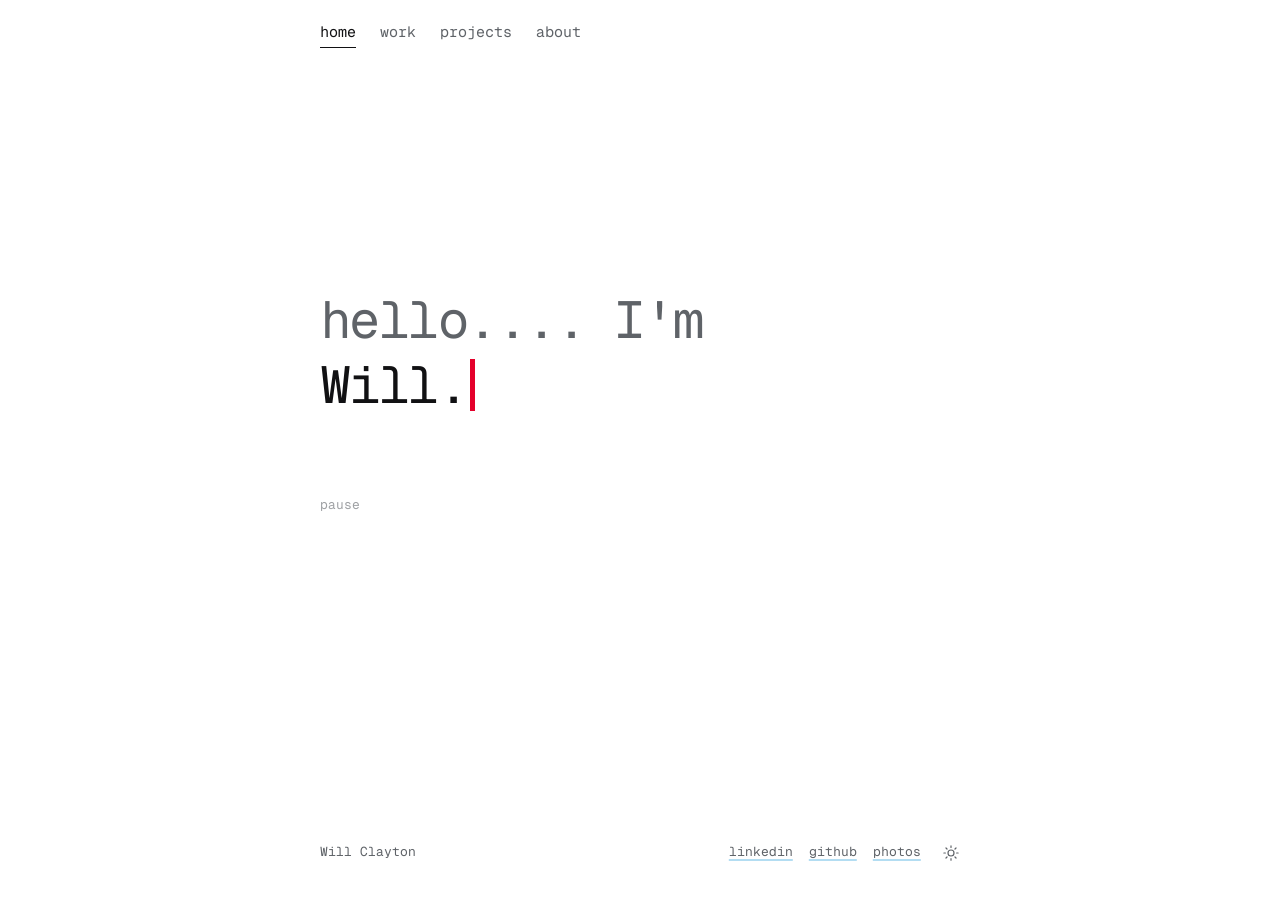
<file: index.html>
<!doctype html>
<html lang="en">
<head>
<meta charset="utf-8">
<meta name="viewport" content="width=device-width, initial-scale=1, viewport-fit=cover">
<title>Will Clayton</title>
<meta name="description" content="Will Clayton, solutions engineer in Chicago. Work, projects and photography.">
<link rel="canonical" href="https://www.willyclayton.com/">
<meta property="og:type" content="profile">
<meta property="og:url" content="https://www.willyclayton.com/">
<meta property="og:title" content="Will Clayton">
<meta property="og:description" content="Work, projects and photography.">
<meta property="og:image" content="https://www.willyclayton.com/assets/og.png">
<meta property="og:image:width" content="1200">
<meta property="og:image:height" content="630">
<meta property="og:image:alt" content="hello.... I'm Will Clayton.">
<meta name="twitter:card" content="summary_large_image">
<meta name="theme-color" content="#ffffff" media="(prefers-color-scheme: light)">
<meta name="theme-color" content="#0b0b0c" media="(prefers-color-scheme: dark)">
<link rel="icon" href="/favicon.ico" sizes="32x32">
<link rel="icon" href="/assets/favicon-192.png" type="image/png" sizes="192x192">
<link rel="icon" href="/assets/favicon-48.png" type="image/png" sizes="48x48">
<link rel="icon" href="/assets/favicon.svg" type="image/svg+xml">
<link rel="apple-touch-icon" href="/assets/apple-touch-icon.png">
<link rel="preload" href="/assets/fonts/geist-mono-latin-wght-normal.woff2" as="font" type="font/woff2" crossorigin>
<link rel="stylesheet" href="/assets/style.css">
<script>
  // Set the theme before first paint so there's no flash.
  (function () {
    try {
      var t = localStorage.getItem('theme');
      if (t === 'light' || t === 'dark') document.documentElement.dataset.theme = t;
    } catch (e) {}
    document.documentElement.classList.add('js');
  })();
</script>
<script type="application/ld+json">
{
  "@context": "https://schema.org",
  "@type": "ProfilePage",
  "mainEntity": {
    "@type": "Person",
    "name": "Will Clayton",
    "url": "https://www.willyclayton.com/",
    "jobTitle": "Solutions Engineer",
    "worksFor": {"@type": "Organization", "name": "Omni Analytics", "url": "https://omni.co/"},
    "alumniOf": {"@type": "CollegeOrUniversity", "name": "Georgia Institute of Technology"},
    "address": {"@type": "PostalAddress", "addressLocality": "Chicago", "addressRegion": "IL", "addressCountry": "US"},
    "sameAs": ["https://www.linkedin.com/in/willuclayton", "https://github.com/willyclayton"]
  }
}
</script>
<script src="/assets/main.js" defer></script>
</head>
<body>
<a class="skip" href="#main">Skip to content</a>

<header class="bar">
  <nav class="tabs" aria-label="Sections">
    <a href="#home" data-tab="home">home</a>
    <a href="#work" data-tab="work">work</a>
    <a href="#projects" data-tab="projects">projects</a>
    <a href="#about" data-tab="about">about</a>
  </nav>
</header>

<main id="main" tabindex="-1">

  <!-- HOME: just the hello. -->
  <section id="home" class="panel" aria-labelledby="home-h">
    <div class="hero">
      <h1 id="home-h" class="type">
        <span class="sr-only">Hello, I'm Will Clayton.</span>
        <span aria-hidden="true">
          <span class="type-static">hello.... I'm</span>
          <span class="type-line" id="typer"><span class="typed">Will.</span><span class="caret"></span><span class="after"></span><span class="rest"></span></span>
        </span>
      </h1>
      <button class="type-toggle" type="button" aria-label="Pause the typing animation">pause</button>
    </div>
  </section>

  <!-- WORK: one line per role; tap for details. -->
  <section id="work" class="panel" data-nosnippet aria-labelledby="work-h">
    <h2 id="work-h" class="panel-title"><span class="sr-only">Work</span><span class="scr" aria-hidden="true">Work</span></h2>

    <div class="rows">
      <details class="row">
        <summary><span class="n">Omni Analytics</span><span class="y">2026–</span></summary>
        <div class="body">
          <ul>
            <li><b>Solutions Engineer</b>, AI analytics platform, Chicago</li>
          </ul>
          <p class="meta"><a href="https://omni.co/">omni.co ↗</a></p>
        </div>
      </details>
      <details class="row">
        <summary><span class="n">Accenture</span><span class="y">2020–26</span></summary>
        <div class="body">
          <p>Data &amp; Applied Intelligence Consultant</p>
          <ul>
            <li><b>Telecom</b>, data pipelines and leadership dashboards</li>
            <li><b>Healthcare</b>, claims testing and savings tracking</li>
            <li><b>Aerospace</b>, systems migration and SAP testing</li>
          </ul>
        </div>
      </details>
      <details class="row">
        <summary><span class="n">Internships</span><span class="y">2018–19</span></summary>
        <div class="body">
          <ul>
            <li><b>Lockheed Martin</b>, operations engineering on the C-130 and F-35</li>
            <li><b>Gulfstream Aerospace</b>, ERP systems for private jets</li>
            <li><b>Brasfield &amp; Gorrie</b>, project management: computer work with a side of manual labor</li>
          </ul>
        </div>
      </details>
      <details class="row">
        <summary><span class="n">Tools</span><span class="y"></span></summary>
        <div class="body"><p>SQL, Python, BigQuery, Airflow, Tableau, Power BI, SAP, Git, Claude Code.</p></div>
      </details>
    </div>

    <h3 class="group">education</h3>
    <div class="rows">
      <details class="row">
        <summary data-buzz><span class="n">Georgia Tech, MS Analytics</span><span class="y">2025</span></summary>
        <div class="body">
          <p>Computational Analytics track. Completed over two and a half years while working full time.</p>
          <ul class="courses">
            <li>Computing for Data Analysis</li>
            <li>Intro to Analytics Modeling</li>
            <li>Business Fundamentals for Analytics</li>
            <li>Data Analytics in Business</li>
            <li>Data &amp; Visual Analytics</li>
            <li>Regression Analysis</li>
            <li>Computational Data Analysis</li>
            <li>Simulation</li>
            <li>Machine Learning for Trading</li>
            <li>Modeling, Simulation &amp; Military Gaming</li>
            <li>Applied Analytics Practicum</li>
          </ul>
        </div>
      </details>
      <details class="row">
        <summary data-buzz><span class="n">Georgia Tech, BS Mech. Eng.</span><span class="y">2019</span></summary>
        <div class="body">
          <p>Certificate in Business Analytics. Men's lacrosse, Beta Theta Pi, Oxford study abroad, Zell Miller Scholarship.</p>
          <ul class="courses">
            <li>Engineering Graphics and Design</li>
            <li>Statics</li>
            <li>Computer Applications</li>
            <li>Creative Decisions and Design</li>
            <li>Dynamics of Rigid Bodies</li>
            <li>Mechanics of Deformable Bodies</li>
            <li>System Dynamics</li>
            <li>Experimental Methodology and Technical Writing</li>
            <li>ME Systems Laboratory</li>
            <li>Design, Materials, and Manufacture</li>
            <li>Thermodynamics</li>
            <li>Fluid Mechanics</li>
            <li>Conduction and Radiation Heat Transfer</li>
            <li>Machine Design</li>
            <li>Circuits and Electronics</li>
            <li>Instrumentation and Electronics Lab</li>
            <li>Essentials of Engineering Economy</li>
            <li>Engineering Materials</li>
            <li>General Chemistry for Engineers</li>
            <li>Physics I and II</li>
            <li>Multivariable Calculus</li>
            <li>Differential Equations</li>
            <li>Probability and Statistics</li>
            <li>Computing for Engineers</li>
          </ul>
        </div>
      </details>
    </div>
  </section>

  <!-- PROJECTS: generated by scripts/gen_projects.py -->
  <section id="projects" class="panel" data-nosnippet aria-labelledby="projects-h">
    <h2 id="projects-h" class="panel-title"><span class="sr-only">Projects</span><span class="scr" aria-hidden="true">Projects</span></h2>

    <h3 class="group first">featured</h3>
    <div class="rows">
      <details class="row proj">
        <summary><img class="thumb" src="/assets/projects/bracket-lab.webp" alt="" width="1152" height="720" decoding="async"><span class="t"><span class="n">The Bracket Lab</span><span class="hook">Six AI models fill out a March Madness bracket and get scored as the games play out.</span></span></summary>
        <div class="body">
          <a class="shot" href="https://the-bracket-lab.vercel.app/"><img src="/assets/projects/bracket-lab.webp" alt="The Bracket Lab screenshot" width="1152" height="720" loading="lazy" decoding="async"></a>
          <dl class="facts"><div><dt>built with</dt><dd>Next.js, Claude, Stripe, Redis</dd></div><div><dt>why</dt><dd>March Madness is unpredictable, which makes it a good test for AI.</dd></div></dl>
          <p class="meta"><a href="https://the-bracket-lab.vercel.app/">open site ↗</a></p>
        </div>
      </details>
      <details class="row proj">
        <summary><img class="thumb" src="/assets/projects/lego-it.webp" alt="" width="1152" height="720" decoding="async"><span class="t"><span class="n">Lego It</span><span class="hook">Pick a Chicago building, or type any idea, and get a brick model with step-by-step instructions.</span></span></summary>
        <div class="body">
          <a class="shot" href="https://lego-it.vercel.app/"><img src="/assets/projects/lego-it.webp" alt="Lego It screenshot" width="1152" height="720" loading="lazy" decoding="async"></a>
          <dl class="facts"><div><dt>built with</dt><dd>React, Three.js, Claude</dd></div><div><dt>why</dt><dd>To turn Chicago landmarks, or any idea, into a set you could actually build.</dd></div></dl>
          <p class="meta"><a href="https://lego-it.vercel.app/">open site ↗</a></p>
        </div>
      </details>
      <details class="row proj">
        <summary><img class="thumb" src="/assets/projects/chicago-time-map.webp" alt="" width="1152" height="720" decoding="async"><span class="t"><span class="n">Chicago Time Map</span><span class="hook">Drag a timeline from 1780 to today and watch Chicago&#x27;s history appear on the map.</span></span></summary>
        <div class="body">
          <a class="shot" href="https://willyclayton.github.io/chicago-history/"><img src="/assets/projects/chicago-time-map.webp" alt="Chicago Time Map screenshot" width="1152" height="720" loading="lazy" decoding="async"></a>
          <dl class="facts"><div><dt>built with</dt><dd>TypeScript, MapLibre</dd></div><div><dt>why</dt><dd>To see Chicago&#x27;s history where it actually happened.</dd></div></dl>
          <p class="meta"><a href="https://willyclayton.github.io/chicago-history/">open site ↗</a></p>
        </div>
      </details>
      <details class="row proj">
        <summary><img class="thumb" src="/assets/projects/golf-fly.webp" alt="" width="1152" height="720" decoding="async"><span class="t"><span class="n">Golf Fly</span><span class="hook">Chicago&#x27;s public golf courses as a 3D yardage book you can spin around.</span></span></summary>
        <div class="body">
          <a class="shot" href="https://willyclayton.github.io/Golf-fly/"><img src="/assets/projects/golf-fly.webp" alt="Golf Fly screenshot" width="1152" height="720" loading="lazy" decoding="async"></a>
          <dl class="facts"><div><dt>built with</dt><dd>Python, OpenStreetMap, lidar</dd></div><div><dt>why</dt><dd>Public courses rarely have a good yardage book.</dd></div></dl>
          <p class="meta"><a href="https://willyclayton.github.io/Golf-fly/">open site ↗</a></p>
        </div>
      </details>
      <details class="row proj">
        <summary><img class="thumb" src="/assets/projects/hockey-atlas.webp" alt="" width="1152" height="720" decoding="async"><span class="t"><span class="n">Hockey Atlas</span><span class="hook">Every hockey team from the NHL to juniors on one map, linked by the players they share.</span></span></summary>
        <div class="body">
          <a class="shot" href="https://willyclayton.github.io/hockey-map/"><img src="/assets/projects/hockey-atlas.webp" alt="Hockey Atlas screenshot" width="1152" height="720" loading="lazy" decoding="async"></a>
          <dl class="facts"><div><dt>built with</dt><dd>D3, TopoJSON, Python, GitHub Actions</dd></div><div><dt>why</dt><dd>To see how the hockey world connects, from the NHL down to juniors.</dd></div></dl>
          <p class="meta"><a href="https://willyclayton.github.io/hockey-map/">open site ↗</a></p>
        </div>
      </details>
    </div>

    <h3 class="group">sports</h3>
    <div class="rows">
      <details class="row proj">
        <summary><span class="t"><span class="n">Masters 2026</span><span class="hook">AI picks, live odds and a bet tracker for the 2026 Masters.</span></span></summary>
        <div class="body">
          <a class="shot" href="https://green-jacket-lab.vercel.app/"><img src="/assets/projects/masters.webp" alt="Masters 2026 screenshot" width="1152" height="720" loading="lazy" decoding="async"></a>
          <dl class="facts"><div><dt>built with</dt><dd>Next.js, odds API, ESPN</dd></div><div><dt>why</dt><dd>To follow the tournament and research bets.</dd></div></dl>
          <p class="meta"><a href="https://green-jacket-lab.vercel.app/">open site ↗</a></p>
        </div>
      </details>
      <details class="row proj">
        <summary><span class="t"><span class="n">Braves</span><span class="hook">A clean Braves app: lineup, standings and schedule, updated every morning.</span></span></summary>
        <div class="body">
          <a class="shot" href="https://braves-app.vercel.app"><img src="/assets/projects/braves.webp" alt="Braves screenshot" width="1152" height="720" loading="lazy" decoding="async"></a>
          <dl class="facts"><div><dt>built with</dt><dd>Expo, React Native, GitHub Actions</dd></div><div><dt>why</dt><dd>The Braves essentials without a big sports app.</dd></div></dl>
          <p class="meta"><a href="https://braves-app.vercel.app">open site ↗</a></p>
        </div>
      </details>
      <details class="row proj">
        <summary><span class="t"><span class="n">SyncCast</span><span class="hook">Watch the Braves on TV with the radio call lined up to the picture.</span></span></summary>
        <div class="body">
          <a class="shot" href="https://braves-sync.vercel.app"><img src="/assets/projects/synccast.webp" alt="SyncCast screenshot" width="1152" height="720" loading="lazy" decoding="async"></a>
          <dl class="facts"><div><dt>built with</dt><dd>Next.js, Web Audio API</dd></div><div><dt>why</dt><dd>To watch the TV broadcast with the radio call.</dd></div></dl>
          <p class="meta"><a href="https://braves-sync.vercel.app">open site ↗</a></p>
        </div>
      </details>
      <details class="row proj">
        <summary><span class="t"><span class="n">GT Football 2026</span><span class="hook">Georgia Tech&#x27;s roster, depth chart and playbook in one app.</span></span></summary>
        <div class="body">
          <a class="shot" href="https://gt-football.vercel.app"><img src="/assets/projects/gt-football.webp" alt="GT Football 2026 screenshot" width="1152" height="720" loading="lazy" decoding="async"></a>
          <dl class="facts"><div><dt>built with</dt><dd>Expo, React Native</dd></div><div><dt>why</dt><dd>Most fan apps are paywalled or full of ads.</dd></div></dl>
          <p class="meta"><a href="https://gt-football.vercel.app">open site ↗</a></p>
        </div>
      </details>
      <details class="row proj">
        <summary><span class="t"><span class="n">Georgia Swarm</span><span class="hook">Scores, roster and highlights for Atlanta&#x27;s pro lacrosse team.</span></span></summary>
        <div class="body">
          <a class="shot" href="https://georgia-swarm.vercel.app/"><img src="/assets/projects/georgia-swarm.webp" alt="Georgia Swarm screenshot" width="1152" height="720" loading="lazy" decoding="async"></a>
          <dl class="facts"><div><dt>built with</dt><dd>Next.js, GitHub Actions</dd></div><div><dt>why</dt><dd>The NLL has no good app for following one team. Idea from Johnny U.</dd></div></dl>
          <p class="meta"><a href="https://georgia-swarm.vercel.app/">open site ↗</a></p>
        </div>
      </details>
      <details class="row proj">
        <summary><span class="t"><span class="n">NHL Goal Graph</span><span class="hook">Pick any two NHL players and see how they connect through goals.</span></span></summary>
        <div class="body">
          <a class="shot" href="https://nhl-goal-graph.vercel.app"><img src="/assets/projects/nhl-goal-graph.webp" alt="NHL Goal Graph screenshot" width="1152" height="720" loading="lazy" decoding="async"></a>
          <dl class="facts"><div><dt>built with</dt><dd>Next.js, D3</dd></div><div><dt>why</dt><dd>To see how any two players connect through goals.</dd></div></dl>
          <p class="meta"><a href="https://nhl-goal-graph.vercel.app">open site ↗</a></p>
        </div>
      </details>
      <details class="row proj">
        <summary><span class="t"><span class="n">MLB Live Stats</span><span class="hook">Tap any player for live numbers and a stat you didn&#x27;t know.</span></span></summary>
        <div class="body">
          <a class="shot" href="https://mlb-player-stats-live.vercel.app"><img src="/assets/projects/mlb-live.webp" alt="MLB Live Stats screenshot" width="1152" height="720" loading="lazy" decoding="async"></a>
          <dl class="facts"><div><dt>built with</dt><dd>Next.js, MLB Stats API</dd></div><div><dt>why</dt><dd>A fun stat for whoever&#x27;s at the plate.</dd></div></dl>
          <p class="meta"><a href="https://mlb-player-stats-live.vercel.app">open site ↗</a></p>
        </div>
      </details>
      <details class="row proj">
        <summary><span class="t"><span class="n">ECHL Bracket</span><span class="hook">The 2026 Kelly Cup playoffs, all in one bracket.</span></span></summary>
        <div class="body">
          <a class="shot" href="https://echl-bracket.vercel.app"><img src="/assets/projects/echl.webp" alt="ECHL Bracket screenshot" width="1152" height="720" loading="lazy" decoding="async"></a>
          <dl class="facts"><div><dt>built with</dt><dd>HTML, Vercel</dd></div><div><dt>why</dt><dd>To follow the Kelly Cup in one place.</dd></div></dl>
          <p class="meta"><a href="https://echl-bracket.vercel.app">open site ↗</a></p>
        </div>
      </details>
    </div>

    <h3 class="group">maps &amp; travel</h3>
    <div class="rows">
      <details class="row proj">
        <summary><span class="t"><span class="n">Only Trains</span><span class="hook">Pick two points anywhere and get there using only trains and walking.</span></span></summary>
        <div class="body">
          <a class="shot" href="https://only-trains.vercel.app/"><img src="/assets/projects/only-trains.webp" alt="Only Trains screenshot" width="1152" height="720" loading="lazy" decoding="async"></a>
          <dl class="facts"><div><dt>built with</dt><dd>Next.js, MapLibre, Transitous</dd></div><div><dt>why</dt><dd>To see how far trains alone can take you.</dd></div></dl>
          <p class="meta"><a href="https://only-trains.vercel.app/">open site ↗</a></p>
        </div>
      </details>
      <details class="row proj">
        <summary><span class="t"><span class="n">Carrier Tracker</span><span class="hook">See where the USS George Washington is right now.</span></span></summary>
        <div class="body">
          <a class="shot" href="https://navy-ship-tracker.vercel.app"><img src="/assets/projects/carrier-tracker.webp" alt="Carrier Tracker screenshot" width="1152" height="720" loading="lazy" decoding="async"></a>
          <dl class="facts"><div><dt>built with</dt><dd>Next.js, Leaflet, daily cron</dd></div><div><dt>why</dt><dd>Fleet reports are hard to read. This puts them on a map.</dd></div></dl>
          <p class="meta"><a href="https://navy-ship-tracker.vercel.app">open site ↗</a></p>
        </div>
      </details>
      <details class="row proj">
        <summary><span class="t"><span class="n">Flightly</span><span class="hook">Track your trips like Flighty Pro, for free.</span></span></summary>
        <div class="body">
          <a class="shot" href="https://flightly-seven.vercel.app"><img src="/assets/projects/flightly.webp" alt="Flightly screenshot" width="1152" height="720" loading="lazy" decoding="async"></a>
          <dl class="facts"><div><dt>built with</dt><dd>Next.js, Leaflet</dd></div><div><dt>why</dt><dd>Flighty Pro features without the subscription.</dd></div></dl>
          <p class="meta"><a href="https://flightly-seven.vercel.app">open site ↗</a></p>
        </div>
      </details>
      <details class="row proj">
        <summary><span class="t"><span class="n">Flight Aware</span><span class="hook">A live map of the planes in the sky, free to run.</span></span></summary>
        <div class="body">
          <a class="shot" href="https://flight-aware.onrender.com/"><img src="/assets/projects/flight-aware.webp" alt="Flight Aware screenshot" width="1152" height="720" loading="lazy" decoding="async"></a>
          <dl class="facts"><div><dt>built with</dt><dd>React, Leaflet, ADS-B data</dd></div><div><dt>why</dt><dd>FlightAware premium map features, free to run.</dd></div></dl>
          <p class="meta"><a href="https://flight-aware.onrender.com/">open site ↗</a></p>
        </div>
      </details>
      <details class="row proj">
        <summary><span class="t"><span class="n">All My Flights</span><span class="hook">Log every flight you&#x27;ve taken and see your stats and routes.</span></span></summary>
        <div class="body">
          <a class="shot" href="https://all-my-flights.vercel.app/"><img src="/assets/projects/all-my-flights.webp" alt="All My Flights screenshot" width="1152" height="720" loading="lazy" decoding="async"></a>
          <dl class="facts"><div><dt>built with</dt><dd>Next.js, Recharts</dd></div><div><dt>why</dt><dd>A free, private take on a Flighty-style log.</dd></div></dl>
          <p class="meta"><a href="https://all-my-flights.vercel.app/">open site ↗</a></p>
        </div>
      </details>
    </div>

    <h3 class="group">chicago</h3>
    <div class="rows">
      <details class="row proj">
        <summary><span class="t"><span class="n">Chi This Week</span><span class="hook">What&#x27;s worth doing in Chicago this week, with the weather flagged.</span></span></summary>
        <div class="body">
          <a class="shot" href="https://chi-planner.vercel.app"><img src="/assets/projects/chi-this-week.webp" alt="Chi This Week screenshot" width="1152" height="720" loading="lazy" decoding="async"></a>
          <dl class="facts"><div><dt>built with</dt><dd>Python, Open-Meteo</dd></div><div><dt>why</dt><dd>Event sites show everything. This shows only what I care about.</dd></div></dl>
          <p class="meta"><a href="https://chi-planner.vercel.app">open site ↗</a></p>
        </div>
      </details>
      <details class="row proj">
        <summary><span class="t"><span class="n">Spire</span><span class="hook">Point your phone at the skyline to learn what each building is.</span></span></summary>
        <div class="body">
          <a class="shot" href="https://spire-phi.vercel.app"><img src="/assets/projects/spire.webp" alt="Spire screenshot" width="1152" height="720" loading="lazy" decoding="async"></a>
          <dl class="facts"><div><dt>built with</dt><dd>React, MapLibre, phone sensors</dd></div><div><dt>why</dt><dd>To answer &quot;what is that building?&quot;</dd></div></dl>
          <p class="meta"><a href="https://spire-phi.vercel.app">open site ↗</a></p>
        </div>
      </details>
      <details class="row proj">
        <summary><span class="t"><span class="n">Wall Dashboard</span><span class="hook">Trains, weather and scores on a tablet by the door.</span></span></summary>
        <div class="body">
          <a class="shot" href="https://effortless-parfait-18ceea.netlify.app/"><img src="/assets/projects/wall-dashboard.webp" alt="Wall Dashboard screenshot" width="1152" height="720" loading="lazy" decoding="async"></a>
          <dl class="facts"><div><dt>built with</dt><dd>HTML, CTA API</dd></div><div><dt>why</dt><dd>A use for an old Android tablet.</dd></div></dl>
          <p class="meta"><a href="https://effortless-parfait-18ceea.netlify.app/">open site ↗</a></p>
        </div>
      </details>
    </div>

    <h3 class="group">tools &amp; ideas</h3>
    <div class="rows">
      <details class="row proj">
        <summary><span class="t"><span class="n">Movie Recommender</span><span class="hook">Answer a few picture questions and get a movie for your mood.</span></span></summary>
        <div class="body">
          <a class="shot" href="https://movie-picker-seven-gilt.vercel.app"><img src="/assets/projects/movie.webp" alt="Movie Recommender screenshot" width="1152" height="720" loading="lazy" decoding="async"></a>
          <dl class="facts"><div><dt>built with</dt><dd>Next.js, TMDB</dd></div><div><dt>why</dt><dd>Most recommenders ask what you watched, not how you feel.</dd></div></dl>
          <p class="meta"><a href="https://movie-picker-seven-gilt.vercel.app">open site ↗</a></p>
        </div>
      </details>
      <details class="row proj">
        <summary><span class="t"><span class="n">Beer Style Atlas</span><span class="hook">Every beer style on one map of where it came from.</span></span></summary>
        <div class="body">
          <a class="shot" href="https://willyclayton.github.io/beer/"><img src="/assets/projects/beer.webp" alt="Beer Style Atlas screenshot" width="1152" height="720" loading="lazy" decoding="async"></a>
          <dl class="facts"><div><dt>built with</dt><dd>D3, GitHub Pages</dd></div><div><dt>why</dt><dd>To see where IPA, stout and the rest came from.</dd></div></dl>
          <p class="meta"><a href="https://willyclayton.github.io/beer/">open site ↗</a></p>
        </div>
      </details>
      <details class="row proj">
        <summary><span class="t"><span class="n">Song Pics</span><span class="hook">Watch a song&#x27;s lyrics turn into pictures as it plays.</span></span></summary>
        <div class="body">
          <a class="shot" href="https://willyclayton.github.io/song-pics/"><img src="/assets/projects/song-pics.webp" alt="Song Pics screenshot" width="1152" height="720" loading="lazy" decoding="async"></a>
          <dl class="facts"><div><dt>built with</dt><dd>JavaScript, LRCLIB lyrics, YouTube</dd></div><div><dt>why</dt><dd>To turn lyrics into something you watch.</dd></div></dl>
          <p class="meta"><a href="https://willyclayton.github.io/song-pics/">open site ↗</a></p>
        </div>
      </details>
      <details class="row proj">
        <summary><span class="t"><span class="n">Trading Bot</span><span class="hook">A paper-trading simulator that proposes trades for you to approve.</span></span></summary>
        <div class="body">
          <a class="shot" href="https://trading-bot-alpha-wine.vercel.app"><img src="/assets/projects/trading-bot.webp" alt="Trading Bot screenshot" width="1152" height="720" loading="lazy" decoding="async"></a>
          <dl class="facts"><div><dt>built with</dt><dd>Python, Vercel</dd></div><div><dt>why</dt><dd>To test the plan on paper first.</dd></div></dl>
          <p class="meta"><a href="https://trading-bot-alpha-wine.vercel.app">open site ↗</a></p>
        </div>
      </details>
      <details class="row proj">
        <summary><span class="t"><span class="n">Trade Assistant</span><span class="hook">A live checklist that tells a trader when the conditions line up.</span></span></summary>
        <div class="body">
          <a class="shot" href="https://matt-trading.onrender.com/"><img src="/assets/projects/trade-assistant.webp" alt="Trade Assistant screenshot" width="1152" height="720" loading="lazy" decoding="async"></a>
          <dl class="facts"><div><dt>built with</dt><dd>Python, Render</dd></div><div><dt>why</dt><dd>To keep the trading rules in front of you before every entry.</dd></div></dl>
          <p class="meta"><a href="https://matt-trading.onrender.com/">open site ↗</a></p>
        </div>
      </details>
      <details class="row proj">
        <summary><span class="t"><span class="n">FilterDrop</span><span class="hook">The right AC filter, shipped to your door on schedule.</span></span></summary>
        <div class="body">
          <a class="shot" href="https://dad-idea.vercel.app"><img src="/assets/projects/filterdrop.webp" alt="FilterDrop screenshot" width="1152" height="720" loading="lazy" decoding="async"></a>
          <dl class="facts"><div><dt>built with</dt><dd>Next.js, Supabase, Stripe</dd></div><div><dt>why</dt><dd>My dad&#x27;s business idea.</dd></div></dl>
          <p class="meta"><a href="https://dad-idea.vercel.app">open site ↗</a></p>
        </div>
      </details>
    </div>

    <h3 class="group"><svg class="ico" viewBox="0 0 24 24" aria-hidden="true" focusable="false"><path d="M4 8h3l1.5-2h7L17 8h3a1 1 0 0 1 1 1v9a1 1 0 0 1-1 1H4a1 1 0 0 1-1-1V9a1 1 0 0 1 1-1Z"/><circle cx="12" cy="13" r="3.5"/></svg>photography</h3>
    <div class="rows">
      <details class="row proj">
        <summary><span class="t"><span class="n">Photography</span><span class="hook">146 photos from trips, on a wall and a map.</span></span></summary>
        <div class="body">
          <a class="shot" href="https://photos.willyclayton.com"><img src="/assets/projects/photography.webp" alt="Photography screenshot" width="1152" height="720" loading="lazy" decoding="async"></a>
          <dl class="facts"><div><dt>built with</dt><dd>Cloudflare Pages</dd></div><div><dt>why</dt><dd>My semi-professional attempt at a photography site.</dd></div></dl>
          <p class="meta"><a href="https://photos.willyclayton.com">open site ↗</a></p>
        </div>
      </details>
    </div>
  </section>

  <!-- ABOUT -->
  <section id="about" class="panel" data-nosnippet aria-labelledby="about-h">
    <h2 id="about-h" class="panel-title"><span class="sr-only">About</span><span class="scr" aria-hidden="true">About</span></h2>
    <p class="bio">I love to learn and tinker with new things.</p>

    <div class="rows">
      <details class="row">
        <summary><span class="n">More about me</span><span class="y"></span></summary>
        <div class="body"><p>Based in Chicago. Golf, the Braves, Georgia Tech sports, skiing, photography and woodworking. I built this site to tell people "yeah, I've got a website."</p></div>
      </details>
      <details class="row">
        <summary><span class="n">What people say</span><span class="y"></span></summary>
        <div class="body quotes">
          <ul class="quote-list">
            <li><blockquote>"Works with data. Builds things. Talks about it at a normal volume. Rare."</blockquote><p class="who">The Internet</p></li>
            <li><blockquote>"I asked him to build me a dashboard and he came back with a full AI-powered bracket prediction platform. I just needed a bar chart."</blockquote><p class="who">Unnamed Stakeholder</p></li>
            <li><blockquote>"I don't know what he does but he's very convincing about it."</blockquote><p class="who">His Dad</p></li>
            <li><blockquote>"Will has skills. Multiple, even."</blockquote><p class="who">A Reference Who Was Not Prepped</p></li>
            <li><blockquote>"Invited him on a camping trip. He brought a portable monitor."</blockquote><p class="who">A College Buddy</p></li>
            <li><blockquote>"Will Clayton is, without question, one of the data consultants of all time."</blockquote><p class="who">A Very Real Person</p></li>
            <li><blockquote>"Survived Georgia Tech's analytics program while working full time. Still can't parallel park."</blockquote><p class="who">His Wife</p></li>
            <li><blockquote>"Built a spreadsheet ranking every Ikon Pass mountain by 'value per vertical foot.' Still goes to the same three."</blockquote><p class="who">A Travel Companion</p></li>
            <li><blockquote>"He knows the Braves' entire 40-man roster but not his neighbor's name."</blockquote><p class="who">His Apartment Building</p></li>
            <li><blockquote>"Spent 40 minutes on the practice green and called it 'calibration.'"</blockquote><p class="who">The Group Behind Him</p></li>
          </ul>
          <p class="fine">100% real. Definitely not written by the site owner.</p>
        </div>
      </details>
    </div>

    <div class="reach">
      <p><mark class="hl">If you've made it this far and you don't know me, you should reach out.</mark></p>
      <ul class="reach-links">
        <li><a href="https://www.linkedin.com/in/willuclayton"><svg class="logo" viewBox="0 0 24 24" aria-hidden="true" focusable="false"><path d="M20.45 20.45h-3.56v-5.57c0-1.33-.02-3.04-1.85-3.04-1.85 0-2.14 1.45-2.14 2.94v5.67H9.34V9h3.42v1.56h.05c.48-.9 1.64-1.85 3.37-1.85 3.6 0 4.27 2.37 4.27 5.46v6.28ZM5.34 7.43a2.06 2.06 0 1 1 0-4.13 2.06 2.06 0 0 1 0 4.13ZM7.12 20.45H3.56V9h3.56v11.45ZM22.22 0H1.77C.79 0 0 .77 0 1.73v20.54C0 23.23.79 24 1.77 24h20.45c.98 0 1.78-.77 1.78-1.73V1.73C24 .77 23.2 0 22.22 0Z"/></svg>LinkedIn</a></li>
        <li><a href="https://github.com/willyclayton"><svg class="logo" viewBox="0 0 24 24" aria-hidden="true" focusable="false"><path d="M12 .5C5.65.5.5 5.65.5 12c0 5.08 3.29 9.39 7.86 10.91.58.11.79-.25.79-.56v-2c-3.2.7-3.87-1.37-3.87-1.37-.52-1.33-1.28-1.69-1.28-1.69-1.05-.72.08-.7.08-.7 1.16.08 1.77 1.19 1.77 1.19 1.03 1.77 2.7 1.26 3.36.96.1-.75.4-1.26.73-1.55-2.55-.29-5.24-1.28-5.24-5.68 0-1.26.45-2.28 1.19-3.09-.12-.29-.52-1.46.11-3.05 0 0 .97-.31 3.17 1.18a11 11 0 0 1 5.77 0c2.2-1.49 3.17-1.18 3.17-1.18.63 1.59.23 2.76.11 3.05.74.81 1.19 1.83 1.19 3.09 0 4.41-2.69 5.38-5.25 5.67.41.36.78 1.06.78 2.14v3.17c0 .31.21.67.8.56A11.5 11.5 0 0 0 23.5 12C23.5 5.65 18.35.5 12 .5Z"/></svg>GitHub</a></li>
      </ul>
    </div>
  </section>
</main>

<footer class="foot">
  <span>Will Clayton</span>
  <span class="foot-links">
    <a href="https://www.linkedin.com/in/willuclayton">linkedin</a>
    <a href="https://github.com/willyclayton">github</a>
    <a href="https://photos.willyclayton.com">photos</a>
    <button class="theme" type="button" aria-label="Switch to dark mode" title="Switch theme">
      <svg viewBox="0 0 24 24" aria-hidden="true" focusable="false"><g class="sun"><circle cx="12" cy="12" r="4"/><path d="M12 2.5v2M12 19.5v2M2.5 12h2M19.5 12h2M5.3 5.3l1.4 1.4M17.3 17.3l1.4 1.4M5.3 18.7l1.4-1.4M17.3 6.7l1.4-1.4"/></g><path class="moon" d="M20 14.5A8 8 0 0 1 9.5 4a8 8 0 1 0 10.5 10.5Z"/></svg>
    </button>
  </span>
</footer>
</body>
</html>
</file>
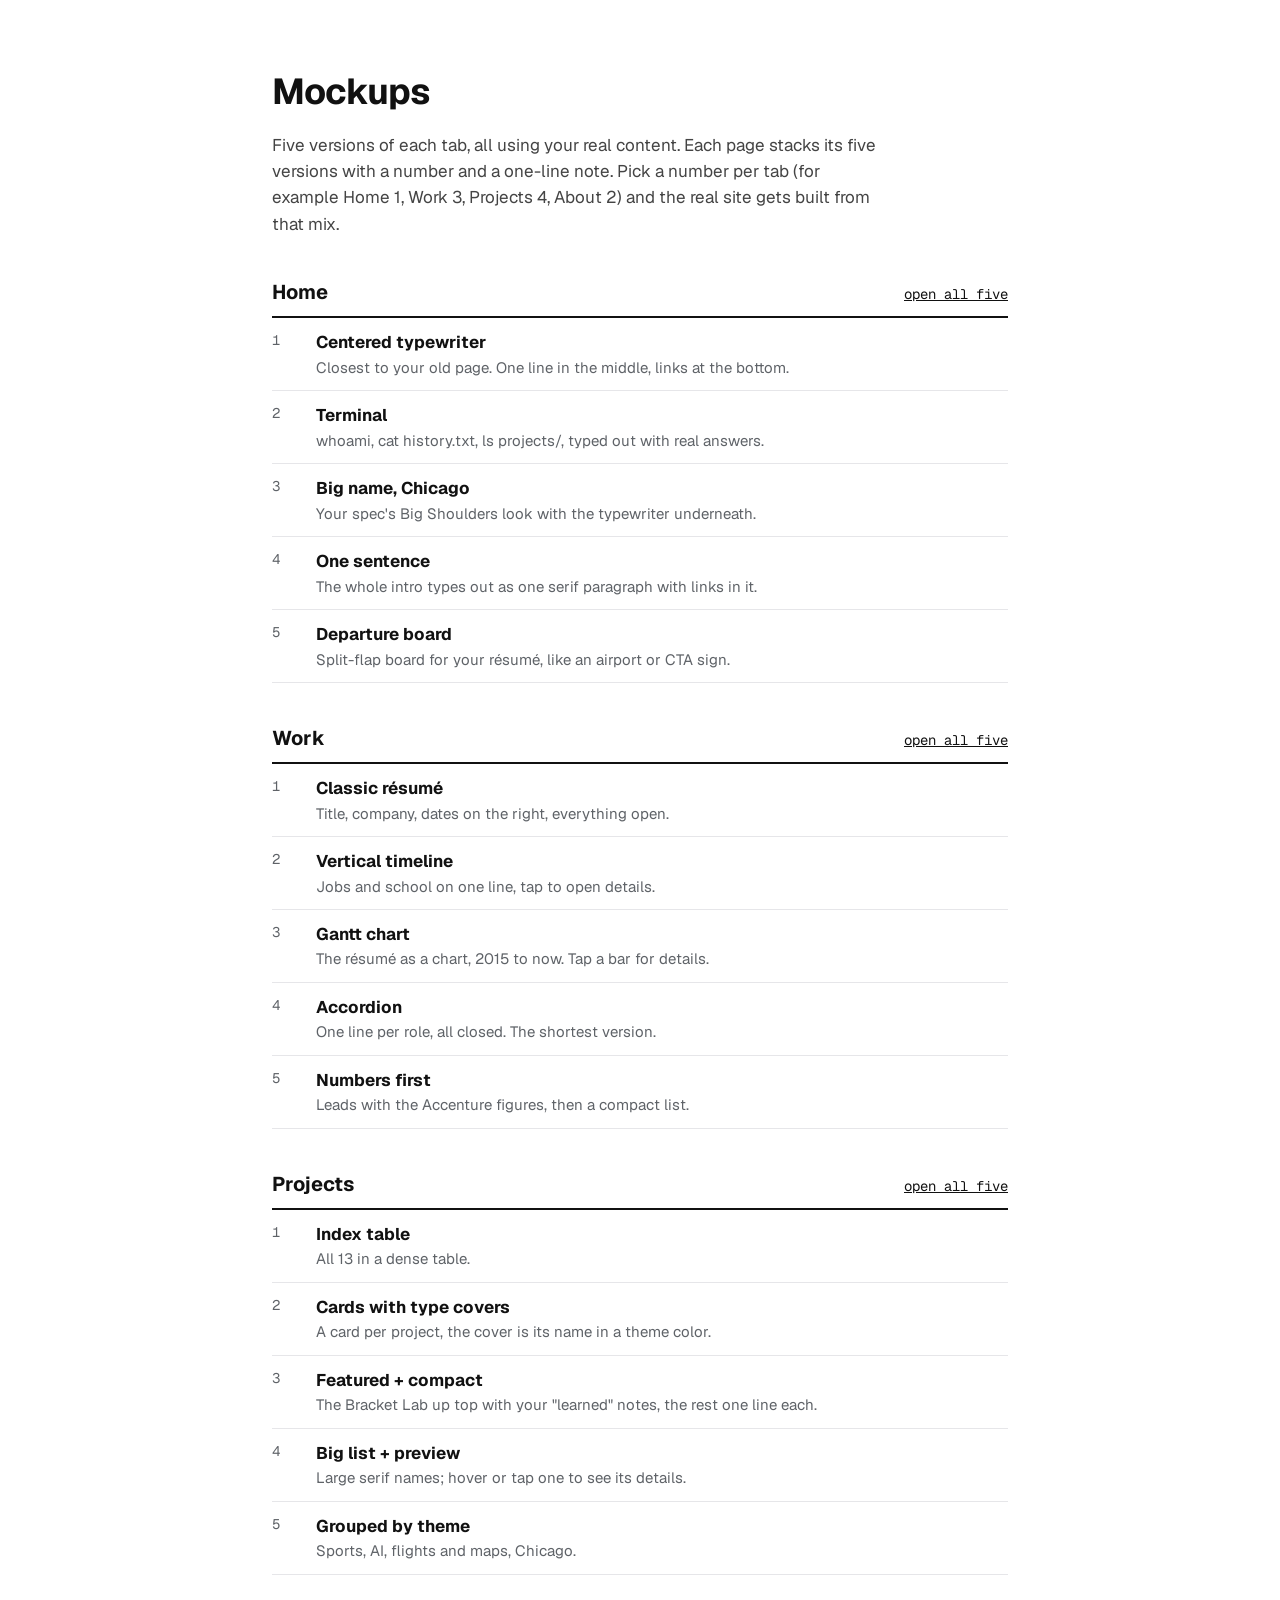
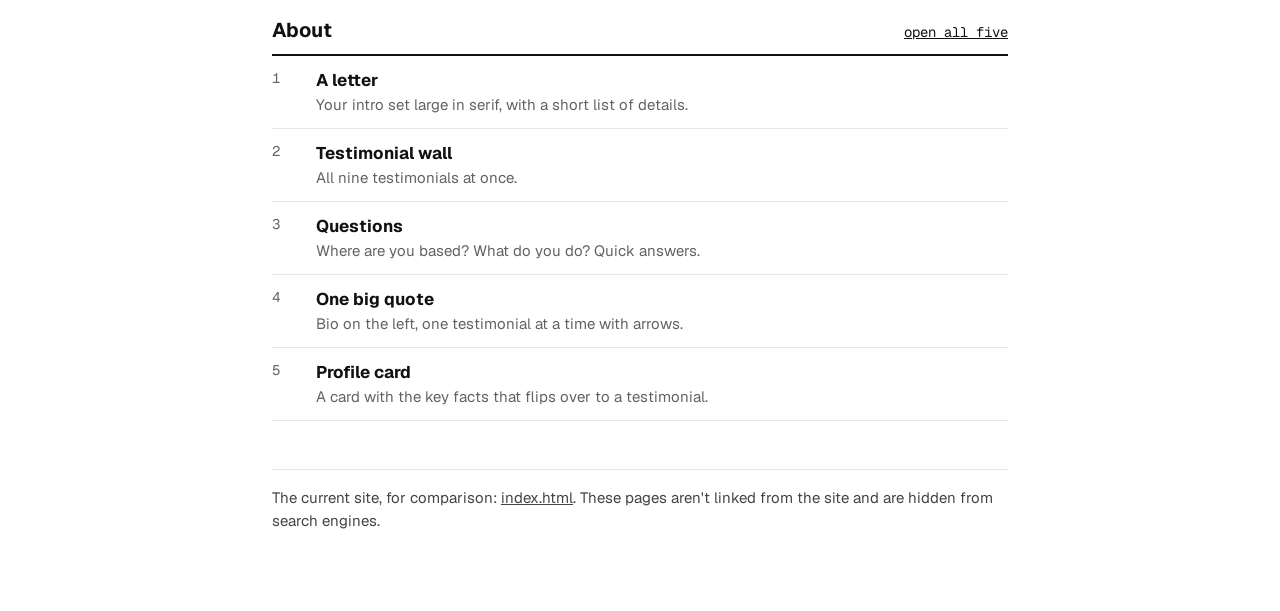
<file: mockups/index.html>
<!doctype html>
<html lang="en">
<head>
<meta charset="utf-8">
<meta name="viewport" content="width=device-width, initial-scale=1">
<meta name="robots" content="noindex">
<title>Mockups</title>
<style>
@font-face { font-family: "Geist"; src: url(fonts/geist.woff2) format("woff2"); font-weight: 100 900; font-display: swap; }
@font-face { font-family: "Geist Mono"; src: url(fonts/geist-mono.woff2) format("woff2"); font-weight: 100 900; font-display: swap; }
* { box-sizing: border-box; }
body { margin: 0; background: #fff; color: #111; font: 400 1.0625rem/1.55 "Geist", system-ui, sans-serif; -webkit-font-smoothing: antialiased; }
main { max-width: 52rem; margin: 0 auto; padding: clamp(2rem, 6vw, 4rem) clamp(1.25rem, 5vw, 3rem) 4rem; }
h1 { margin: 0; font-size: clamp(1.75rem, 4vw, 2.25rem); letter-spacing: -.03em; }
.intro { margin: .75rem 0 0; max-width: 38rem; color: #444; }
section { margin-top: 2.5rem; }
h2 { display: flex; justify-content: space-between; align-items: baseline; margin: 0; padding-bottom: .5rem; border-bottom: 2px solid #111; font-size: 1.25rem; }
h2 a { font: 400 .875rem/1 "Geist Mono", monospace; }
ol { margin: 0; padding: 0; list-style: none; }
li a { display: grid; grid-template-columns: 2rem minmax(0, 1fr); gap: .75rem; padding: .7rem 0; border-bottom: 1px solid #e6e6e9; text-decoration: none; color: inherit; }
li a:hover b { text-decoration: underline; text-decoration-color: #b3ddf2; text-decoration-thickness: .16em; text-underline-offset: .2em; }
li .n { font: 400 .875rem/1.6 "Geist Mono", monospace; color: #5f6368; }
li span span { display: block; color: #5f6368; font-size: .9375rem; }
a { color: inherit; }
.note { margin-top: 3rem; padding-top: 1rem; border-top: 1px solid #e6e6e9; font-size: .9375rem; color: #444; }
</style>
</head>
<body>
<main>
  <h1>Mockups</h1>
  <p class="intro">Five versions of each tab, all using your real content. Each page stacks its five versions with a number and a one-line note. Pick a number per tab (for example Home 1, Work 3, Projects 4, About 2) and the real site gets built from that mix.</p>

  <section>
    <h2>Home <a href="home.html">open all five</a></h2>
    <ol>
      <li><a href="home.html#v1"><span class="n">1</span><span><b>Centered typewriter</b><span>Closest to your old page. One line in the middle, links at the bottom.</span></span></a></li>
      <li><a href="home.html#v2"><span class="n">2</span><span><b>Terminal</b><span>whoami, cat history.txt, ls projects/, typed out with real answers.</span></span></a></li>
      <li><a href="home.html#v3"><span class="n">3</span><span><b>Big name, Chicago</b><span>Your spec's Big Shoulders look with the typewriter underneath.</span></span></a></li>
      <li><a href="home.html#v4"><span class="n">4</span><span><b>One sentence</b><span>The whole intro types out as one serif paragraph with links in it.</span></span></a></li>
      <li><a href="home.html#v5"><span class="n">5</span><span><b>Departure board</b><span>Split-flap board for your résumé, like an airport or CTA sign.</span></span></a></li>
    </ol>
  </section>

  <section>
    <h2>Work <a href="work.html">open all five</a></h2>
    <ol>
      <li><a href="work.html#v1"><span class="n">1</span><span><b>Classic résumé</b><span>Title, company, dates on the right, everything open.</span></span></a></li>
      <li><a href="work.html#v2"><span class="n">2</span><span><b>Vertical timeline</b><span>Jobs and school on one line, tap to open details.</span></span></a></li>
      <li><a href="work.html#v3"><span class="n">3</span><span><b>Gantt chart</b><span>The résumé as a chart, 2015 to now. Tap a bar for details.</span></span></a></li>
      <li><a href="work.html#v4"><span class="n">4</span><span><b>Accordion</b><span>One line per role, all closed. The shortest version.</span></span></a></li>
      <li><a href="work.html#v5"><span class="n">5</span><span><b>Numbers first</b><span>Leads with the Accenture figures, then a compact list.</span></span></a></li>
    </ol>
  </section>

  <section>
    <h2>Projects <a href="projects.html">open all five</a></h2>
    <ol>
      <li><a href="projects.html#v1"><span class="n">1</span><span><b>Index table</b><span>All 13 in a dense table.</span></span></a></li>
      <li><a href="projects.html#v2"><span class="n">2</span><span><b>Cards with type covers</b><span>A card per project, the cover is its name in a theme color.</span></span></a></li>
      <li><a href="projects.html#v3"><span class="n">3</span><span><b>Featured + compact</b><span>The Bracket Lab up top with your "learned" notes, the rest one line each.</span></span></a></li>
      <li><a href="projects.html#v4"><span class="n">4</span><span><b>Big list + preview</b><span>Large serif names; hover or tap one to see its details.</span></span></a></li>
      <li><a href="projects.html#v5"><span class="n">5</span><span><b>Grouped by theme</b><span>Sports, AI, flights and maps, Chicago.</span></span></a></li>
    </ol>
  </section>

  <section>
    <h2>About <a href="about.html">open all five</a></h2>
    <ol>
      <li><a href="about.html#v1"><span class="n">1</span><span><b>A letter</b><span>Your intro set large in serif, with a short list of details.</span></span></a></li>
      <li><a href="about.html#v2"><span class="n">2</span><span><b>Testimonial wall</b><span>All nine testimonials at once.</span></span></a></li>
      <li><a href="about.html#v3"><span class="n">3</span><span><b>Questions</b><span>Where are you based? What do you do? Quick answers.</span></span></a></li>
      <li><a href="about.html#v4"><span class="n">4</span><span><b>One big quote</b><span>Bio on the left, one testimonial at a time with arrows.</span></span></a></li>
      <li><a href="about.html#v5"><span class="n">5</span><span><b>Profile card</b><span>A card with the key facts that flips over to a testimonial.</span></span></a></li>
    </ol>
  </section>

  <p class="note">The current site, for comparison: <a href="../index.html">index.html</a>. These pages aren't linked from the site and are hidden from search engines.</p>
</main>
</body>
</html>
</file>
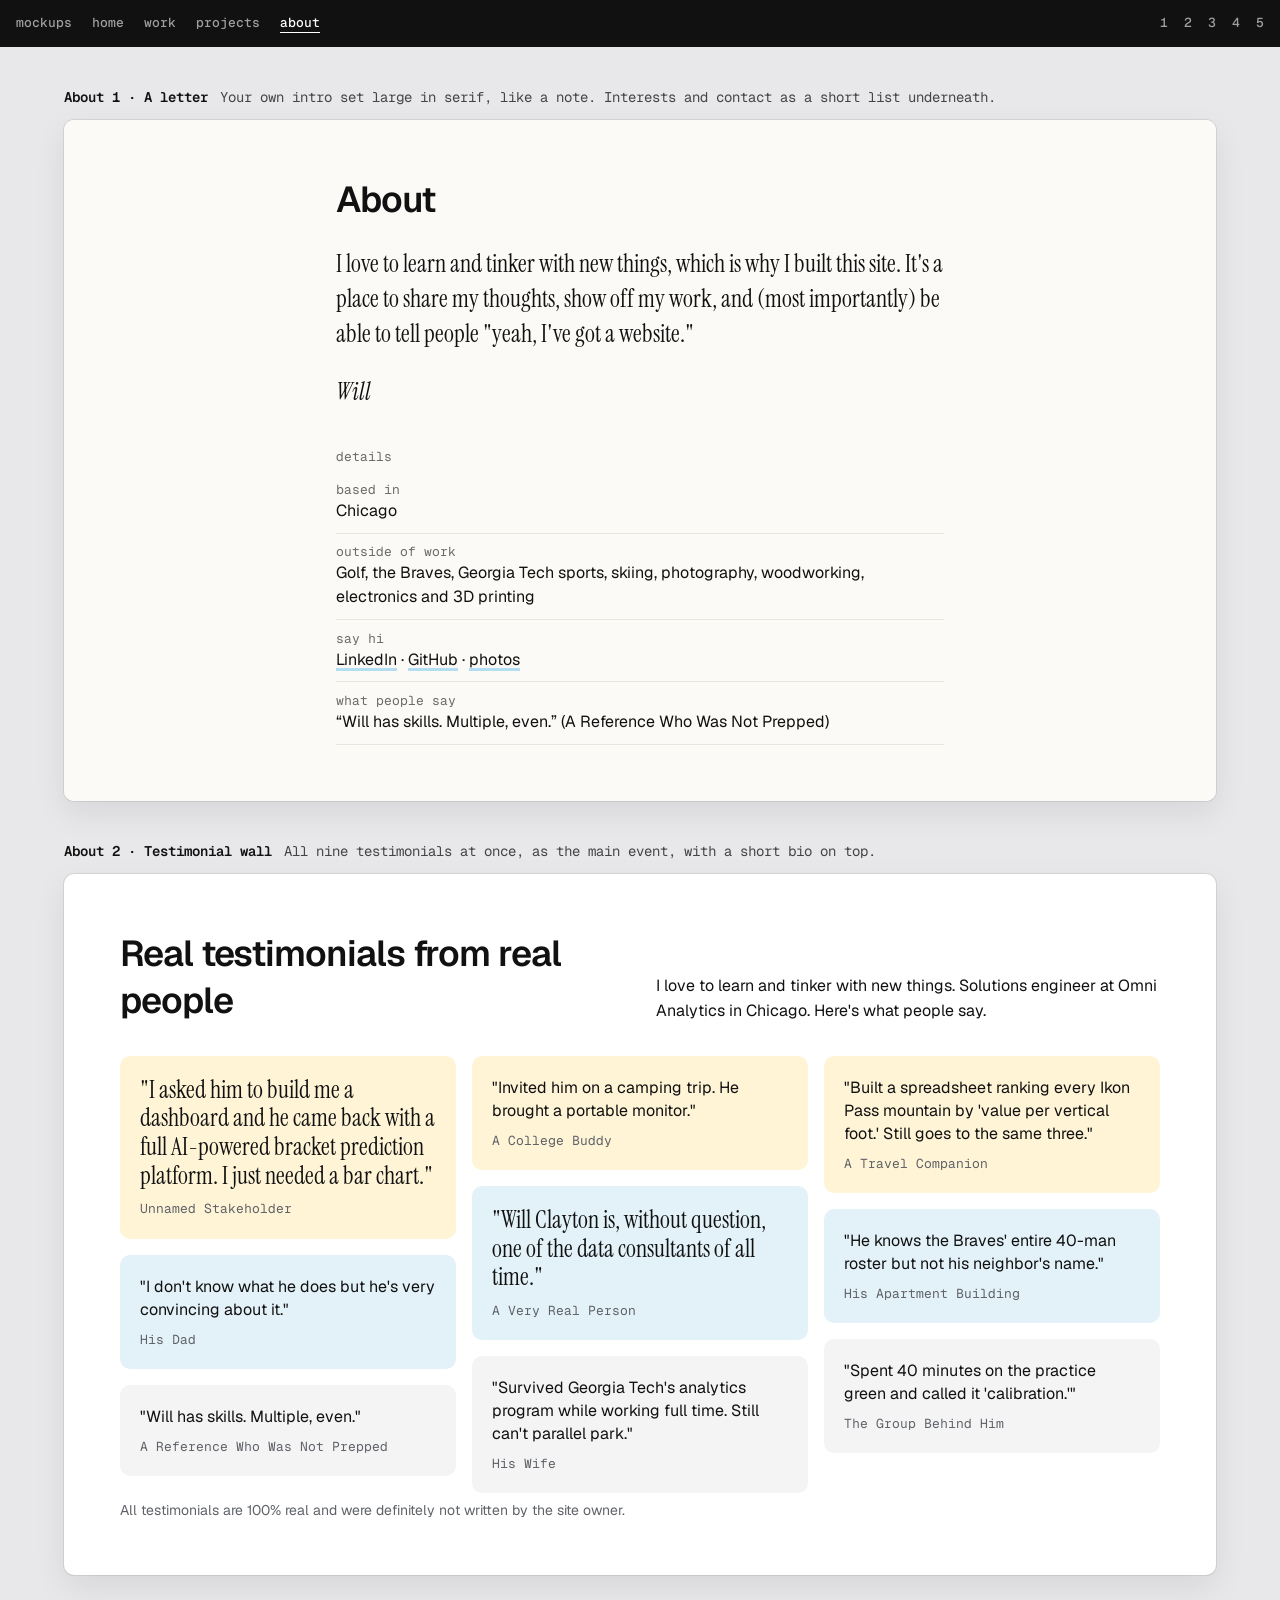
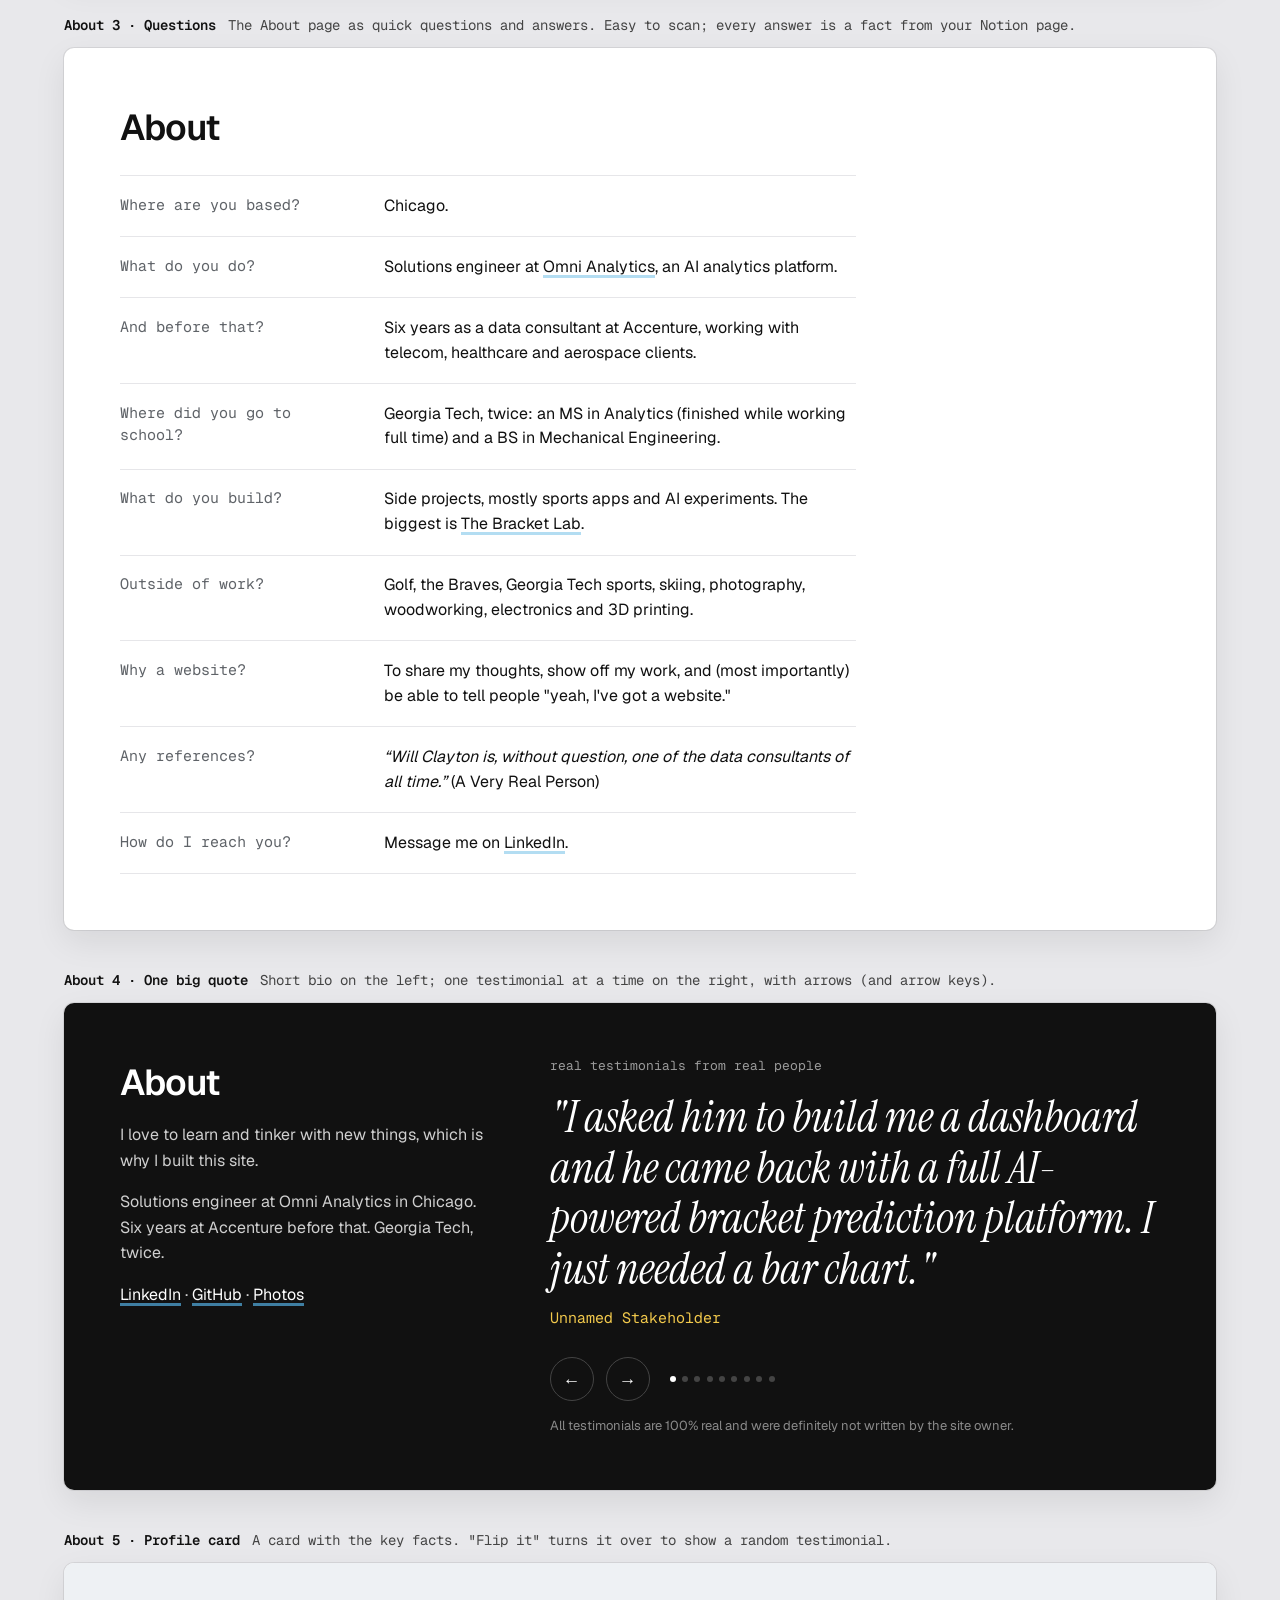
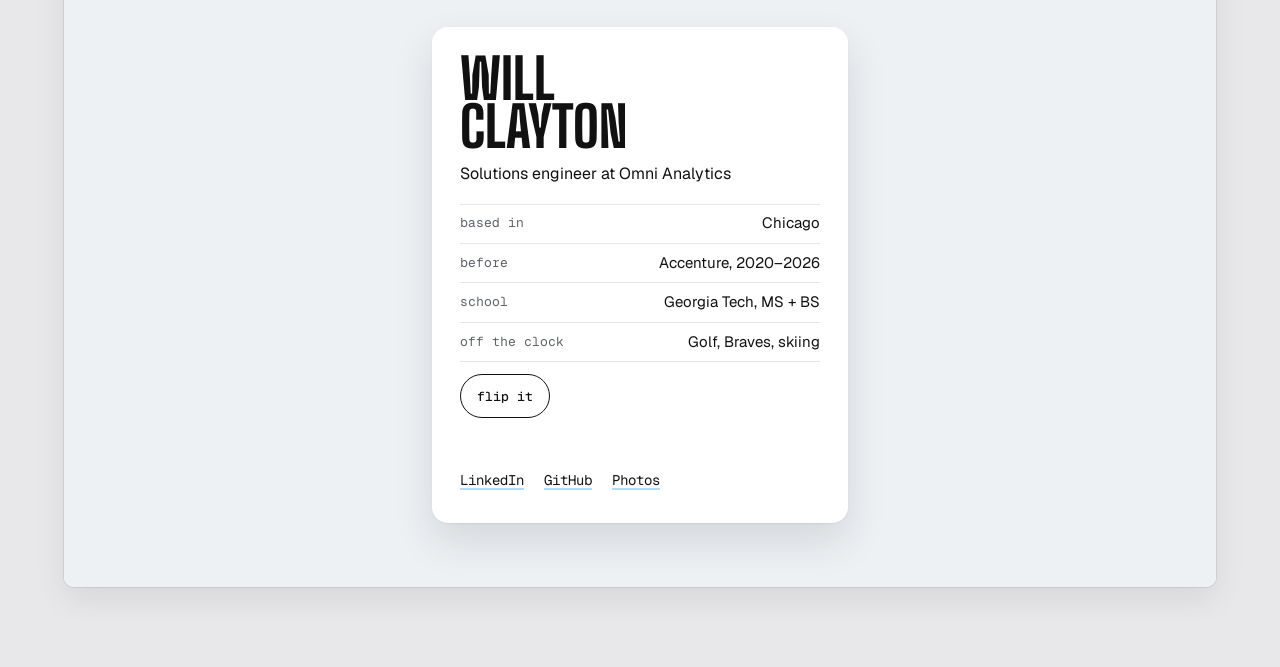
<file: mockups/about.html>
<!doctype html>
<html lang="en">
<head>
<meta charset="utf-8">
<meta name="viewport" content="width=device-width, initial-scale=1">
<meta name="robots" content="noindex">
<title>Mockups: About</title>
<style>
/* ---------- Mockup frame (shared) ---------- */
@font-face { font-family: "Geist"; src: url(fonts/geist.woff2) format("woff2"); font-weight: 100 900; font-display: swap; }
@font-face { font-family: "Geist Mono"; src: url(fonts/geist-mono.woff2) format("woff2"); font-weight: 100 900; font-display: swap; }
@font-face { font-family: "Big Shoulders Display"; src: url(fonts/big-shoulders-display-800.woff2) format("woff2"); font-weight: 800; font-display: swap; }
@font-face { font-family: "Instrument Serif"; src: url(fonts/instrument-serif-400.woff2) format("woff2"); font-weight: 400; font-display: swap; }
@font-face { font-family: "Instrument Serif"; src: url(fonts/instrument-serif-400-italic.woff2) format("woff2"); font-weight: 400; font-style: italic; font-display: swap; }
:root { --sans: "Geist", system-ui, sans-serif; --mono: "Geist Mono", ui-monospace, Menlo, monospace; --display: "Big Shoulders Display", "Arial Narrow", sans-serif; --serif: "Instrument Serif", Georgia, serif; }
* { box-sizing: border-box; }
body { margin: 0; background: #e8e8eb; color: #111; font-family: var(--sans); -webkit-font-smoothing: antialiased; }
a { color: inherit; }
h2, h3, h4, p, ul, ol, dl, dd, blockquote, figure { margin: 0; }
.mk-bar { position: sticky; top: 0; z-index: 50; display: flex; flex-wrap: wrap; align-items: center; gap: 0 1.25rem; padding: .25rem 1rem; background: #111; color: #fff; font: 500 .8125rem/1.4 var(--mono); }
.mk-bar a { display: inline-block; padding: .65rem 0; color: #fff; opacity: .6; text-decoration: none; }
.mk-bar a[aria-current="page"] { opacity: 1; text-decoration: underline; text-underline-offset: .35em; }
.mk-bar .jump { display: flex; gap: 1rem; margin-left: auto; }
.mk { padding: 2.5rem clamp(.75rem, 3vw, 2rem) 0; scroll-margin-top: 3rem; }
.mk-label { display: flex; flex-wrap: wrap; align-items: baseline; gap: .25rem .75rem; max-width: 72rem; margin: 0 auto .75rem; font: 400 .875rem/1.5 var(--mono); color: #444; }
.mk-label b { color: #111; font-weight: 600; }
.mk-frame { max-width: 72rem; margin: 0 auto; overflow: hidden; border-radius: 10px; background: #fff; box-shadow: 0 0 0 1px rgba(0,0,0,.08), 0 12px 32px rgba(0,0,0,.08); }
.mk-end { height: 5rem; }
.pad { padding: clamp(1.5rem, 5vw, 3.5rem); }
.title { font-size: clamp(1.75rem, 4vw, 2.25rem); font-weight: 600; letter-spacing: -.03em; }
.lnk { text-decoration-color: #b3ddf2; text-decoration-thickness: .16em; text-underline-offset: .2em; }
.muted { color: #5f6368; }
@media (prefers-reduced-motion: reduce) { *, *::before, *::after { animation: none !important; transition: none !important; } }

/* ---------- About 1: a letter ---------- */
.a1 { background: #fbfaf7; }
.a1 .in { max-width: 38rem; margin: 0 auto; }
.a1 p { font: 400 clamp(1.25rem, 2.4vw, 1.5rem)/1.45 var(--serif); }
.a1 p + p { margin-top: 1rem; }
.a1 .sig { margin-top: 1.5rem; font-style: italic; }
.a1 h3 { margin: 2.5rem 0 .5rem; font: 400 .8125rem/1 var(--mono); color: #6b6b6b; }
.a1 ul { padding: 0; list-style: none; }
.a1 li { padding: .6rem 0; border-bottom: 1px solid #e9e6df; font-size: 1rem; line-height: 1.5; }
.a1 li span { display: block; font: 400 .8125rem/1.4 var(--mono); color: #6b6b6b; }

/* ---------- About 2: testimonial wall ---------- */
.a2 .top { display: grid; grid-template-columns: minmax(0, 1fr) minmax(0, 1fr); gap: 2rem; align-items: end; }
.a2 .top p { line-height: 1.55; }
.a2 .wall { columns: 3 16rem; column-gap: 1rem; margin-top: 2rem; }
.a2 figure { break-inside: avoid; margin: 0 0 1rem; padding: 1.25rem; border-radius: 10px; background: #f4f4f5; }
.a2 figure:nth-child(3n+1) { background: #fff4d6; }
.a2 figure:nth-child(3n+2) { background: #e3f1f8; }
.a2 blockquote { line-height: 1.45; }
.a2 figure.big blockquote { font: 400 1.5rem/1.2 var(--serif); }
.a2 figcaption { margin-top: .6rem; font: 400 .8125rem/1.4 var(--mono); color: #5f6368; }
.a2 .fine { margin-top: .5rem; font-size: .875rem; color: #5f6368; }
@media (max-width: 44rem) { .a2 .top { grid-template-columns: minmax(0, 1fr); } }

/* ---------- About 3: questions ---------- */
.a3 dl { max-width: 46rem; margin-top: 1.5rem; border-top: 1px solid #e6e6e9; }
.a3 dl div { display: grid; grid-template-columns: 15rem minmax(0, 1fr); gap: 1.5rem; padding: 1.1rem 0; border-bottom: 1px solid #e6e6e9; }
.a3 dt { font: 400 .9375rem/1.5 var(--mono); color: #5f6368; }
.a3 dd { line-height: 1.55; }
.a3 dd q { font-style: italic; }
@media (max-width: 40rem) { .a3 dl div { grid-template-columns: minmax(0, 1fr); gap: .25rem; } }

/* ---------- About 4: one big quote ---------- */
.a4 { display: grid; grid-template-columns: minmax(0, 1fr) minmax(0, 1.6fr); gap: 3rem; background: #111; color: #eee; }
.a4 .bio p { margin-top: 1rem; line-height: 1.6; color: #cfcfcf; }
.a4 .bio .title { color: #fff; }
.a4 .bio a { color: #fff; text-decoration-color: #3f7fa3; }
.a4 .stage { display: flex; flex-direction: column; justify-content: space-between; min-height: 20rem; }
.a4 .k { font: 400 .8125rem/1 var(--mono); color: #9a9a9a; }
.a4 blockquote { margin-top: 1.25rem; font: 400 italic clamp(1.75rem, 3.6vw, 2.75rem)/1.15 var(--serif); color: #fff; animation: a4in .4s ease both; }
.a4 .who { margin-top: 1rem; font: 400 .9375rem/1 var(--mono); color: #f2c94c; }
@keyframes a4in { from { opacity: 0; transform: translateY(8px); } }
.a4 .ctl { display: flex; align-items: center; gap: .75rem; margin-top: 2rem; }
.a4 .ctl button { width: 44px; height: 44px; border: 1px solid #444; border-radius: 50%; background: none; color: #fff; font: 400 1.1rem/1 var(--mono); cursor: pointer; }
.a4 .ctl button:hover { border-color: #fff; }
.a4 .dots { display: flex; gap: .4rem; margin-left: .5rem; }
.a4 .dots i { width: 6px; height: 6px; border-radius: 50%; background: #444; }
.a4 .dots i.on { background: #fff; }
.a4 .fine { margin-top: 1rem; font-size: .8125rem; color: #8a8a8a; }
@media (max-width: 44rem) { .a4 { grid-template-columns: minmax(0, 1fr); gap: 2rem; } .a4 .stage { min-height: 18rem; } }

/* ---------- About 5: profile card that flips ---------- */
.a5 { display: grid; place-items: center; padding: clamp(2rem, 6vw, 4rem) 1rem; background: #eef1f4; }
.a5 .scene { width: min(100%, 26rem); perspective: 1200px; }
.a5 .card { position: relative; height: 31rem; transform-style: preserve-3d; transition: transform .7s cubic-bezier(.2,.7,.2,1); }
.a5 .card.flipped { transform: rotateY(180deg); }
.a5 .face { position: absolute; inset: 0; display: flex; flex-direction: column; padding: 1.75rem; border-radius: 16px; background: #fff; box-shadow: 0 1px 2px rgba(0,0,0,.06), 0 18px 40px rgba(20,30,40,.12); -webkit-backface-visibility: hidden; backface-visibility: hidden; }
.a5 .back { transform: rotateY(180deg); background: #111; color: #fff; justify-content: center; }
.a5 .name { font: 800 3.5rem/.85 var(--display); text-transform: uppercase; }
.a5 .role { margin-top: .75rem; font-size: 1rem; }
.a5 .facts { margin-top: 1.25rem; border-top: 1px solid #e6e6e9; }
.a5 .facts div { display: flex; justify-content: space-between; gap: 1rem; padding: .55rem 0; border-bottom: 1px solid #e6e6e9; font-size: .9375rem; }
.a5 .facts dt { font: 400 .8125rem/1.6 var(--mono); color: #5f6368; }
.a5 .facts dd { text-align: right; }
.a5 .links { display: flex; gap: 1.25rem; margin-top: auto; font: 400 .875rem/1 var(--mono); }
.a5 .links a { padding: .5rem 0; }
.a5 .flip { align-self: flex-start; min-height: 44px; margin-top: .75rem; padding: 0 1rem; border: 1px solid #111; border-radius: 999px; background: #fff; color: #111; font: 500 .8125rem/1 var(--mono); cursor: pointer; }
.a5 .back .flip { border-color: #fff; background: #111; color: #fff; }
.a5 .back blockquote { font: 400 italic 1.75rem/1.2 var(--serif); }
.a5 .back .who { margin-top: 1rem; font: 400 .875rem/1 var(--mono); color: #f2c94c; }
.a5 .back .fine { margin-top: 2rem; font-size: .8125rem; color: #9a9a9a; }
</style>
</head>
<body>
<nav class="mk-bar" aria-label="Mockups">
  <a href="index.html">mockups</a>
  <a href="home.html">home</a>
  <a href="work.html">work</a>
  <a href="projects.html">projects</a>
  <a href="about.html" aria-current="page">about</a>
  <span class="jump"><a href="#v1">1</a><a href="#v2">2</a><a href="#v3">3</a><a href="#v4">4</a><a href="#v5">5</a></span>
</nav>

<section class="mk" id="v1">
  <div class="mk-label"><b>About 1 · A letter</b> Your own intro set large in serif, like a note. Interests and contact as a short list underneath.</div>
  <div class="mk-frame"><div class="pad a1"><div class="in">
    <h2 class="title" style="margin-bottom:1.5rem">About</h2>
    <p>I love to learn and tinker with new things, which is why I built this site. It's a place to share my thoughts, show off my work, and (most importantly) be able to tell people "yeah, I've got a website."</p>
    <p class="sig">Will</p>
    <h3>details</h3>
    <ul>
      <li><span>based in</span>Chicago</li>
      <li><span>outside of work</span>Golf, the Braves, Georgia Tech sports, skiing, photography, woodworking, electronics and 3D printing</li>
      <li><span>say hi</span><a class="lnk" href="https://www.linkedin.com/in/willuclayton">LinkedIn</a> · <a class="lnk" href="https://github.com/willyclayton">GitHub</a> · <a class="lnk" href="https://photos.willyclayton.com">photos</a></li>
      <li><span>what people say</span><q>Will has skills. Multiple, even.</q> (A Reference Who Was Not Prepped)</li>
    </ul>
  </div></div></div>
</section>

<section class="mk" id="v2">
  <div class="mk-label"><b>About 2 · Testimonial wall</b> All nine testimonials at once, as the main event, with a short bio on top.</div>
  <div class="mk-frame"><div class="pad a2">
    <div class="top"><h2 class="title">Real testimonials from real people</h2><p>I love to learn and tinker with new things. Solutions engineer at Omni Analytics in Chicago. Here's what people say.</p></div>
    <div class="wall" id="a2"></div>
    <p class="fine">All testimonials are 100% real and were definitely not written by the site owner.</p>
  </div></div>
</section>

<section class="mk" id="v3">
  <div class="mk-label"><b>About 3 · Questions</b> The About page as quick questions and answers. Easy to scan; every answer is a fact from your Notion page.</div>
  <div class="mk-frame"><div class="pad a3">
    <h2 class="title">About</h2>
    <dl>
      <div><dt>Where are you based?</dt><dd>Chicago.</dd></div>
      <div><dt>What do you do?</dt><dd>Solutions engineer at <a class="lnk" href="https://omni.co/">Omni Analytics</a>, an AI analytics platform.</dd></div>
      <div><dt>And before that?</dt><dd>Six years as a data consultant at Accenture, working with telecom, healthcare and aerospace clients.</dd></div>
      <div><dt>Where did you go to school?</dt><dd>Georgia Tech, twice: an MS in Analytics (finished while working full time) and a BS in Mechanical Engineering.</dd></div>
      <div><dt>What do you build?</dt><dd>Side projects, mostly sports apps and AI experiments. The biggest is <a class="lnk" href="https://the-bracket-lab.vercel.app/">The Bracket Lab</a>.</dd></div>
      <div><dt>Outside of work?</dt><dd>Golf, the Braves, Georgia Tech sports, skiing, photography, woodworking, electronics and 3D printing.</dd></div>
      <div><dt>Why a website?</dt><dd>To share my thoughts, show off my work, and (most importantly) be able to tell people "yeah, I've got a website."</dd></div>
      <div><dt>Any references?</dt><dd><q>Will Clayton is, without question, one of the data consultants of all time.</q> (A Very Real Person)</dd></div>
      <div><dt>How do I reach you?</dt><dd>Message me on <a class="lnk" href="https://www.linkedin.com/in/willuclayton">LinkedIn</a>.</dd></div>
    </dl>
  </div></div>
</section>

<section class="mk" id="v4">
  <div class="mk-label"><b>About 4 · One big quote</b> Short bio on the left; one testimonial at a time on the right, with arrows (and arrow keys).</div>
  <div class="mk-frame"><div class="pad a4">
    <div class="bio">
      <h2 class="title">About</h2>
      <p>I love to learn and tinker with new things, which is why I built this site.</p>
      <p>Solutions engineer at Omni Analytics in Chicago. Six years at Accenture before that. Georgia Tech, twice.</p>
      <p><a class="lnk" href="https://www.linkedin.com/in/willuclayton">LinkedIn</a> · <a class="lnk" href="https://github.com/willyclayton">GitHub</a> · <a class="lnk" href="https://photos.willyclayton.com">Photos</a></p>
    </div>
    <div class="stage" id="a4" tabindex="0" aria-label="Testimonials. Use the arrow buttons or arrow keys.">
      <div><p class="k">real testimonials from real people</p><div id="a4q" aria-live="polite"></div></div>
      <div><div class="ctl"><button type="button" id="a4prev" aria-label="Previous testimonial">←</button><button type="button" id="a4next" aria-label="Next testimonial">→</button><span class="dots" id="a4dots" aria-hidden="true"></span></div><p class="fine">All testimonials are 100% real and were definitely not written by the site owner.</p></div>
    </div>
  </div></div>
</section>

<section class="mk" id="v5">
  <div class="mk-label"><b>About 5 · Profile card</b> A card with the key facts. "Flip it" turns it over to show a random testimonial.</div>
  <div class="mk-frame"><div class="a5">
    <div class="scene"><div class="card" id="a5">
      <div class="face front">
        <p class="name">Will<br>Clayton</p>
        <p class="role">Solutions engineer at Omni Analytics</p>
        <dl class="facts">
          <div><dt>based in</dt><dd>Chicago</dd></div>
          <div><dt>before</dt><dd>Accenture, 2020–2026</dd></div>
          <div><dt>school</dt><dd>Georgia Tech, MS + BS</dd></div>
          <div><dt>off the clock</dt><dd>Golf, Braves, skiing</dd></div>
        </dl>
        <button class="flip" type="button" aria-controls="a5">flip it</button>
        <div class="links"><a class="lnk" href="https://www.linkedin.com/in/willuclayton">LinkedIn</a><a class="lnk" href="https://github.com/willyclayton">GitHub</a><a class="lnk" href="https://photos.willyclayton.com">Photos</a></div>
      </div>
      <div class="face back" aria-hidden="true">
        <blockquote id="a5q"></blockquote>
        <p class="who" id="a5w"></p>
        <button class="flip" type="button" tabindex="-1">flip back</button>
        <p class="fine">All testimonials are 100% real and were definitely not written by the site owner.</p>
      </div>
    </div></div>
  </div></div>
</section>

<div class="mk-end"></div>

<script>
const Q = [
  ['I asked him to build me a dashboard and he came back with a full AI-powered bracket prediction platform. I just needed a bar chart.', 'Unnamed Stakeholder'],
  ["I don't know what he does but he's very convincing about it.", 'His Dad'],
  ['Will has skills. Multiple, even.', 'A Reference Who Was Not Prepped'],
  ['Invited him on a camping trip. He brought a portable monitor.', 'A College Buddy'],
  ['Will Clayton is, without question, one of the data consultants of all time.', 'A Very Real Person'],
  ["Survived Georgia Tech's analytics program while working full time. Still can't parallel park.", 'His Wife'],
  ["Built a spreadsheet ranking every Ikon Pass mountain by 'value per vertical foot.' Still goes to the same three.", 'A Travel Companion'],
  ["He knows the Braves' entire 40-man roster but not his neighbor's name.", 'His Apartment Building'],
  ["Spent 40 minutes on the practice green and called it 'calibration.'", 'The Group Behind Him'],
];
const esc = (s) => s.replace(/&/g, '&amp;').replace(/</g, '&lt;');

// 2: wall
document.getElementById('a2').innerHTML = Q.map(([t, w], i) => `<figure class="${i === 0 || i === 4 ? 'big' : ''}"><blockquote>"${esc(t)}"</blockquote><figcaption>${esc(w)}</figcaption></figure>`).join('');

// 4: one at a time
let i4 = 0;
const dots = document.getElementById('a4dots');
dots.innerHTML = Q.map(() => '<i></i>').join('');
function r4() {
  document.getElementById('a4q').innerHTML = `<blockquote>"${esc(Q[i4][0])}"</blockquote><p class="who">${esc(Q[i4][1])}</p>`;
  [...dots.children].forEach((d, n) => d.classList.toggle('on', n === i4));
}
const step = (d) => { i4 = (i4 + d + Q.length) % Q.length; r4(); };
document.getElementById('a4prev').onclick = () => step(-1);
document.getElementById('a4next').onclick = () => step(1);
document.getElementById('a4').addEventListener('keydown', (e) => { if (e.key === 'ArrowRight') step(1); if (e.key === 'ArrowLeft') step(-1); });
r4();

// 5: flip card
const card = document.getElementById('a5');
const front = card.querySelector('.front'), back = card.querySelector('.back');
let i5 = -1;
card.querySelectorAll('.flip').forEach((b) => b.addEventListener('click', () => {
  const flipping = !card.classList.contains('flipped');
  if (flipping) {
    i5 = (i5 + 1 + Math.floor(Math.random() * (Q.length - 1))) % Q.length;
    document.getElementById('a5q').textContent = '"' + Q[i5][0] + '"';
    document.getElementById('a5w').textContent = Q[i5][1];
  }
  card.classList.toggle('flipped', flipping);
  front.setAttribute('aria-hidden', String(flipping));
  back.setAttribute('aria-hidden', String(!flipping));
  front.querySelector('.flip').tabIndex = flipping ? -1 : 0;
  back.querySelector('.flip').tabIndex = flipping ? 0 : -1;
  (flipping ? back : front).querySelector('.flip').focus({ preventScroll: true });
}));
</script>
</body>
</html>
</file>
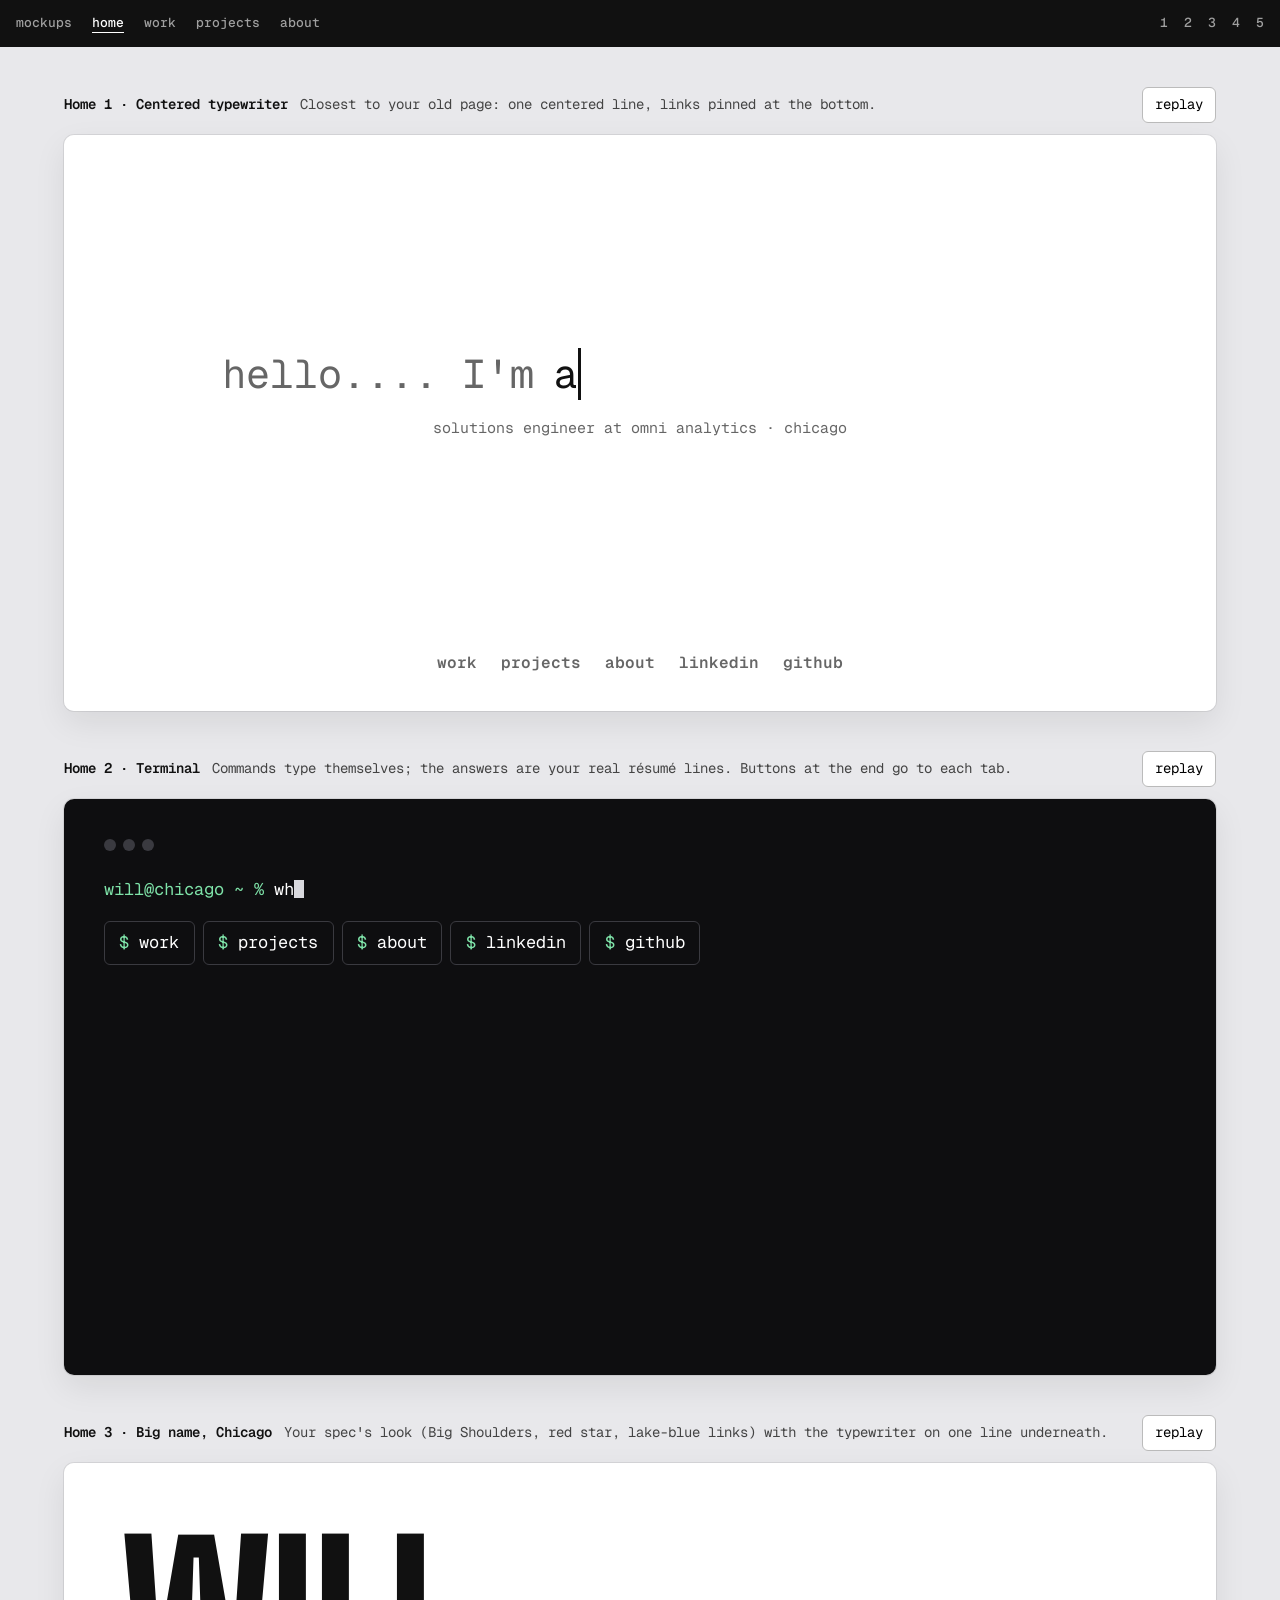
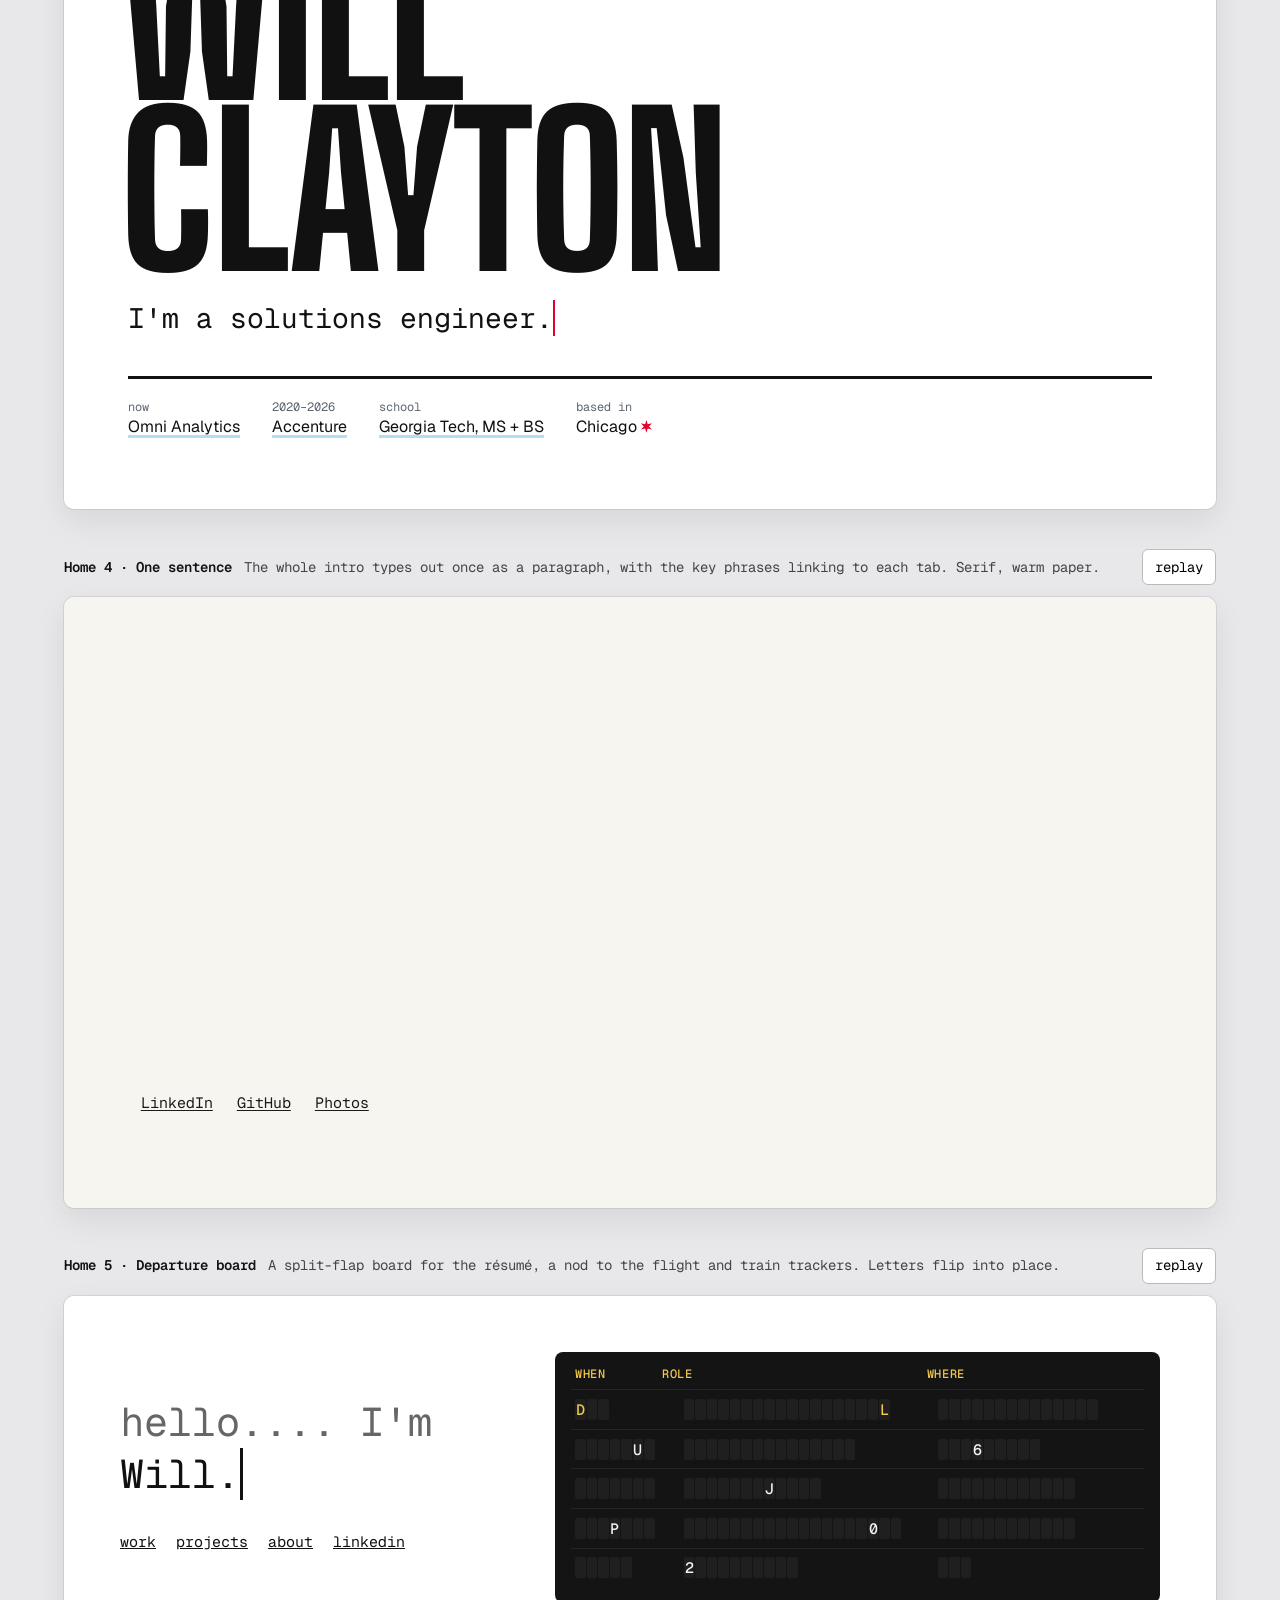
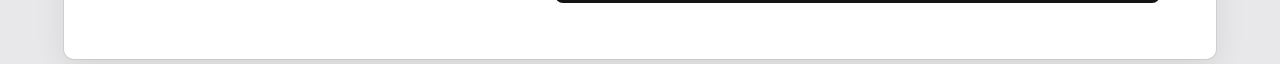
<file: mockups/home.html>
<!doctype html>
<html lang="en">
<head>
<meta charset="utf-8">
<meta name="viewport" content="width=device-width, initial-scale=1">
<meta name="robots" content="noindex">
<title>Mockups: Home</title>
<style>
/* ---------- Mockup frame (shared) ---------- */
@font-face { font-family: "Geist"; src: url(fonts/geist.woff2) format("woff2"); font-weight: 100 900; font-display: swap; }
@font-face { font-family: "Geist Mono"; src: url(fonts/geist-mono.woff2) format("woff2"); font-weight: 100 900; font-display: swap; }
@font-face { font-family: "Big Shoulders Display"; src: url(fonts/big-shoulders-display-800.woff2) format("woff2"); font-weight: 800; font-display: swap; }
@font-face { font-family: "Instrument Serif"; src: url(fonts/instrument-serif-400.woff2) format("woff2"); font-weight: 400; font-display: swap; }
@font-face { font-family: "Instrument Serif"; src: url(fonts/instrument-serif-400-italic.woff2) format("woff2"); font-weight: 400; font-style: italic; font-display: swap; }
:root { --sans: "Geist", system-ui, sans-serif; --mono: "Geist Mono", ui-monospace, Menlo, monospace; --display: "Big Shoulders Display", "Arial Narrow", sans-serif; --serif: "Instrument Serif", Georgia, serif; }
* { box-sizing: border-box; }
body { margin: 0; background: #e8e8eb; color: #111; font-family: var(--sans); -webkit-font-smoothing: antialiased; }
a { color: inherit; }
.mk-bar { position: sticky; top: 0; z-index: 50; display: flex; flex-wrap: wrap; align-items: center; gap: 0 1.25rem; padding: .25rem 1rem; background: #111; color: #fff; font: 500 .8125rem/1.4 var(--mono); }
.mk-bar a { display: inline-block; padding: .65rem 0; color: #fff; opacity: .6; text-decoration: none; }
.mk-bar a[aria-current="page"] { opacity: 1; text-decoration: underline; text-underline-offset: .35em; }
.mk-bar .jump { display: flex; gap: 1rem; margin-left: auto; }
.mk { padding: 2.5rem clamp(.75rem, 3vw, 2rem) 0; scroll-margin-top: 3rem; }
.mk-label { display: flex; flex-wrap: wrap; align-items: baseline; gap: .25rem .75rem; max-width: 72rem; margin: 0 auto .75rem; font: 400 .875rem/1.5 var(--mono); color: #444; }
.mk-label b { color: #111; font-weight: 600; }
.mk-label button { margin-left: auto; min-height: 36px; padding: 0 .75rem; border: 1px solid #bbb; border-radius: 6px; background: #fff; font: inherit; cursor: pointer; }
.mk-frame { position: relative; max-width: 72rem; margin: 0 auto; overflow: hidden; border-radius: 10px; box-shadow: 0 0 0 1px rgba(0,0,0,.08), 0 12px 32px rgba(0,0,0,.08); }
.mk-end { height: 5rem; }
.sr-only { position: absolute; width: 1px; height: 1px; overflow: hidden; clip-path: inset(50%); white-space: nowrap; }
.rest { visibility: hidden; }
@media (prefers-reduced-motion: reduce) { *, *::before, *::after { animation: none !important; transition: none !important; } }

/* ---------- Home 1: centered typewriter ---------- */
.h1x { min-height: 36rem; display: flex; flex-direction: column; align-items: center; justify-content: center; padding: 3rem 1.25rem 6rem; background: #fff; font-family: var(--mono); text-align: center; }
.h1x .line { display: flex; flex-wrap: wrap; justify-content: center; gap: 0 .5em; font-size: clamp(1.5rem, 5vw, 2.5rem); line-height: 1.4; }
.h1x .static { color: #666; }
.h1x .typer { min-width: 13ch; text-align: left; white-space: nowrap; }
.h1x .caret { border-left: .08em solid #111; margin-right: -.08em; animation: h1blink 1s steps(1) infinite; }
@keyframes h1blink { 50% { border-color: transparent; } }
.h1x .sub { margin-top: 1rem; color: #666; font-size: .9375rem; }
.h1x nav { position: absolute; left: 0; right: 0; bottom: 1.75rem; display: flex; flex-wrap: wrap; justify-content: center; gap: 0 1.5rem; font-weight: 600; color: #666; }
.h1x nav a { padding: .6rem 0; text-decoration: none; }
.h1x nav a:hover { color: #111; text-decoration: underline; }

/* ---------- Home 2: terminal ---------- */
.h2x { min-height: 36rem; padding: clamp(1.25rem, 4vw, 2.5rem); background: #0e0e10; color: #d9d9de; font: 400 clamp(.875rem, 1.6vw, 1.0625rem)/1.75 var(--mono); }
.h2x .win { display: flex; gap: .45rem; margin-bottom: 1.5rem; }
.h2x .win i { width: .75rem; height: .75rem; border-radius: 50%; background: #3a3a40; }
.h2x .p { color: #7ee2a8; }
.h2x .cmd { color: #fff; }
.h2x .out { color: #a7a7b0; white-space: pre-wrap; margin-bottom: .75rem; }
.h2x .out b { color: #fff; font-weight: 500; }
.h2x .caret { display: inline-block; width: .6em; height: 1.1em; vertical-align: -.2em; background: #d9d9de; animation: h2blink 1s steps(1) infinite; }
@keyframes h2blink { 50% { opacity: 0; } }
.h2x .cmds { display: flex; flex-wrap: wrap; gap: .5rem; margin-top: 1rem; }
.h2x .cmds a { display: inline-flex; align-items: center; min-height: 44px; padding: 0 .9rem; border: 1px solid #3a3a40; border-radius: 6px; color: #fff; text-decoration: none; }
.h2x .cmds a:hover { border-color: #7ee2a8; color: #7ee2a8; }
.h2x .cmds a::before { content: "$\00a0"; color: #7ee2a8; }

/* ---------- Home 3: big name, Chicago ---------- */
.h3x { padding: clamp(2rem, 6vw, 4.5rem) clamp(1.25rem, 5vw, 4rem); background: #fff; }
.h3x h2 { margin: 0 0 0 -.04em; font: 800 clamp(5rem, 22vw, 13rem)/.82 var(--display); letter-spacing: -.01em; text-transform: uppercase; }
.h3x h2 span { display: block; }
.h3x .im { margin-top: 1.5rem; font: 400 clamp(1.25rem, 3vw, 1.75rem)/1.3 var(--mono); }
.h3x .im .caret { border-left: .08em solid #e4002b; margin-right: -.08em; animation: h1blink 1s steps(1) infinite; }
.h3x .star { display: inline-block; width: .8em; height: .8em; margin-left: .2em; vertical-align: -.05em; fill: #e4002b; }
.h3x ul { display: flex; flex-wrap: wrap; gap: .5rem 2rem; margin: 2.5rem 0 0; padding: 1.25rem 0 0; border-top: 3px solid #111; list-style: none; font-size: 1rem; }
.h3x li span { display: block; font: 400 .75rem/1.4 var(--mono); color: #5c6570; }
.h3x a { text-decoration-color: #b3ddf2; text-decoration-thickness: .2em; text-underline-offset: .2em; }

/* ---------- Home 4: one sentence ---------- */
.h4x { padding: clamp(2.5rem, 7vw, 5.5rem) clamp(1.25rem, 6vw, 5rem); background: #f7f5f0; color: #1a1a1a; }
.h4x p { max-width: 46rem; margin: 0; font: 400 clamp(1.75rem, 4.2vw, 3.25rem)/1.18 var(--serif); letter-spacing: -.01em; }
.h4x p .hi { font-style: italic; color: #6b6b6b; }
.h4x a { text-decoration-thickness: 1px; text-underline-offset: .12em; }
.h4x a:hover { text-decoration-thickness: 2px; }
.h4x .c { visibility: hidden; }
.h4x .c.on { visibility: visible; }
.h4x .meta { margin-top: 2rem; display: flex; flex-wrap: wrap; gap: 0 1.5rem; font: 400 .9375rem/1 var(--mono); }
.h4x .meta a { display: inline-block; padding: .6rem 0; }

/* ---------- Home 5: departure board ---------- */
.h5x { display: grid; grid-template-columns: minmax(0, 1fr) minmax(0, 1.5fr); gap: 2rem; align-items: center; padding: clamp(1.5rem, 5vw, 3.5rem); background: #fff; }
.h5x .hello { font: 400 clamp(1.5rem, 3.4vw, 2.5rem)/1.3 var(--mono); }
.h5x .hello span { display: block; color: #666; }
.h5x .hello .caret { border-left: .08em solid #111; margin-right: -.08em; animation: h1blink 1s steps(1) infinite; }
.h5x .links { display: flex; flex-wrap: wrap; gap: 0 1.25rem; margin-top: 1.5rem; font: 400 .9375rem/1 var(--mono); }
.h5x .links a { display: inline-block; padding: .6rem 0; }
.board { padding: 1rem; border-radius: 8px; background: #141414; color: #f4f4f4; font: 500 clamp(.6875rem, 1.25vw, .9375rem)/1 var(--mono); letter-spacing: .04em; }
.board .head, .board .row { display: grid; grid-template-columns: 6.5em minmax(0, 1.2fr) minmax(0, 1fr); gap: .75em; }
.board .head { padding: 0 .25rem .6rem; color: #f2c94c; font-size: .8em; }
.board .row { padding: .55rem .25rem; border-top: 1px solid #262626; }
.board .cell { display: flex; gap: 1px; flex-wrap: wrap; }
.board .ch { display: inline-block; width: 1ch; padding: .2em .05em; background: #1f1f1f; border-radius: 2px; text-align: center; box-sizing: content-box; }
.board .row.now .ch { color: #f2c94c; }
@media (max-width: 46rem) {
  .h5x { grid-template-columns: minmax(0, 1fr); }
  .board .head, .board .row { grid-template-columns: minmax(0, 1fr); gap: .35rem; }
  .board .head { display: none; }
}
</style>
</head>
<body>
<nav class="mk-bar" aria-label="Mockups">
  <a href="index.html">mockups</a>
  <a href="home.html" aria-current="page">home</a>
  <a href="work.html">work</a>
  <a href="projects.html">projects</a>
  <a href="about.html">about</a>
  <span class="jump"><a href="#v1">1</a><a href="#v2">2</a><a href="#v3">3</a><a href="#v4">4</a><a href="#v5">5</a></span>
</nav>

<!-- HOME 1 -->
<section class="mk" id="v1">
  <div class="mk-label"><b>Home 1 · Centered typewriter</b> Closest to your old page: one centered line, links pinned at the bottom.<button type="button" data-replay="1">replay</button></div>
  <div class="mk-frame">
    <div class="h1x">
      <h1 class="line" style="margin:0;font-weight:400">
        <span class="sr-only">Hello, I'm Will Clayton.</span>
        <span class="static" aria-hidden="true">hello.... I'm</span>
        <span class="typer" aria-hidden="true" id="t1"><span class="t">Will.</span><span class="caret"></span><span class="rest"></span></span>
      </h1>
      <p class="sub">solutions engineer at omni analytics · chicago</p>
      <nav aria-label="Sections">
        <a href="#">work</a><a href="#">projects</a><a href="#">about</a><a href="https://www.linkedin.com/in/willuclayton">linkedin</a><a href="https://github.com/willyclayton">github</a>
      </nav>
    </div>
  </div>
</section>

<!-- HOME 2 -->
<section class="mk" id="v2">
  <div class="mk-label"><b>Home 2 · Terminal</b> Commands type themselves; the answers are your real résumé lines. Buttons at the end go to each tab.<button type="button" data-replay="2">replay</button></div>
  <div class="mk-frame">
    <div class="h2x" id="term">
      <div class="win" aria-hidden="true"><i></i><i></i><i></i></div>
      <div id="termOut" aria-live="off"></div>
      <div class="cmds" id="termCmds" hidden>
        <a href="#">work</a><a href="#">projects</a><a href="#">about</a><a href="https://www.linkedin.com/in/willuclayton">linkedin</a><a href="https://github.com/willyclayton">github</a>
      </div>
    </div>
  </div>
</section>

<!-- HOME 3 -->
<section class="mk" id="v3">
  <div class="mk-label"><b>Home 3 · Big name, Chicago</b> Your spec's look (Big Shoulders, red star, lake-blue links) with the typewriter on one line underneath.<button type="button" data-replay="3">replay</button></div>
  <div class="mk-frame">
    <div class="h3x">
      <h2><span>Will</span><span>Clayton</span></h2>
      <p class="im"><span class="sr-only">I'm a solutions engineer.</span><span aria-hidden="true">I'm <span id="t3"><span class="t">a solutions engineer.</span><span class="caret"></span><span class="rest"></span></span></span></p>
      <ul>
        <li><span>now</span><a href="#">Omni Analytics</a></li>
        <li><span>2020–2026</span><a href="#">Accenture</a></li>
        <li><span>school</span><a href="#">Georgia Tech, MS + BS</a></li>
        <li><span>based in</span>Chicago<svg class="star" viewBox="0 0 100 100" aria-hidden="true"><polygon points="50,0 60,32.68 93.3,25 70,50 93.3,75 60,67.32 50,100 40,67.32 6.7,75 30,50 6.7,25 40,32.68"/></svg></li>
      </ul>
    </div>
  </div>
</section>

<!-- HOME 4 -->
<section class="mk" id="v4">
  <div class="mk-label"><b>Home 4 · One sentence</b> The whole intro types out once as a paragraph, with the key phrases linking to each tab. Serif, warm paper.<button type="button" data-replay="4">replay</button></div>
  <div class="mk-frame">
    <div class="h4x">
      <p id="sentence"><span class="hi">hello.... </span>I'm Will. I'm a solutions engineer at <a href="#">Omni Analytics</a> in Chicago. Before that I spent <a href="#">six years at Accenture</a> as a data consultant. I went to <a href="#">Georgia Tech</a> twice, and I build <a href="#">side projects</a> like The Bracket Lab.</p>
      <div class="meta"><a href="https://www.linkedin.com/in/willuclayton">LinkedIn</a><a href="https://github.com/willyclayton">GitHub</a><a href="https://photos.willyclayton.com">Photos</a></div>
    </div>
  </div>
</section>

<!-- HOME 5 -->
<section class="mk" id="v5">
  <div class="mk-label"><b>Home 5 · Departure board</b> A split-flap board for the résumé, a nod to the flight and train trackers. Letters flip into place.<button type="button" data-replay="5">replay</button></div>
  <div class="mk-frame">
    <div class="h5x">
      <div>
        <h2 class="hello" style="margin:0;font-weight:400"><span>hello.... I'm</span>Will.<i class="caret" aria-hidden="true"></i></h2>
        <div class="links"><a href="#">work</a><a href="#">projects</a><a href="#">about</a><a href="https://www.linkedin.com/in/willuclayton">linkedin</a></div>
      </div>
      <div class="board" role="table" aria-label="Will Clayton at a glance">
        <div class="head" role="row"><span role="columnheader">WHEN</span><span role="columnheader">ROLE</span><span role="columnheader">WHERE</span></div>
        <div class="row now" role="row"><span class="cell" role="cell" data-text="NOW"></span><span class="cell" role="cell" data-text="SOLUTIONS ENGINEER"></span><span class="cell" role="cell" data-text="OMNI ANALYTICS"></span></div>
        <div class="row" role="row"><span class="cell" role="cell" data-text="2020-26"></span><span class="cell" role="cell" data-text="DATA CONSULTANT"></span><span class="cell" role="cell" data-text="ACCENTURE"></span></div>
        <div class="row" role="row"><span class="cell" role="cell" data-text="2022-25"></span><span class="cell" role="cell" data-text="MS ANALYTICS"></span><span class="cell" role="cell" data-text="GEORGIA TECH"></span></div>
        <div class="row" role="row"><span class="cell" role="cell" data-text="2015-19"></span><span class="cell" role="cell" data-text="BS MECH ENGINEERING"></span><span class="cell" role="cell" data-text="GEORGIA TECH"></span></div>
        <div class="row" role="row"><span class="cell" role="cell" data-text="BASED"></span><span class="cell" role="cell" data-text="CHICAGO IL"></span><span class="cell" role="cell" data-text="ORD"></span></div>
      </div>
    </div>
  </div>
</section>

<div class="mk-end"></div>

<script>
(() => {
  const reduce = matchMedia('(prefers-reduced-motion: reduce)').matches;
  const wait = (ms) => new Promise((r) => setTimeout(r, ms));
  const common = (a, b) => { let k = 0; while (k < a.length && a[k] === b[k]) k++; return k; };
  const runs = {};

  // Types each line in turn, deleting only back to the shared start, and stops on the last.
  function typer(el, lines, o = {}) {
    const t = el.querySelector('.t'), r = el.querySelector('.rest');
    const start = t.textContent;
    return async (id) => {
      let prev = start;
      t.textContent = start; r.textContent = '';
      if (reduce) { t.textContent = lines[lines.length - 1]; return; }
      await wait(o.first || 1200);
      for (let n = 0; n < lines.length; n++) {
        const next = lines[n], k = common(prev, next);
        for (let i = prev.length; i >= k; i--) { if (runs[o.key] !== id) return; t.textContent = prev.slice(0, i); r.textContent = prev.slice(i); await wait(28); }
        for (let i = k; i <= next.length; i++) { if (runs[o.key] !== id) return; t.textContent = next.slice(0, i); r.textContent = next.slice(i); await wait(55 + Math.random() * 45); }
        prev = next;
        if (n < lines.length - 1) await wait(o.hold || 1400);
      }
    };
  }

  const anims = {
    1: typer(document.getElementById('t1'), ['a solutions engineer.', 'a Georgia Tech grad.', 'a lifelong learner.', 'a passionate golfer.', 'Will.'], { key: 1 }),
    3: typer(document.getElementById('t3'), ['a Georgia Tech grad.', 'a lifelong learner.', 'a passionate golfer.', 'a solutions engineer.'], { key: 3, first: 1600 }),
  };

  // Home 2: terminal
  const script = [
    ['whoami', '<b>Will Clayton</b>, solutions engineer at Omni Analytics, Chicago'],
    ['cat history.txt', '2020–2026  Data &amp; Applied Intelligence Consultant, Accenture\n2022–2025  MS Analytics, Georgia Tech\n2015–2019  BS Mechanical Engineering, Georgia Tech'],
    ['ls projects/', 'the-bracket-lab  masters-2026  movie-picker  chicago-history\nall-my-flights  flight-aware  navy-ship-tracker  georgia-swarm  …'],
  ];
  anims[2] = async (id) => {
    const out = document.getElementById('termOut'), cmds = document.getElementById('termCmds');
    out.innerHTML = ''; cmds.hidden = true;
    for (const [cmd, res] of script) {
      const line = document.createElement('div');
      line.innerHTML = '<span class="p">will@chicago ~ %</span> <span class="cmd"></span><span class="caret"></span>';
      out.append(line);
      const c = line.querySelector('.cmd');
      if (reduce) c.textContent = cmd;
      else { await wait(500); for (let i = 1; i <= cmd.length; i++) { if (runs[2] !== id) return; c.textContent = cmd.slice(0, i); await wait(70 + Math.random() * 50); } await wait(300); }
      line.querySelector('.caret').remove();
      const o = document.createElement('div'); o.className = 'out'; o.innerHTML = res; out.append(o);
    }
    const last = document.createElement('div');
    last.innerHTML = '<span class="p">will@chicago ~ %</span> <span class="caret"></span>';
    out.append(last); cmds.hidden = false;
  };

  // Home 4: reveal the paragraph one character at a time, links included.
  const para = document.getElementById('sentence');
  const chars = [];
  (function split(node) {
    [...node.childNodes].forEach((n) => {
      if (n.nodeType === 3) {
        const frag = document.createDocumentFragment();
        for (const ch of n.textContent) { const s = document.createElement('span'); s.className = 'c'; s.textContent = ch; frag.append(s); chars.push(s); }
        n.replaceWith(frag);
      } else split(n);
    });
  })(para);
  para.setAttribute('aria-label', para.textContent);
  anims[4] = async (id) => {
    chars.forEach((c) => c.classList.toggle('on', reduce));
    if (reduce) return;
    await wait(500);
    for (const c of chars) { if (runs[4] !== id) return; c.classList.add('on'); await wait(/[.,]/.test(c.textContent) ? 180 : 22 + Math.random() * 18); }
  };

  // Home 5: split-flap cells
  const cells = [...document.querySelectorAll('.board .cell')];
  const ALPHA = 'ABCDEFGHIJKLMNOPQRSTUVWXYZ0123456789-';
  cells.forEach((cell) => { cell.setAttribute('aria-label', cell.dataset.text); });
  anims[5] = async (id) => {
    cells.forEach((cell) => {
      cell.innerHTML = '';
      for (const ch of cell.dataset.text) { const s = document.createElement('span'); s.className = 'ch'; s.setAttribute('aria-hidden', 'true'); s.textContent = reduce ? ch : ' '; s.dataset.ch = ch; cell.append(s); }
    });
    if (reduce) return;
    const all = [...document.querySelectorAll('.board .ch')];
    all.forEach((s, i) => {
      const target = s.dataset.ch; if (target === ' ') { s.textContent = ' '; return; }
      let flips = 6 + Math.floor(Math.random() * 10) + Math.floor(i / 12);
      const tick = () => {
        if (runs[5] !== id) return;
        if (flips-- <= 0) { s.textContent = target; return; }
        s.textContent = ALPHA[Math.floor(Math.random() * ALPHA.length)];
        setTimeout(tick, 55);
      };
      setTimeout(tick, 300 + (i % 20) * 25);
    });
  };

  function play(k) { runs[k] = (runs[k] || 0) + 1; anims[k](runs[k]); }
  document.querySelectorAll('[data-replay]').forEach((b) => b.addEventListener('click', () => play(b.dataset.replay)));
  // Start each one when it scrolls into view.
  const io = new IntersectionObserver((entries) => entries.forEach((e) => {
    if (!e.isIntersecting) return;
    const k = e.target.id.slice(1); if (anims[k] && !runs[k]) play(k); io.unobserve(e.target);
  }), { threshold: .35 });
  document.querySelectorAll('.mk').forEach((s) => io.observe(s));
})();
</script>
</body>
</html>
</file>
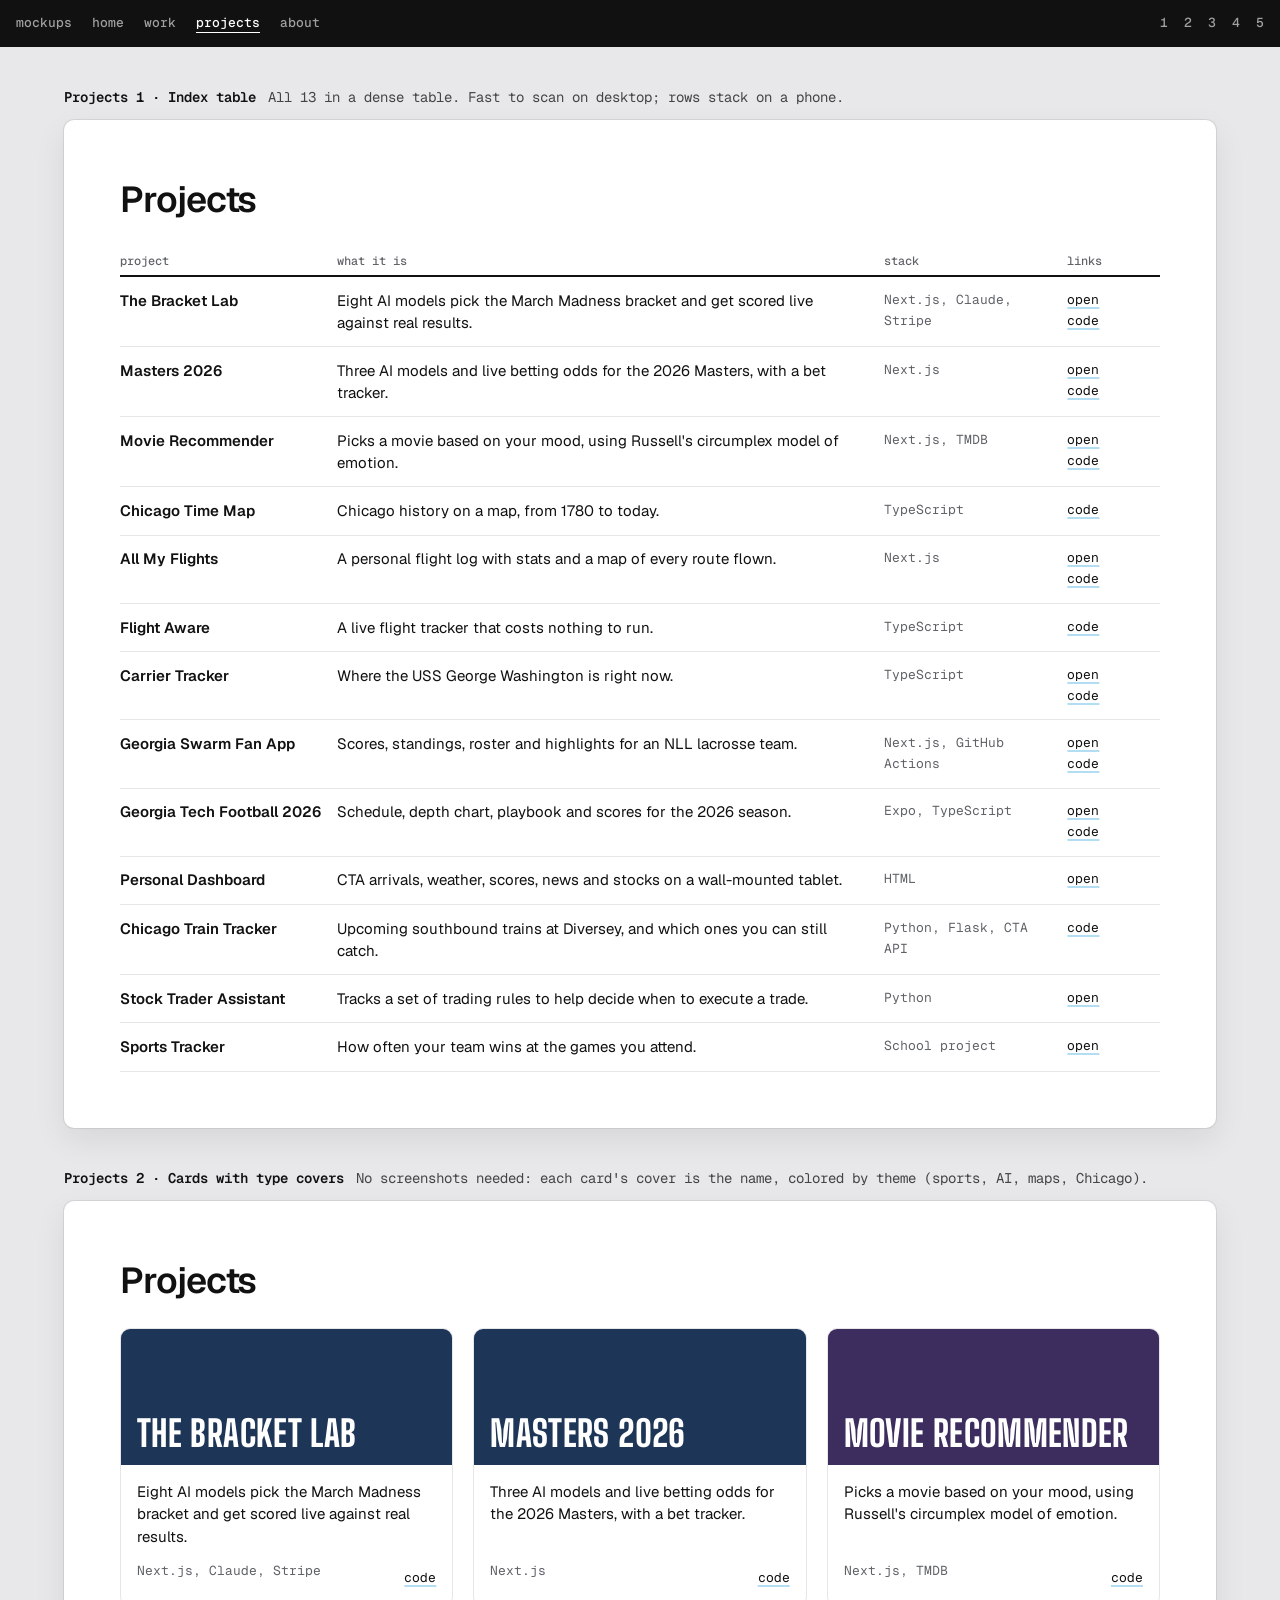
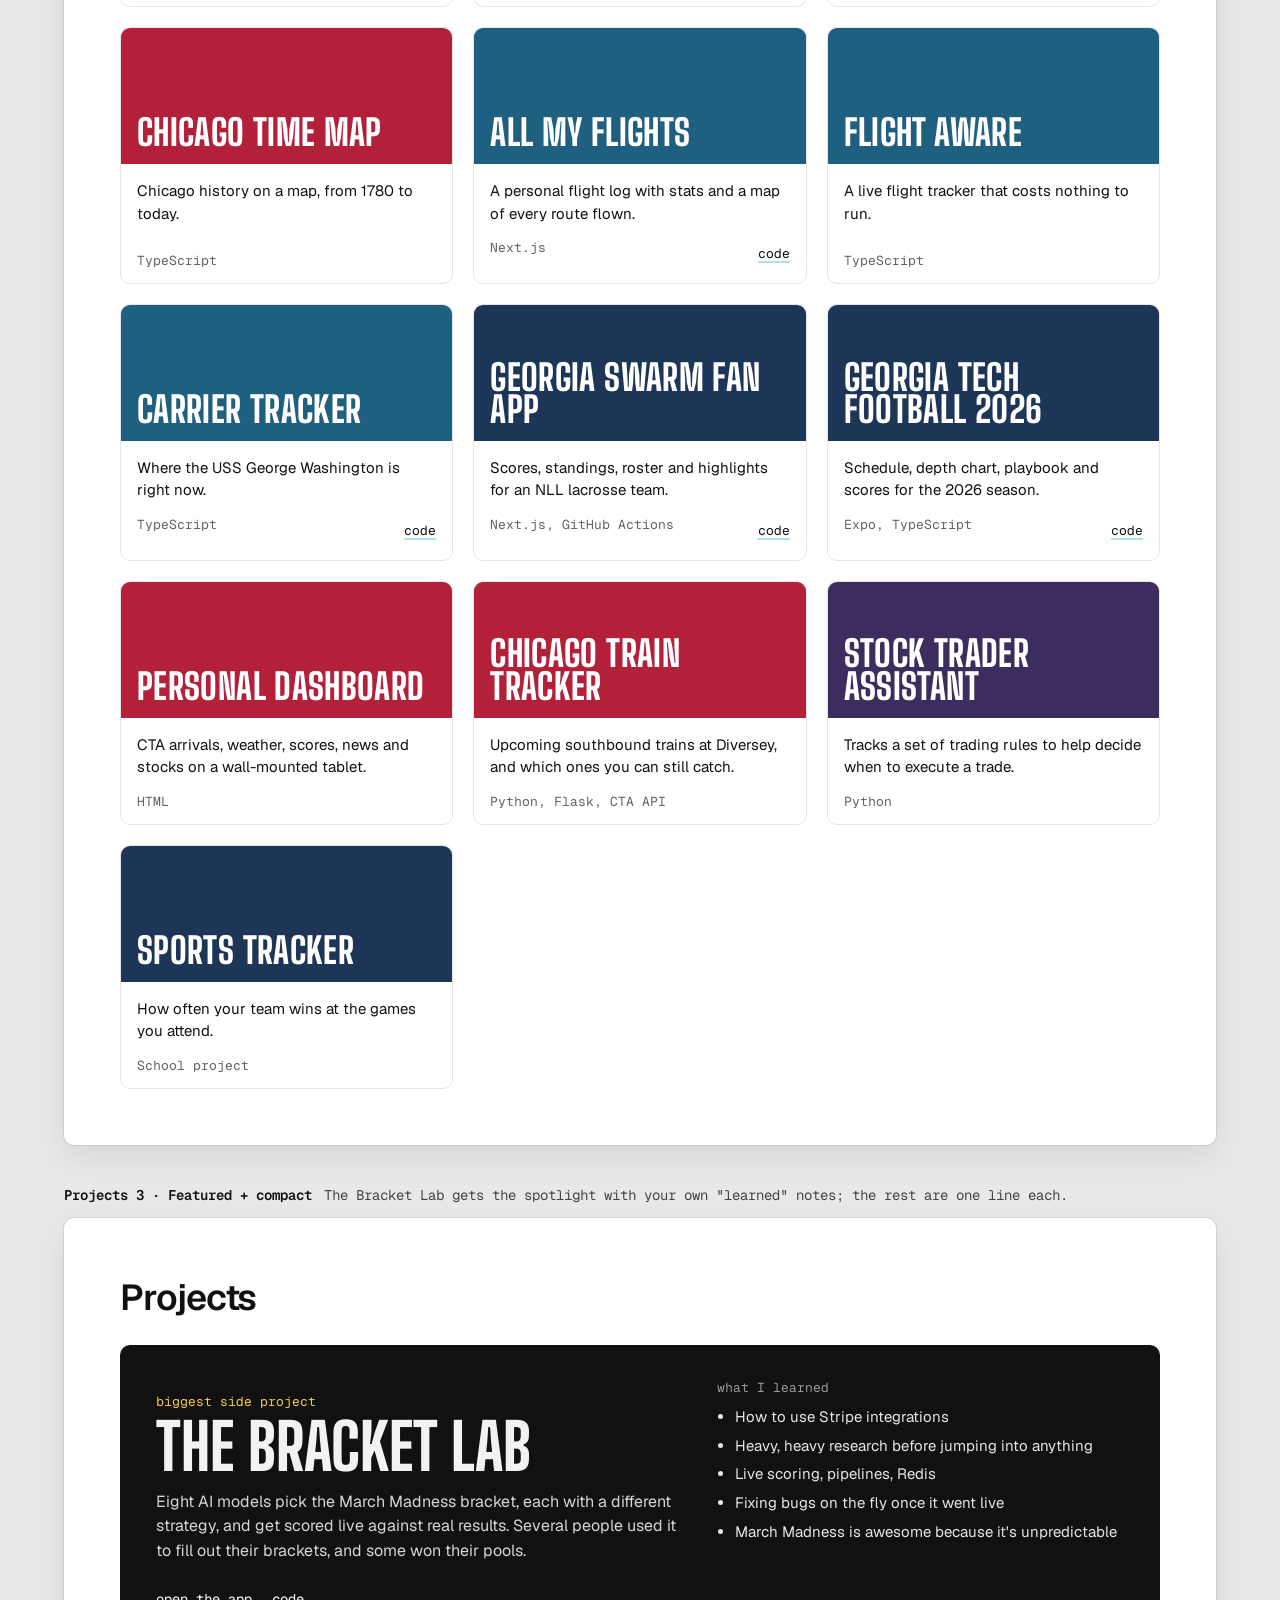
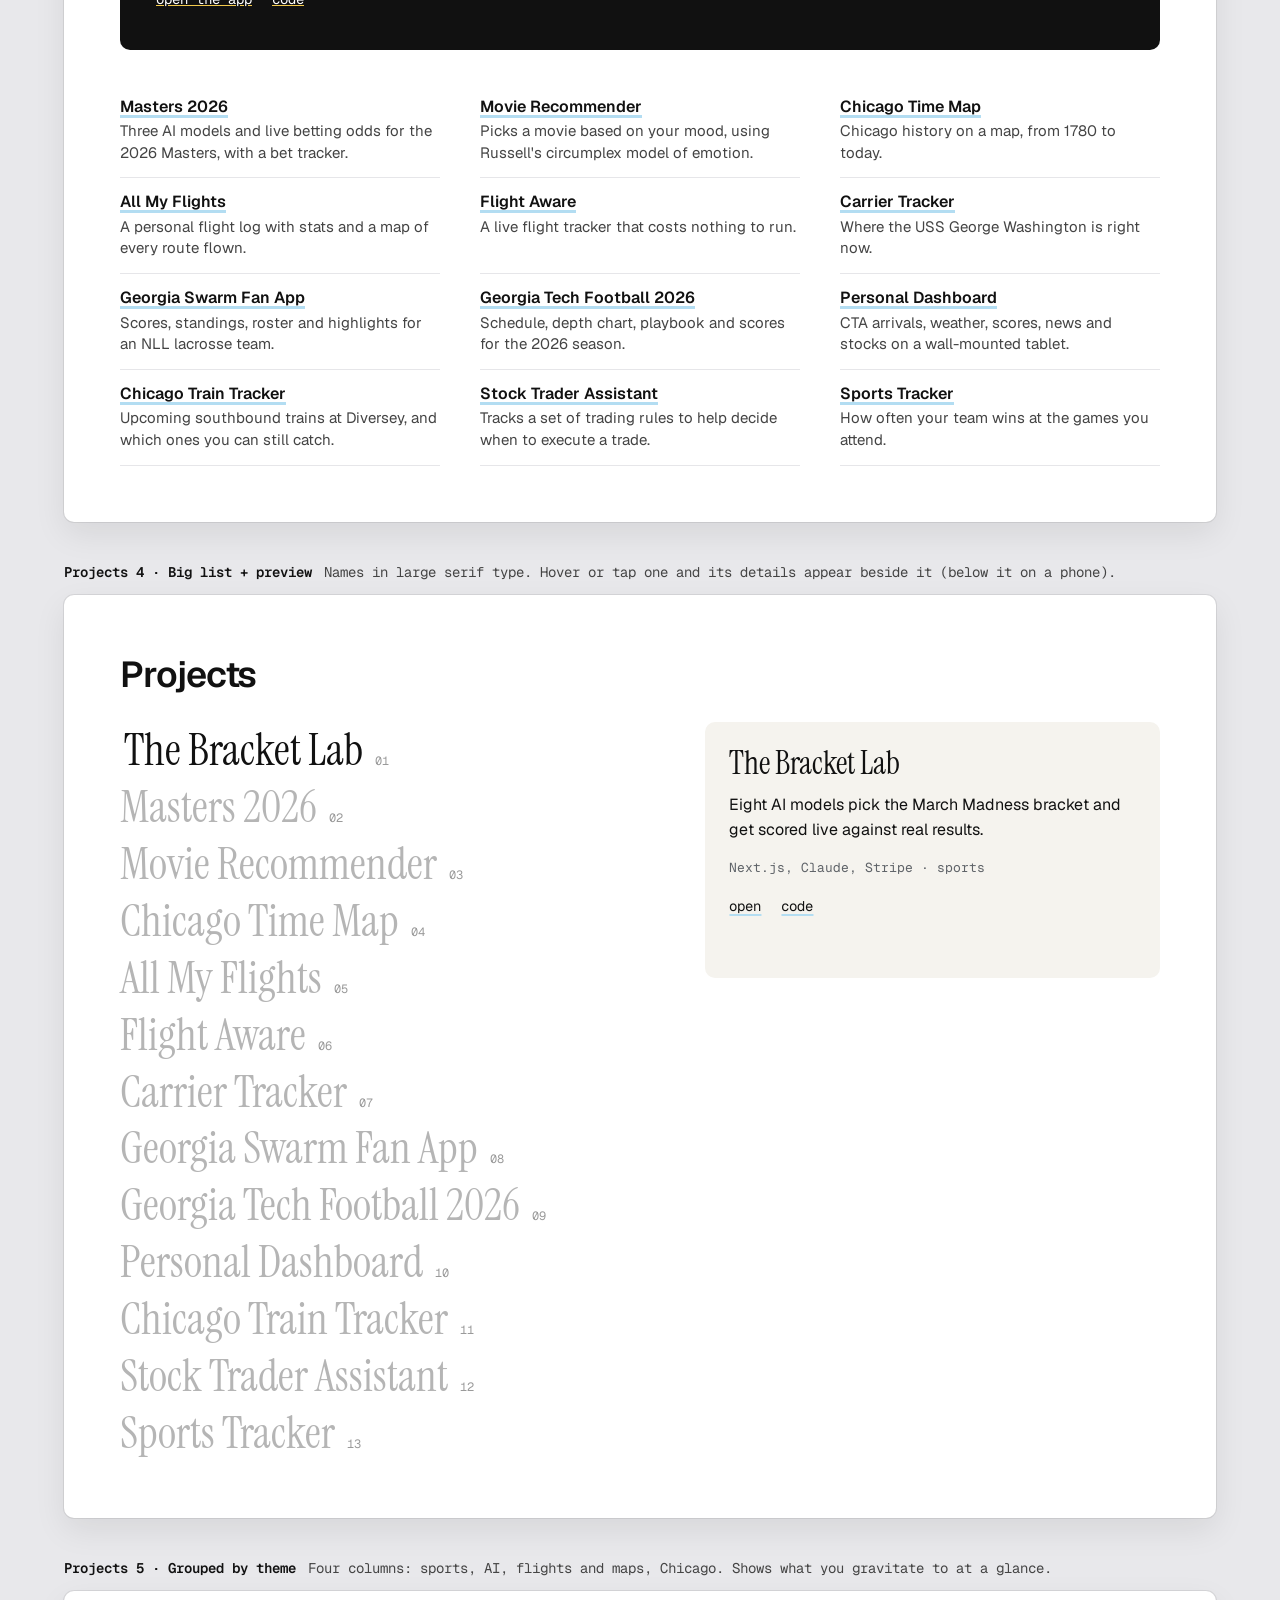
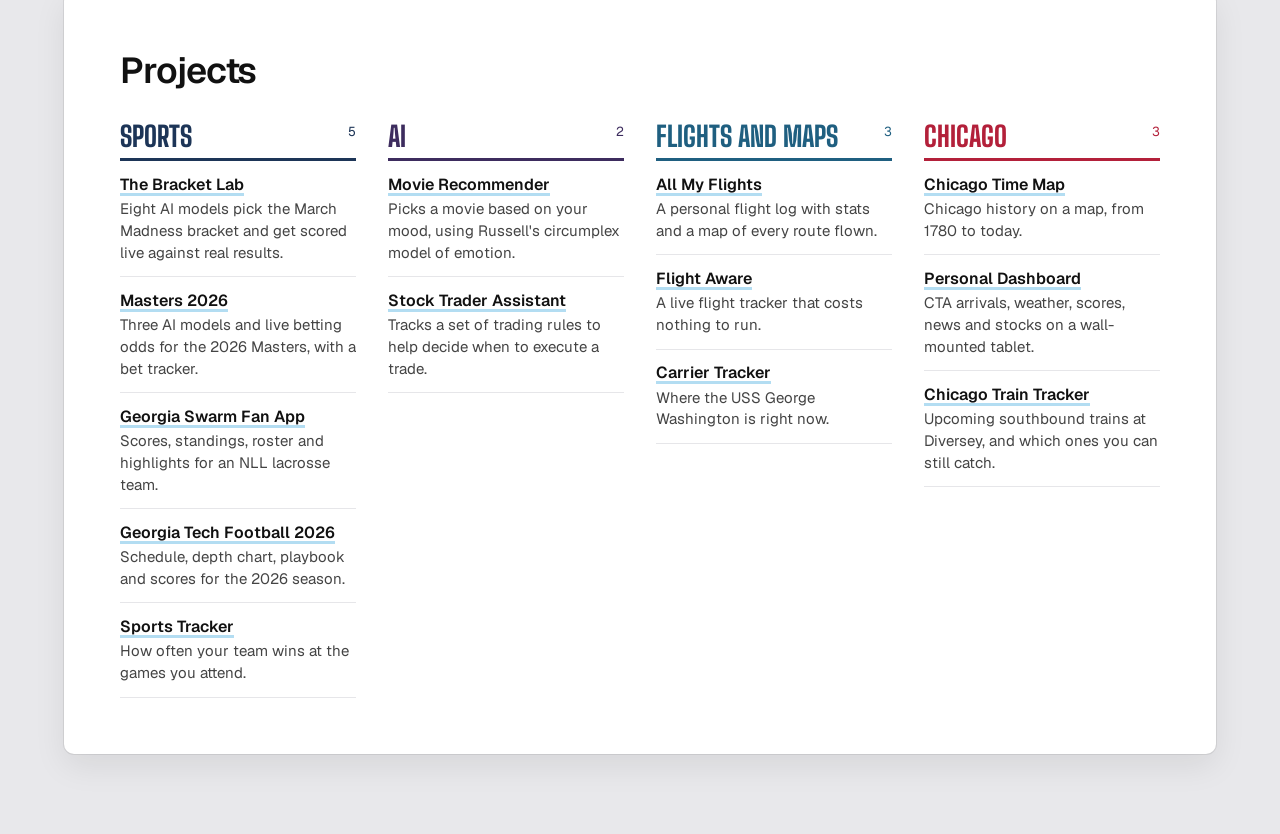
<file: mockups/projects.html>
<!doctype html>
<html lang="en">
<head>
<meta charset="utf-8">
<meta name="viewport" content="width=device-width, initial-scale=1">
<meta name="robots" content="noindex">
<title>Mockups: Projects</title>
<style>
/* ---------- Mockup frame (shared) ---------- */
@font-face { font-family: "Geist"; src: url(fonts/geist.woff2) format("woff2"); font-weight: 100 900; font-display: swap; }
@font-face { font-family: "Geist Mono"; src: url(fonts/geist-mono.woff2) format("woff2"); font-weight: 100 900; font-display: swap; }
@font-face { font-family: "Big Shoulders Display"; src: url(fonts/big-shoulders-display-800.woff2) format("woff2"); font-weight: 800; font-display: swap; }
@font-face { font-family: "Instrument Serif"; src: url(fonts/instrument-serif-400.woff2) format("woff2"); font-weight: 400; font-display: swap; }
@font-face { font-family: "Instrument Serif"; src: url(fonts/instrument-serif-400-italic.woff2) format("woff2"); font-weight: 400; font-style: italic; font-display: swap; }
:root { --sans: "Geist", system-ui, sans-serif; --mono: "Geist Mono", ui-monospace, Menlo, monospace; --display: "Big Shoulders Display", "Arial Narrow", sans-serif; --serif: "Instrument Serif", Georgia, serif; }
* { box-sizing: border-box; }
body { margin: 0; background: #e8e8eb; color: #111; font-family: var(--sans); -webkit-font-smoothing: antialiased; }
a { color: inherit; }
h2, h3, h4, p, ul, ol { margin: 0; }
.mk-bar { position: sticky; top: 0; z-index: 50; display: flex; flex-wrap: wrap; align-items: center; gap: 0 1.25rem; padding: .25rem 1rem; background: #111; color: #fff; font: 500 .8125rem/1.4 var(--mono); }
.mk-bar a { display: inline-block; padding: .65rem 0; color: #fff; opacity: .6; text-decoration: none; }
.mk-bar a[aria-current="page"] { opacity: 1; text-decoration: underline; text-underline-offset: .35em; }
.mk-bar .jump { display: flex; gap: 1rem; margin-left: auto; }
.mk { padding: 2.5rem clamp(.75rem, 3vw, 2rem) 0; scroll-margin-top: 3rem; }
.mk-label { display: flex; flex-wrap: wrap; align-items: baseline; gap: .25rem .75rem; max-width: 72rem; margin: 0 auto .75rem; font: 400 .875rem/1.5 var(--mono); color: #444; }
.mk-label b { color: #111; font-weight: 600; }
.mk-frame { max-width: 72rem; margin: 0 auto; overflow: hidden; border-radius: 10px; background: #fff; box-shadow: 0 0 0 1px rgba(0,0,0,.08), 0 12px 32px rgba(0,0,0,.08); }
.mk-end { height: 5rem; }
.pad { padding: clamp(1.5rem, 5vw, 3.5rem); }
.title { font-size: clamp(1.75rem, 4vw, 2.25rem); font-weight: 600; letter-spacing: -.03em; }
.muted { color: #5f6368; }
.lnk { text-decoration-color: #b3ddf2; text-decoration-thickness: .16em; text-underline-offset: .2em; }
@media (prefers-reduced-motion: reduce) { *, *::before, *::after { animation: none !important; transition: none !important; } }

/* ---------- Projects 1: index table ---------- */
.p1 table { width: 100%; margin-top: 1.5rem; border-collapse: collapse; font-size: .9375rem; }
.p1 th { padding: .5rem 1rem .5rem 0; border-bottom: 2px solid #111; font: 500 .75rem/1 var(--mono); text-align: left; color: #5f6368; }
.p1 td { padding: .8rem 1rem .8rem 0; border-bottom: 1px solid #e6e6e9; vertical-align: top; line-height: 1.45; }
.p1 td:first-child { font-weight: 600; white-space: nowrap; }
.p1 td.s, .p1 td.l { font: 400 .8125rem/1.6 var(--mono); color: #5f6368; }
.p1 td.l a { color: #111; display: inline-block; margin-right: .6rem; }
.p1 tr:hover td { background: #fafafa; }
@media (max-width: 44rem) {
  .p1 thead { display: none; }
  .p1 tr { display: grid; grid-template-columns: minmax(0, 1fr); padding: .9rem 0; border-bottom: 1px solid #e6e6e9; }
  .p1 td { padding: .1rem 0; border: 0; white-space: normal !important; }
}

/* ---------- Projects 2: cards with type covers ---------- */
.p2 .grid { display: grid; grid-template-columns: repeat(auto-fill, minmax(min(100%, 17rem), 1fr)); gap: 1.25rem; margin-top: 1.5rem; }
.p2 article { display: flex; flex-direction: column; border: 1px solid #e6e6e9; border-radius: 10px; overflow: hidden; transition: transform .2s, box-shadow .2s; }
.p2 article:hover { transform: translateY(-3px); box-shadow: 0 10px 24px rgba(0,0,0,.08); }
.p2 .cover { display: flex; align-items: flex-end; height: 8.5rem; padding: .9rem 1rem; color: #fff; font: 800 2.25rem/.9 var(--display); text-transform: uppercase; letter-spacing: .01em; text-decoration: none; }
.p2 .cover.sports { background: #1d3557; }
.p2 .cover.ai { background: #3d2c5e; }
.p2 .cover.maps { background: #1f5f80; }
.p2 .cover.chicago { background: #b3203a; }
.p2 .body { display: flex; flex-direction: column; gap: .5rem; flex: 1; padding: 1rem; }
.p2 .body p { line-height: 1.5; font-size: .9375rem; }
.p2 .foot { display: flex; justify-content: space-between; margin-top: auto; padding-top: .5rem; font: 400 .8125rem/1 var(--mono); }
.p2 .foot a { padding: .4rem 0; }

/* ---------- Projects 3: featured + compact ---------- */
.p3 .feat { display: grid; grid-template-columns: minmax(0, 1.3fr) minmax(0, 1fr); gap: 2rem; margin-top: 1.5rem; padding: clamp(1.25rem, 4vw, 2.25rem); border-radius: 10px; background: #111; color: #f2f2f2; }
.p3 .feat .k { font: 400 .8125rem/1 var(--mono); color: #f2c94c; }
.p3 .feat h3 { margin-top: .6rem; font: 800 clamp(2.5rem, 7vw, 4rem)/.9 var(--display); text-transform: uppercase; }
.p3 .feat p { margin-top: .9rem; line-height: 1.55; color: #d6d6d6; }
.p3 .feat .links { display: flex; gap: 1.25rem; margin-top: 1.25rem; font: 400 .875rem/1 var(--mono); }
.p3 .feat .links a { padding: .5rem 0; color: #fff; text-decoration-color: #f2c94c; }
.p3 .feat h4 { font: 400 .8125rem/1 var(--mono); color: #9a9a9a; }
.p3 .feat ul { margin-top: .75rem; padding-left: 1.1rem; line-height: 1.5; font-size: .9375rem; color: #e6e6e6; }
.p3 .feat li { margin-top: .4rem; }
.p3 .rest { display: grid; grid-template-columns: repeat(auto-fill, minmax(min(100%, 19rem), 1fr)); gap: 0 2.5rem; margin-top: 2rem; }
.p3 .rest div { padding: .85rem 0; border-bottom: 1px solid #e6e6e9; }
.p3 .rest a { font-weight: 600; }
.p3 .rest p { margin-top: .2rem; font-size: .9375rem; line-height: 1.45; color: #444; }
@media (max-width: 44rem) { .p3 .feat { grid-template-columns: minmax(0, 1fr); } }

/* ---------- Projects 4: big list + preview ---------- */
.p4 .wrap { display: grid; grid-template-columns: minmax(0, 1.2fr) minmax(0, 1fr); gap: 2.5rem; margin-top: 1.5rem; }
.p4 ol { padding: 0; list-style: none; }
.p4 li button { display: flex; align-items: baseline; gap: .75rem; width: 100%; padding: .2rem 0; border: 0; background: none; color: #b5b5b5; font: 400 clamp(1.75rem, 4vw, 2.75rem)/1.15 var(--serif); text-align: left; cursor: pointer; transition: color .15s, transform .2s; }
.p4 li button span { font: 400 .75rem/1 var(--mono); color: #9a9a9a; }
.p4 li button:hover, .p4 li button[aria-expanded="true"] { color: #111; transform: translateX(4px); }
.p4 .panel { position: sticky; top: 4rem; align-self: start; padding: 1.5rem; border-radius: 10px; background: #f5f3ee; min-height: 16rem; }
.p4 .panel h3 { font: 400 2rem/1.1 var(--serif); }
.p4 .panel p { margin-top: .75rem; line-height: 1.55; }
.p4 .panel .s { margin-top: 1rem; font: 400 .8125rem/1.6 var(--mono); color: #5f6368; }
.p4 .panel .links { display: flex; gap: 1.25rem; margin-top: .75rem; font: 400 .875rem/1 var(--mono); }
.p4 .panel .links a { padding: .5rem 0; }
.p4 .inline { display: none; }
@media (max-width: 44rem) {
  .p4 .wrap { grid-template-columns: minmax(0, 1fr); }
  .p4 .panel { display: none; }
  .p4 .inline { display: block; padding: .25rem 0 1rem; line-height: 1.5; }
  .p4 .inline[hidden] { display: none; }
}

/* ---------- Projects 5: grouped by theme ---------- */
.p5 .cols { display: grid; grid-template-columns: repeat(auto-fit, minmax(min(100%, 12.5rem), 1fr)); gap: 2rem; margin-top: 1.75rem; }
.p5 h3 { display: flex; justify-content: space-between; padding-bottom: .5rem; border-bottom: 3px solid currentColor; font: 800 1.75rem/1 var(--display); text-transform: uppercase; }
.p5 h3 span { font: 400 .8125rem/1.6 var(--mono); }
.p5 .g.sports h3 { color: #1d3557; } .p5 .g.ai h3 { color: #3d2c5e; } .p5 .g.maps h3 { color: #1f5f80; } .p5 .g.chicago h3 { color: #b3203a; }
.p5 .g div { padding: .8rem 0; border-bottom: 1px solid #e6e6e9; }
.p5 .g a { font-weight: 600; }
.p5 .g p { margin-top: .2rem; font-size: .9375rem; line-height: 1.45; color: #444; }
</style>
</head>
<body>
<nav class="mk-bar" aria-label="Mockups">
  <a href="index.html">mockups</a>
  <a href="home.html">home</a>
  <a href="work.html">work</a>
  <a href="projects.html" aria-current="page">projects</a>
  <a href="about.html">about</a>
  <span class="jump"><a href="#v1">1</a><a href="#v2">2</a><a href="#v3">3</a><a href="#v4">4</a><a href="#v5">5</a></span>
</nav>

<section class="mk" id="v1">
  <div class="mk-label"><b>Projects 1 · Index table</b> All 13 in a dense table. Fast to scan on desktop; rows stack on a phone.</div>
  <div class="mk-frame"><div class="pad p1"><h2 class="title">Projects</h2><table id="p1"><thead><tr><th>project</th><th>what it is</th><th>stack</th><th>links</th></tr></thead><tbody></tbody></table></div></div>
</section>

<section class="mk" id="v2">
  <div class="mk-label"><b>Projects 2 · Cards with type covers</b> No screenshots needed: each card's cover is the name, colored by theme (sports, AI, maps, Chicago).</div>
  <div class="mk-frame"><div class="pad p2"><h2 class="title">Projects</h2><div class="grid" id="p2"></div></div></div>
</section>

<section class="mk" id="v3">
  <div class="mk-label"><b>Projects 3 · Featured + compact</b> The Bracket Lab gets the spotlight with your own "learned" notes; the rest are one line each.</div>
  <div class="mk-frame"><div class="pad p3"><h2 class="title">Projects</h2>
    <div class="feat">
      <div>
        <p class="k">biggest side project</p>
        <h3>The Bracket Lab</h3>
        <p>Eight AI models pick the March Madness bracket, each with a different strategy, and get scored live against real results. Several people used it to fill out their brackets, and some won their pools.</p>
        <div class="links"><a href="https://the-bracket-lab.vercel.app/">open the app</a><a href="https://github.com/willyclayton/the-bracket-lab">code</a></div>
      </div>
      <div>
        <h4>what I learned</h4>
        <ul>
          <li>How to use Stripe integrations</li>
          <li>Heavy, heavy research before jumping into anything</li>
          <li>Live scoring, pipelines, Redis</li>
          <li>Fixing bugs on the fly once it went live</li>
          <li>March Madness is awesome because it's unpredictable</li>
        </ul>
      </div>
    </div>
    <div class="rest" id="p3"></div>
  </div></div>
</section>

<section class="mk" id="v4">
  <div class="mk-label"><b>Projects 4 · Big list + preview</b> Names in large serif type. Hover or tap one and its details appear beside it (below it on a phone).</div>
  <div class="mk-frame"><div class="pad p4"><h2 class="title">Projects</h2>
    <div class="wrap"><ol id="p4"></ol><div class="panel" id="p4panel" aria-live="polite"></div></div>
  </div></div>
</section>

<section class="mk" id="v5">
  <div class="mk-label"><b>Projects 5 · Grouped by theme</b> Four columns: sports, AI, flights and maps, Chicago. Shows what you gravitate to at a glance.</div>
  <div class="mk-frame"><div class="pad p5"><h2 class="title">Projects</h2><div class="cols" id="p5"></div></div></div>
</section>

<div class="mk-end"></div>

<script>
const P = [
  { name: 'The Bracket Lab', group: 'sports', url: 'https://the-bracket-lab.vercel.app/', code: 'https://github.com/willyclayton/the-bracket-lab', stack: 'Next.js, Claude, Stripe', what: 'Eight AI models pick the March Madness bracket and get scored live against real results.' },
  { name: 'Masters 2026', group: 'sports', url: 'https://green-jacket-lab.vercel.app/', code: 'https://github.com/willyclayton/masters-2026', stack: 'Next.js', what: 'Three AI models and live betting odds for the 2026 Masters, with a bet tracker.' },
  { name: 'Movie Recommender', group: 'ai', url: 'https://movie-picker-seven-gilt.vercel.app', code: 'https://github.com/willyclayton/movie-picker', stack: 'Next.js, TMDB', what: "Picks a movie based on your mood, using Russell's circumplex model of emotion." },
  { name: 'Chicago Time Map', group: 'chicago', url: 'https://github.com/willyclayton/chicago-history', stack: 'TypeScript', what: 'Chicago history on a map, from 1780 to today.' },
  { name: 'All My Flights', group: 'maps', url: 'https://all-my-flights.vercel.app/', code: 'https://github.com/willyclayton/all-my-flights', stack: 'Next.js', what: 'A personal flight log with stats and a map of every route flown.' },
  { name: 'Flight Aware', group: 'maps', url: 'https://github.com/willyclayton/flight-aware', stack: 'TypeScript', what: 'A live flight tracker that costs nothing to run.' },
  { name: 'Carrier Tracker', group: 'maps', url: 'https://navy-ship-tracker.vercel.app', code: 'https://github.com/willyclayton/navy-ship-tracker', stack: 'TypeScript', what: 'Where the USS George Washington is right now.' },
  { name: 'Georgia Swarm Fan App', group: 'sports', url: 'https://georgia-swarm.vercel.app/', code: 'https://github.com/willyclayton/georgia-swarm', stack: 'Next.js, GitHub Actions', what: 'Scores, standings, roster and highlights for an NLL lacrosse team.' },
  { name: 'Georgia Tech Football 2026', group: 'sports', url: 'https://gt-football.vercel.app', code: 'https://github.com/willyclayton/georgia-tech-football-2026', stack: 'Expo, TypeScript', what: 'Schedule, depth chart, playbook and scores for the 2026 season.' },
  { name: 'Personal Dashboard', group: 'chicago', url: 'https://effortless-parfait-18ceea.netlify.app/', stack: 'HTML', what: 'CTA arrivals, weather, scores, news and stocks on a wall-mounted tablet.' },
  { name: 'Chicago Train Tracker', group: 'chicago', url: 'https://github.com/willyclayton/claude-test', stack: 'Python, Flask, CTA API', what: 'Upcoming southbound trains at Diversey, and which ones you can still catch.' },
  { name: 'Stock Trader Assistant', group: 'ai', url: 'https://matt-trading.onrender.com/', stack: 'Python', what: 'Tracks a set of trading rules to help decide when to execute a trade.' },
  { name: 'Sports Tracker', group: 'sports', url: 'https://sports-tracker-bd1d0.web.app/', stack: 'School project', what: 'How often your team wins at the games you attend.' },
];
const GROUPS = { sports: 'Sports', ai: 'AI', maps: 'Flights and maps', chicago: 'Chicago' };
const esc = (s) => s.replace(/&/g, '&amp;').replace(/</g, '&lt;');
const links = (p) => `<a class="lnk" href="${p.url}">${p.code || !p.url.includes('github.com') ? 'open' : 'code'}</a>${p.code ? `<a class="lnk" href="${p.code}">code</a>` : ''}`;

// 1: table
document.querySelector('#p1 tbody').innerHTML = P.map((p) => `<tr><td>${esc(p.name)}</td><td>${esc(p.what)}</td><td class="s">${esc(p.stack)}</td><td class="l">${links(p)}</td></tr>`).join('');

// 2: cards
document.getElementById('p2').innerHTML = P.map((p) => `<article><a class="cover ${p.group}" href="${p.url}">${esc(p.name)}</a><div class="body"><p>${esc(p.what)}</p><div class="foot"><span class="muted">${esc(p.stack)}</span>${p.code ? `<a class="lnk" href="${p.code}">code</a>` : ''}</div></div></article>`).join('');

// 3: compact rest
document.getElementById('p3').innerHTML = P.slice(1).map((p) => `<div><a class="lnk" href="${p.url}">${esc(p.name)}</a><p>${esc(p.what)}</p></div>`).join('');

// 4: big list + preview
const panel = document.getElementById('p4panel');
document.getElementById('p4').innerHTML = P.map((p, i) => `<li><button type="button" aria-expanded="false" data-i="${i}">${esc(p.name)}<span>${String(i + 1).padStart(2, '0')}</span></button><div class="inline" hidden></div></li>`).join('');
const card = (p) => `<h3>${esc(p.name)}</h3><p>${esc(p.what)}</p><p class="s">${esc(p.stack)} · ${GROUPS[p.group].toLowerCase()}</p><div class="links">${links(p)}</div>`;
function show4(i, toggleInline) {
  document.querySelectorAll('#p4 button').forEach((b) => {
    const on = b.dataset.i == i;
    const inline = b.nextElementSibling;
    if (toggleInline && on) { const open = b.getAttribute('aria-expanded') === 'true' && !inline.hidden; inline.hidden = open; inline.innerHTML = card(P[i]); }
    else if (toggleInline) inline.hidden = true;
    b.setAttribute('aria-expanded', String(on));
  });
  panel.innerHTML = card(P[i]);
}
const wide = matchMedia('(min-width: 44.01rem)');
document.querySelectorAll('#p4 button').forEach((b) => {
  b.addEventListener('mouseenter', () => { if (wide.matches) show4(b.dataset.i); });
  b.addEventListener('focus', () => { if (wide.matches) show4(b.dataset.i); });
  b.addEventListener('click', () => show4(b.dataset.i, !wide.matches));
});
show4(0);

// 5: grouped
document.getElementById('p5').innerHTML = Object.keys(GROUPS).map((g) => {
  const items = P.filter((p) => p.group === g);
  return `<div class="g ${g}"><h3>${GROUPS[g]}<span>${items.length}</span></h3>${items.map((p) => `<div><a class="lnk" href="${p.url}">${esc(p.name)}</a><p>${esc(p.what)}</p></div>`).join('')}</div>`;
}).join('');
</script>
</body>
</html>
</file>
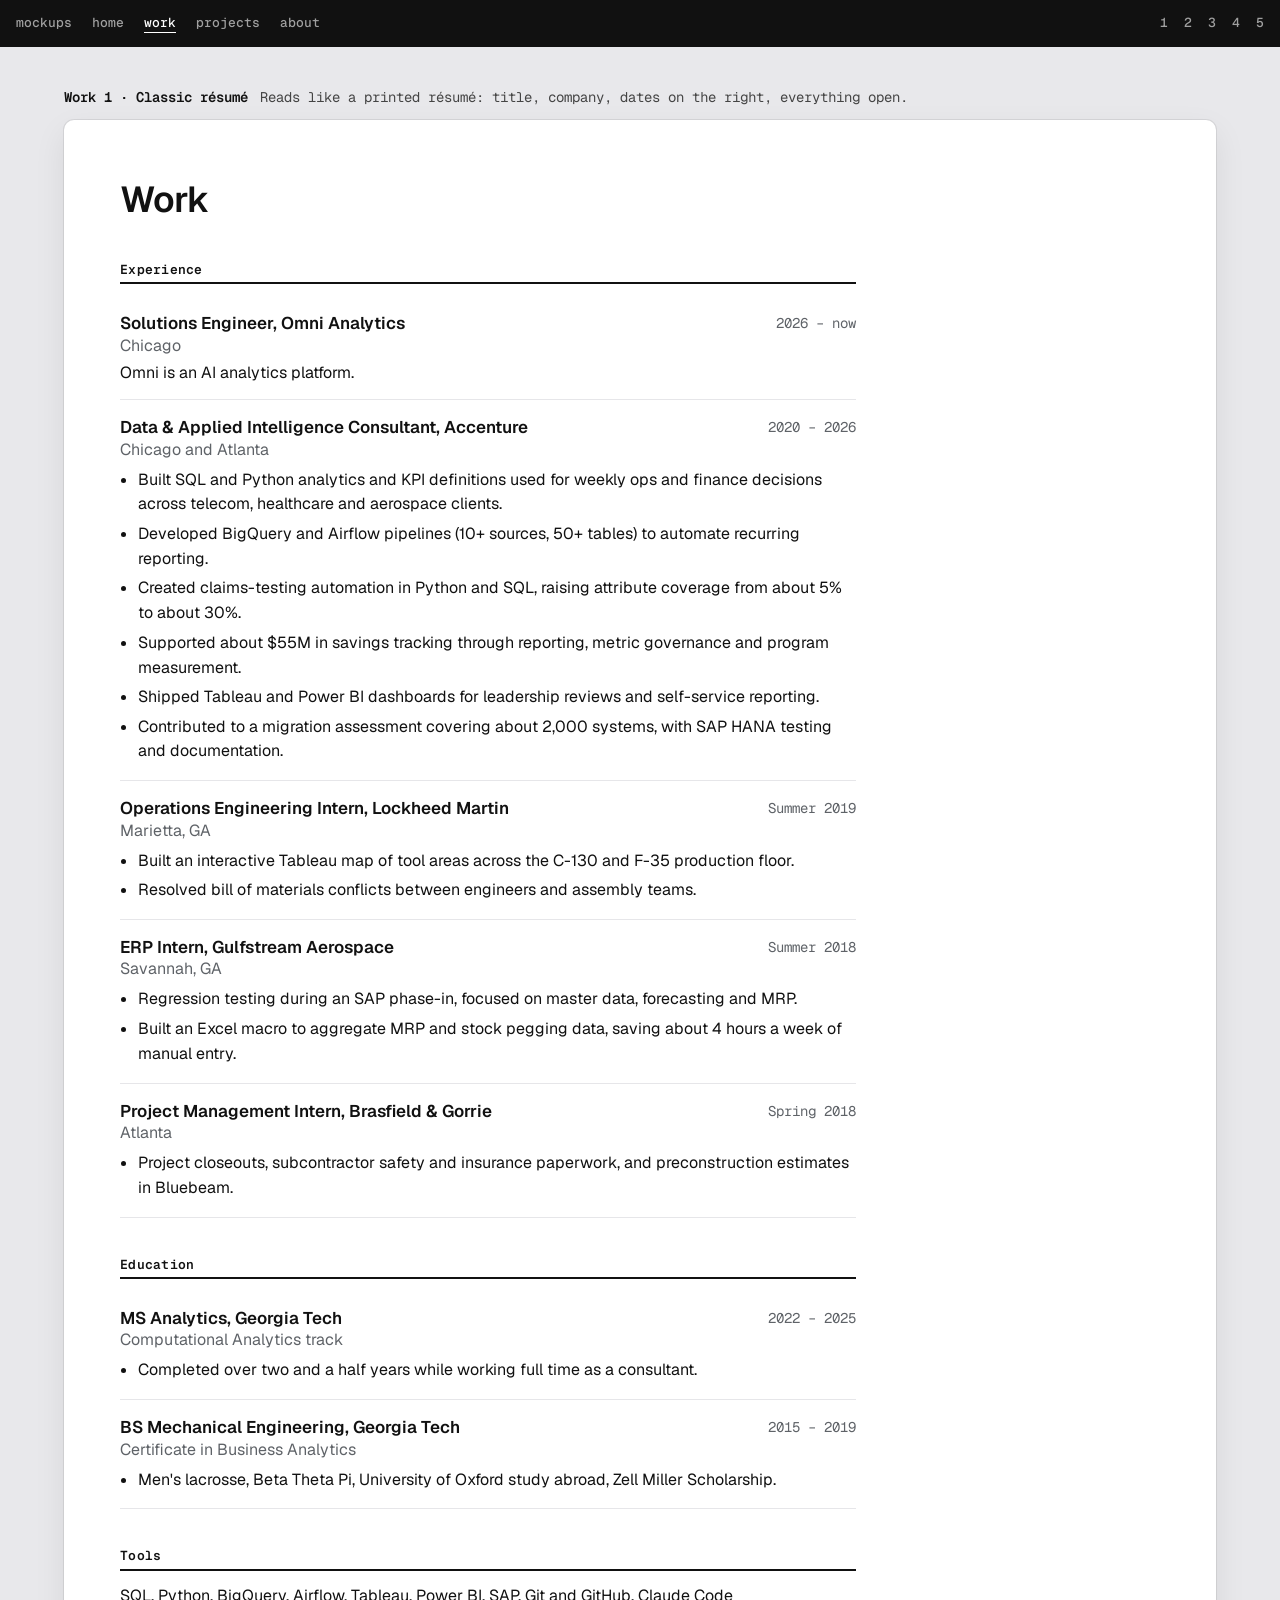
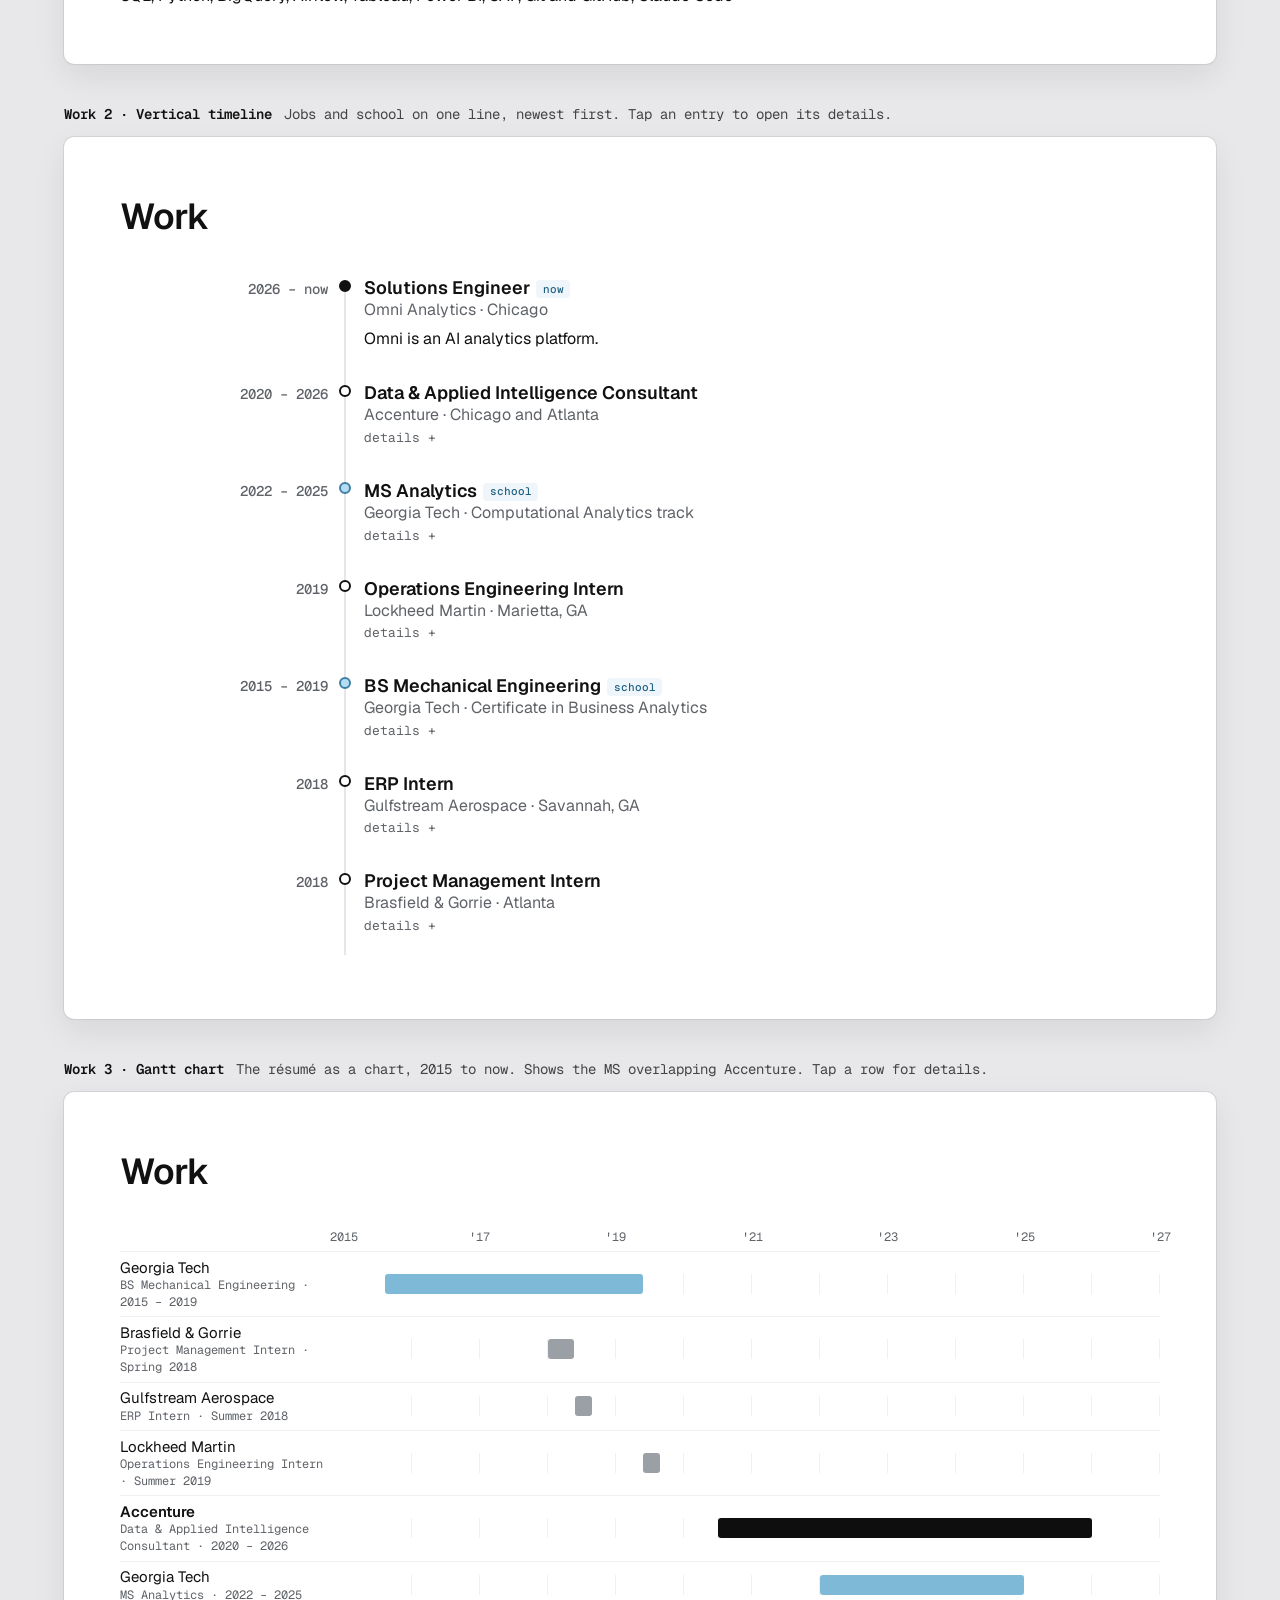
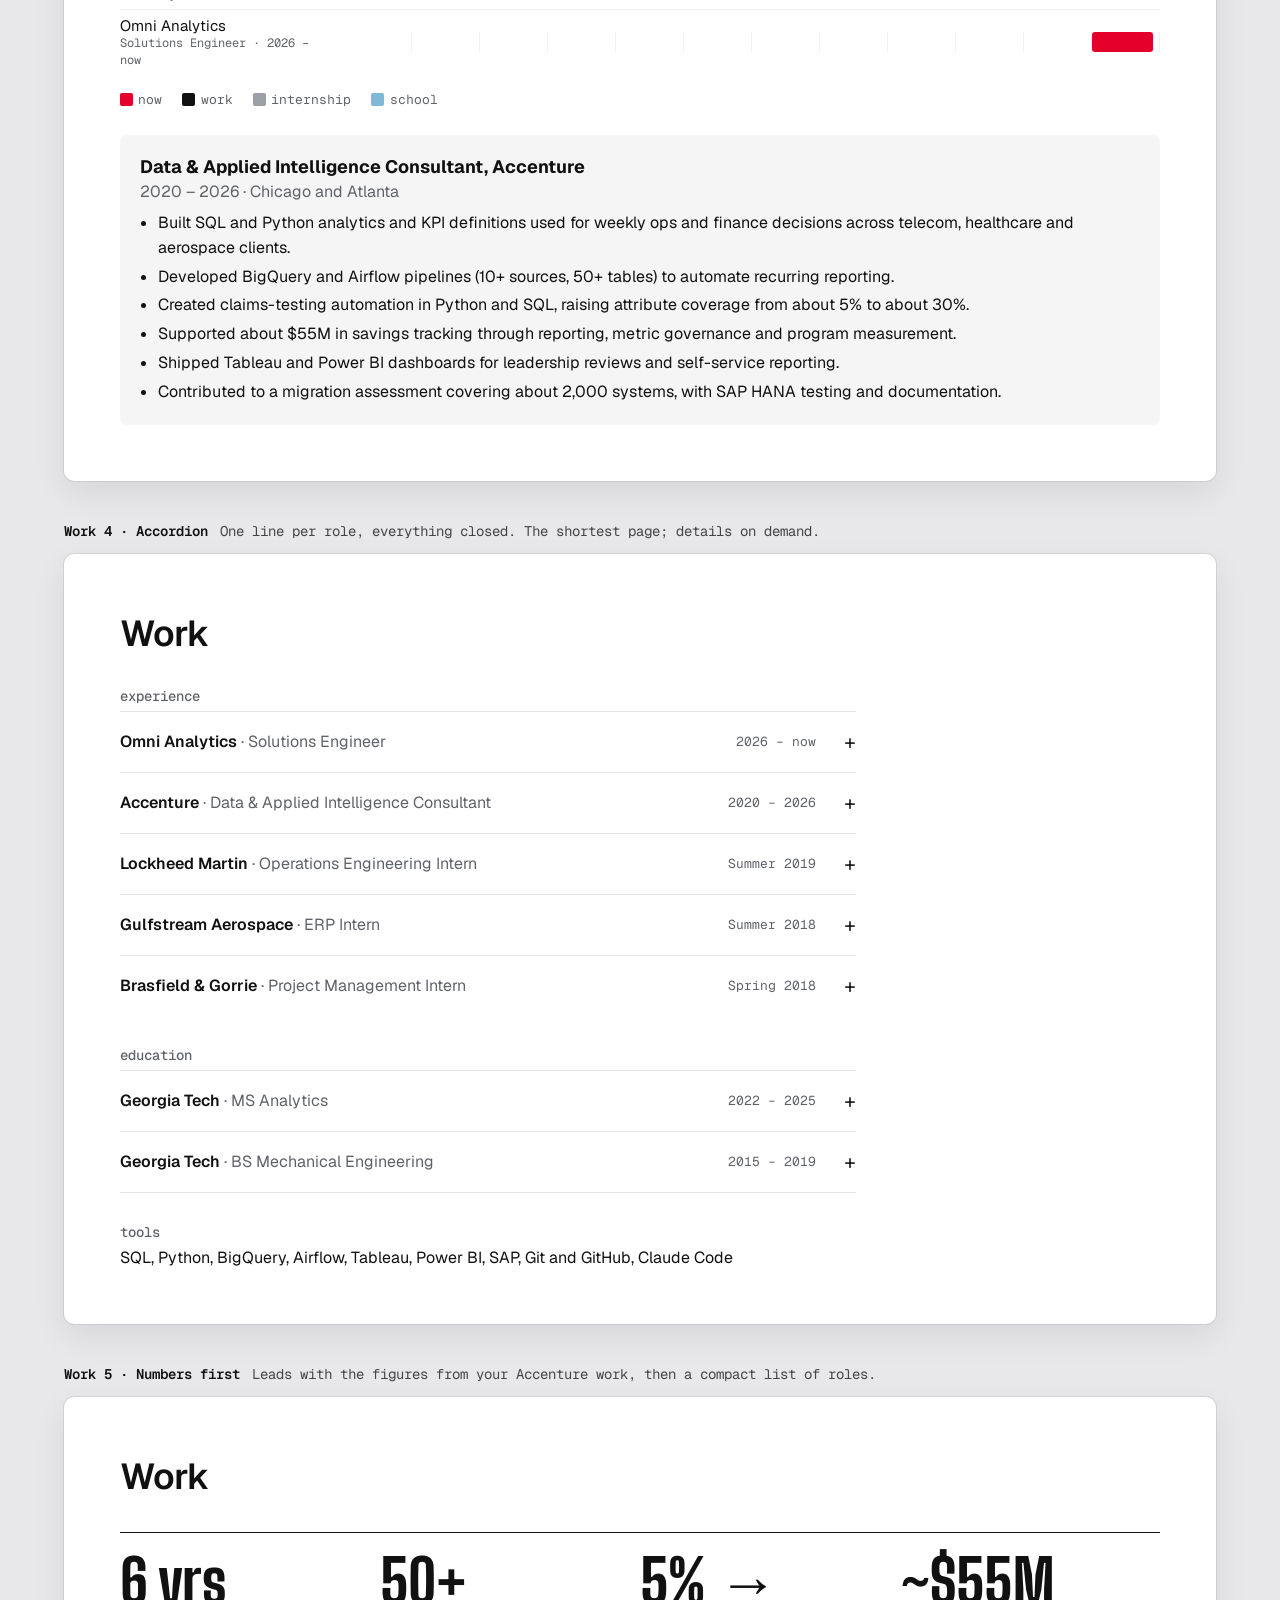
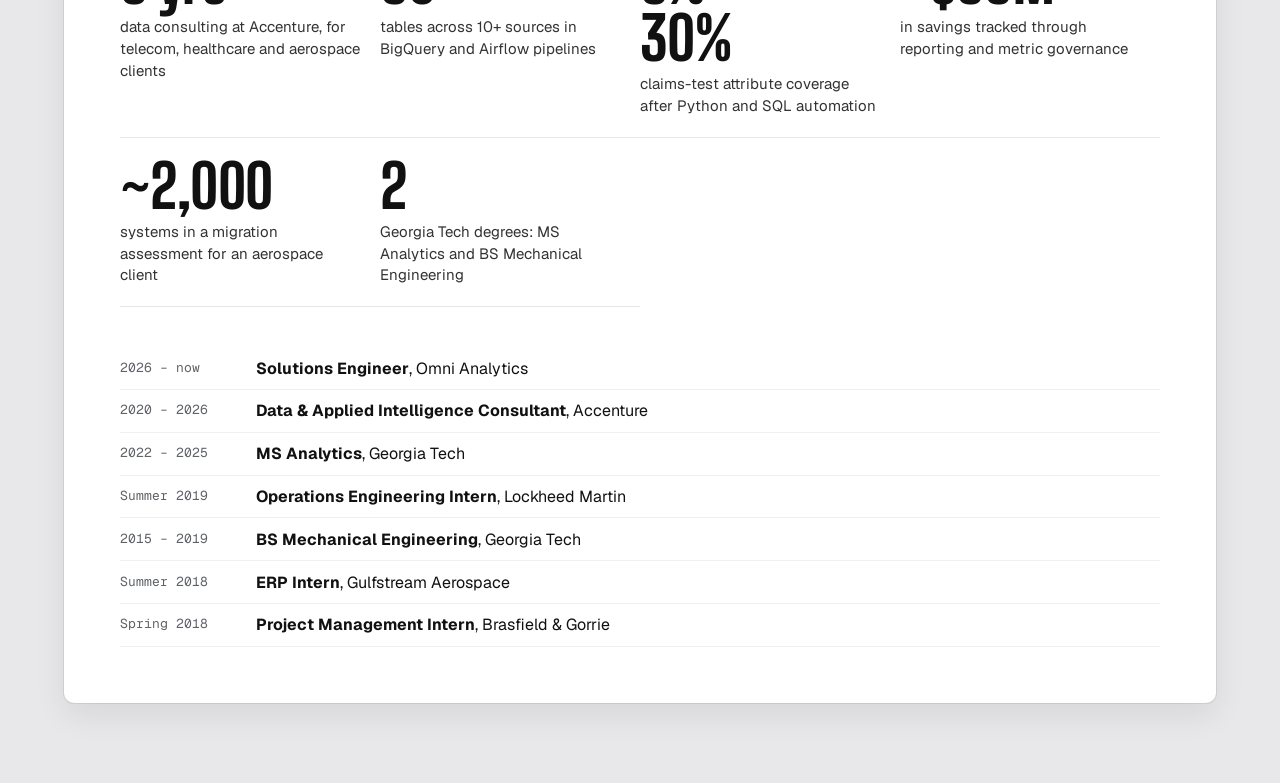
<file: mockups/work.html>
<!doctype html>
<html lang="en">
<head>
<meta charset="utf-8">
<meta name="viewport" content="width=device-width, initial-scale=1">
<meta name="robots" content="noindex">
<title>Mockups: Work</title>
<style>
/* ---------- Mockup frame (shared) ---------- */
@font-face { font-family: "Geist"; src: url(fonts/geist.woff2) format("woff2"); font-weight: 100 900; font-display: swap; }
@font-face { font-family: "Geist Mono"; src: url(fonts/geist-mono.woff2) format("woff2"); font-weight: 100 900; font-display: swap; }
@font-face { font-family: "Big Shoulders Display"; src: url(fonts/big-shoulders-display-800.woff2) format("woff2"); font-weight: 800; font-display: swap; }
@font-face { font-family: "Instrument Serif"; src: url(fonts/instrument-serif-400.woff2) format("woff2"); font-weight: 400; font-display: swap; }
:root { --sans: "Geist", system-ui, sans-serif; --mono: "Geist Mono", ui-monospace, Menlo, monospace; --display: "Big Shoulders Display", "Arial Narrow", sans-serif; --serif: "Instrument Serif", Georgia, serif; }
* { box-sizing: border-box; }
body { margin: 0; background: #e8e8eb; color: #111; font-family: var(--sans); -webkit-font-smoothing: antialiased; }
a { color: inherit; }
h2, h3, h4, p, ul, ol, dl, dd { margin: 0; }
.mk-bar { position: sticky; top: 0; z-index: 50; display: flex; flex-wrap: wrap; align-items: center; gap: 0 1.25rem; padding: .25rem 1rem; background: #111; color: #fff; font: 500 .8125rem/1.4 var(--mono); }
.mk-bar a { display: inline-block; padding: .65rem 0; color: #fff; opacity: .6; text-decoration: none; }
.mk-bar a[aria-current="page"] { opacity: 1; text-decoration: underline; text-underline-offset: .35em; }
.mk-bar .jump { display: flex; gap: 1rem; margin-left: auto; }
.mk { padding: 2.5rem clamp(.75rem, 3vw, 2rem) 0; scroll-margin-top: 3rem; }
.mk-label { display: flex; flex-wrap: wrap; align-items: baseline; gap: .25rem .75rem; max-width: 72rem; margin: 0 auto .75rem; font: 400 .875rem/1.5 var(--mono); color: #444; }
.mk-label b { color: #111; font-weight: 600; }
.mk-frame { max-width: 72rem; margin: 0 auto; overflow: hidden; border-radius: 10px; background: #fff; box-shadow: 0 0 0 1px rgba(0,0,0,.08), 0 12px 32px rgba(0,0,0,.08); }
.mk-end { height: 5rem; }
.pad { padding: clamp(1.5rem, 5vw, 3.5rem); }
.title { font-size: clamp(1.75rem, 4vw, 2.25rem); font-weight: 600; letter-spacing: -.03em; }
@media (prefers-reduced-motion: reduce) { *, *::before, *::after { animation: none !important; transition: none !important; } }

/* ---------- Work 1: classic résumé ---------- */
.w1 { max-width: 46rem; }
.w1 h3.sec { margin: 2.5rem 0 .75rem; padding-bottom: .4rem; border-bottom: 2px solid #111; font: 600 .8125rem/1 var(--mono); letter-spacing: .02em; }
.w1 .r { padding: 1rem 0; border-bottom: 1px solid #e6e6e9; }
.w1 .top { display: flex; flex-wrap: wrap; justify-content: space-between; gap: .1rem 1rem; }
.w1 h4 { font-size: 1.0625rem; font-weight: 600; }
.w1 .d { font: 400 .875rem/1.6 var(--mono); color: #5f6368; }
.w1 .o { color: #5f6368; }
.w1 ul { margin-top: .5rem; padding-left: 1.1rem; line-height: 1.55; }
.w1 li { margin-top: .3rem; }
.w1 .tools { margin-top: .5rem; line-height: 1.6; }

/* ---------- Work 2: vertical timeline ---------- */
.w2 { position: relative; max-width: 52rem; margin: 2rem auto 0; padding: 0; list-style: none; }
.w2::before { content: ""; position: absolute; top: .5rem; bottom: .5rem; left: 7.5rem; width: 2px; background: #e6e6e9; }
.w2 li { position: relative; display: grid; grid-template-columns: 6.5rem minmax(0, 1fr); gap: 2.25rem; padding: .25rem 0 1.75rem; }
.w2 .yr { padding-top: .2rem; text-align: right; font: 500 .875rem/1.4 var(--mono); color: #5f6368; }
.w2 .dot { position: absolute; left: calc(7.5rem - 5px); top: .45rem; width: 12px; height: 12px; border-radius: 50%; background: #fff; border: 2px solid #111; }
.w2 li.school .dot { border-color: #3f7fa3; background: #b3ddf2; }
.w2 li.now .dot { background: #111; }
.w2 details summary { list-style: none; cursor: pointer; }
.w2 details summary::-webkit-details-marker { display: none; }
.w2 h4 { font-size: 1.125rem; font-weight: 600; }
.w2 .o { color: #5f6368; }
.w2 .more { display: inline-block; margin-top: .35rem; font: 400 .8125rem/1 var(--mono); color: #5f6368; }
.w2 details[open] .more { display: none; }
.w2 ul { margin-top: .6rem; padding-left: 1.1rem; line-height: 1.55; }
.w2 li li { display: list-item; padding: 0; margin-top: .3rem; }
.w2 .tag { display: inline-block; margin-left: .4rem; padding: .05rem .4rem; border-radius: 4px; background: #eef6fb; color: #1f5f80; font: 500 .6875rem/1.5 var(--mono); vertical-align: .15em; }
@media (max-width: 40rem) {
  .w2::before { left: 5px; }
  .w2 li { grid-template-columns: minmax(0, 1fr); gap: .2rem; padding-left: 1.75rem; }
  .w2 .yr { text-align: left; }
  .w2 .dot { left: 0; }
}

/* ---------- Work 3: Gantt chart ---------- */
.w3 .chart { margin-top: 2rem; }
.w3 .axis, .w3 .row { display: grid; grid-template-columns: minmax(7rem, 13rem) minmax(0, 1fr); gap: 1rem; align-items: center; }
.w3 .axis .ticks { position: relative; height: 1.5rem; font: 400 .75rem/1 var(--mono); color: #5f6368; }
.w3 .axis .ticks span { position: absolute; top: .25rem; transform: translateX(-50%); }
.w3 .row { width: 100%; min-height: 44px; padding: .35rem 0; border: 0; border-top: 1px solid #f0f0f2; background: none; color: inherit; font: inherit; text-align: left; cursor: pointer; }
.w3 .row:hover .bar, .w3 .row[aria-pressed="true"] .bar { filter: brightness(.85); }
.w3 .row[aria-pressed="true"] .lab { font-weight: 600; }
.w3 .lab { font-size: .9375rem; line-height: 1.3; }
.w3 .lab span { display: block; font: 400 .75rem/1.4 var(--mono); color: #5f6368; }
.w3 .track { position: relative; height: 1.25rem; background: repeating-linear-gradient(90deg, transparent 0, transparent calc(100% / 12 - 1px), #f0f0f2 calc(100% / 12 - 1px), #f0f0f2 calc(100% / 12)); }
.w3 .bar { position: absolute; top: 0; bottom: 0; min-width: 6px; border-radius: 3px; background: #111; transition: filter .2s; }
.w3 .bar.school { background: #7fb9d8; }
.w3 .bar.intern { background: #9aa0a6; }
.w3 .bar.now { background: #e4002b; }
.w3 .key { display: flex; flex-wrap: wrap; gap: .25rem 1.25rem; margin-top: 1rem; font: 400 .8125rem/1.6 var(--mono); color: #5f6368; }
.w3 .key i { display: inline-block; width: .8rem; height: .8rem; margin-right: .35rem; border-radius: 2px; vertical-align: -.1rem; }
.w3 .detail { margin-top: 1.5rem; padding: 1.25rem; border-radius: 8px; background: #f5f5f6; min-height: 9rem; }
.w3 .detail h4 { font-size: 1.125rem; }
.w3 .detail .o { color: #5f6368; margin-top: .15rem; }
.w3 .detail ul { margin-top: .6rem; padding-left: 1.1rem; line-height: 1.55; }
.w3 .detail li { margin-top: .25rem; }
@media (max-width: 40rem) {
  .w3 .axis, .w3 .row { grid-template-columns: minmax(0, 1fr); gap: .3rem; }
  .w3 .axis > div:first-child { display: none; }
}

/* ---------- Work 4: accordion ---------- */
.w4 { max-width: 46rem; margin-top: 1.5rem; }
.w4 h3 { margin: 2rem 0 .5rem; font: 500 .875rem/1 var(--mono); color: #5f6368; }
.w4 details { border-top: 1px solid #e6e6e9; }
.w4 details:last-of-type { border-bottom: 1px solid #e6e6e9; }
.w4 summary { display: grid; grid-template-columns: minmax(0, 1fr) auto 1.5rem; gap: 1rem; align-items: center; min-height: 3.75rem; padding: .5rem 0; cursor: pointer; list-style: none; }
.w4 summary::-webkit-details-marker { display: none; }
.w4 summary::after { content: "+"; font: 400 1.25rem/1 var(--mono); text-align: right; transition: transform .25s; }
.w4 details[open] summary::after { transform: rotate(45deg); }
.w4 .n { font-weight: 600; }
.w4 .n span { font-weight: 400; color: #5f6368; }
.w4 .d { font: 400 .8125rem/1 var(--mono); color: #5f6368; white-space: nowrap; }
.w4 .body { padding: 0 0 1.25rem; line-height: 1.55; animation: w4in .3s ease both; }
.w4 .body ul { padding-left: 1.1rem; }
.w4 .body li { margin-top: .3rem; }
@keyframes w4in { from { opacity: 0; transform: translateY(-4px); } }
@media (max-width: 34rem) { .w4 summary { grid-template-columns: minmax(0, 1fr) 1.5rem; } .w4 .d { grid-column: 1; grid-row: 2; } .w4 summary::after { grid-row: 1; grid-column: 2; } }

/* ---------- Work 5: numbers first ---------- */
.w5 .nums { display: grid; grid-template-columns: repeat(auto-fit, minmax(min(100%, 14rem), 1fr)); gap: 0; margin-top: 2rem; border-top: 1px solid #111; }
.w5 .num { padding: 1.25rem 1.25rem 1.25rem 0; border-bottom: 1px solid #e6e6e9; }
.w5 .num b { display: block; font: 800 clamp(2.5rem, 6vw, 3.75rem)/.95 var(--display); letter-spacing: -.01em; }
.w5 .num span { display: block; margin-top: .4rem; color: #333; line-height: 1.45; font-size: .9375rem; }
.w5 .roles { margin-top: 2.5rem; }
.w5 .roles div { display: grid; grid-template-columns: 7.5rem minmax(0, 1fr); gap: 1rem; padding: .65rem 0; border-bottom: 1px solid #f0f0f2; }
.w5 .roles .d { font: 400 .8125rem/1.6 var(--mono); color: #5f6368; }
@media (max-width: 34rem) { .w5 .roles div { grid-template-columns: minmax(0, 1fr); gap: 0; } }
</style>
</head>
<body>
<nav class="mk-bar" aria-label="Mockups">
  <a href="index.html">mockups</a>
  <a href="home.html">home</a>
  <a href="work.html" aria-current="page">work</a>
  <a href="projects.html">projects</a>
  <a href="about.html">about</a>
  <span class="jump"><a href="#v1">1</a><a href="#v2">2</a><a href="#v3">3</a><a href="#v4">4</a><a href="#v5">5</a></span>
</nav>

<section class="mk" id="v1">
  <div class="mk-label"><b>Work 1 · Classic résumé</b> Reads like a printed résumé: title, company, dates on the right, everything open.</div>
  <div class="mk-frame"><div class="pad"><div class="w1"><h2 class="title">Work</h2><div id="w1"></div></div></div></div>
</section>

<section class="mk" id="v2">
  <div class="mk-label"><b>Work 2 · Vertical timeline</b> Jobs and school on one line, newest first. Tap an entry to open its details.</div>
  <div class="mk-frame"><div class="pad"><h2 class="title">Work</h2><ol class="w2" id="w2"></ol></div></div>
</section>

<section class="mk" id="v3">
  <div class="mk-label"><b>Work 3 · Gantt chart</b> The résumé as a chart, 2015 to now. Shows the MS overlapping Accenture. Tap a row for details.</div>
  <div class="mk-frame"><div class="pad w3"><h2 class="title">Work</h2><div class="chart" id="w3"></div><div class="key"><span><i style="background:#e4002b"></i>now</span><span><i style="background:#111"></i>work</span><span><i style="background:#9aa0a6"></i>internship</span><span><i style="background:#7fb9d8"></i>school</span></div><div class="detail" id="w3d" aria-live="polite"></div></div></div>
</section>

<section class="mk" id="v4">
  <div class="mk-label"><b>Work 4 · Accordion</b> One line per role, everything closed. The shortest page; details on demand.</div>
  <div class="mk-frame"><div class="pad"><h2 class="title">Work</h2><div class="w4" id="w4"></div></div></div>
</section>

<section class="mk" id="v5">
  <div class="mk-label"><b>Work 5 · Numbers first</b> Leads with the figures from your Accenture work, then a compact list of roles.</div>
  <div class="mk-frame"><div class="pad w5"><h2 class="title">Work</h2>
    <div class="nums">
      <div class="num"><b>6 yrs</b><span>data consulting at Accenture, for telecom, healthcare and aerospace clients</span></div>
      <div class="num"><b>50+</b><span>tables across 10+ sources in BigQuery and Airflow pipelines</span></div>
      <div class="num"><b>5% → 30%</b><span>claims-test attribute coverage after Python and SQL automation</span></div>
      <div class="num"><b>~$55M</b><span>in savings tracked through reporting and metric governance</span></div>
      <div class="num"><b>~2,000</b><span>systems in a migration assessment for an aerospace client</span></div>
      <div class="num"><b>2</b><span>Georgia Tech degrees: MS Analytics and BS Mechanical Engineering</span></div>
    </div>
    <div class="roles" id="w5"></div>
  </div></div>
</section>

<div class="mk-end"></div>

<script>
const ROLES = [
  { kind: 'now', start: 2026, end: 2026.9, when: '2026 – now', title: 'Solutions Engineer', org: 'Omni Analytics', where: 'Chicago', note: 'Omni is an AI analytics platform.', bullets: [] },
  { kind: 'work', start: 2020.5, end: 2026, when: '2020 – 2026', title: 'Data & Applied Intelligence Consultant', org: 'Accenture', where: 'Chicago and Atlanta', bullets: [
    'Built SQL and Python analytics and KPI definitions used for weekly ops and finance decisions across telecom, healthcare and aerospace clients.',
    'Developed BigQuery and Airflow pipelines (10+ sources, 50+ tables) to automate recurring reporting.',
    'Created claims-testing automation in Python and SQL, raising attribute coverage from about 5% to about 30%.',
    'Supported about $55M in savings tracking through reporting, metric governance and program measurement.',
    'Shipped Tableau and Power BI dashboards for leadership reviews and self-service reporting.',
    'Contributed to a migration assessment covering about 2,000 systems, with SAP HANA testing and documentation.',
  ] },
  { kind: 'intern', start: 2019.4, end: 2019.65, when: 'Summer 2019', title: 'Operations Engineering Intern', org: 'Lockheed Martin', where: 'Marietta, GA', bullets: [
    'Built an interactive Tableau map of tool areas across the C-130 and F-35 production floor.',
    'Resolved bill of materials conflicts between engineers and assembly teams.',
  ] },
  { kind: 'intern', start: 2018.4, end: 2018.65, when: 'Summer 2018', title: 'ERP Intern', org: 'Gulfstream Aerospace', where: 'Savannah, GA', bullets: [
    'Regression testing during an SAP phase-in, focused on master data, forecasting and MRP.',
    'Built an Excel macro to aggregate MRP and stock pegging data, saving about 4 hours a week of manual entry.',
  ] },
  { kind: 'intern', start: 2018.0, end: 2018.38, when: 'Spring 2018', title: 'Project Management Intern', org: 'Brasfield & Gorrie', where: 'Atlanta', bullets: [
    'Project closeouts, subcontractor safety and insurance paperwork, and preconstruction estimates in Bluebeam.',
  ] },
];
const EDU = [
  { kind: 'school', start: 2022, end: 2025, when: '2022 – 2025', title: 'MS Analytics', org: 'Georgia Tech', where: 'Computational Analytics track', bullets: ['Completed over two and a half years while working full time as a consultant.'] },
  { kind: 'school', start: 2015.6, end: 2019.4, when: '2015 – 2019', title: 'BS Mechanical Engineering', org: 'Georgia Tech', where: 'Certificate in Business Analytics', bullets: ["Men's lacrosse, Beta Theta Pi, University of Oxford study abroad, Zell Miller Scholarship."] },
];
const TOOLS = 'SQL, Python, BigQuery, Airflow, Tableau, Power BI, SAP, Git and GitHub, Claude Code';
const esc = (s) => s.replace(/&/g, '&amp;').replace(/</g, '&lt;');
const list = (b) => b.length ? '<ul>' + b.map((x) => '<li>' + esc(x) + '</li>').join('') + '</ul>' : '';

// Work 1
document.getElementById('w1').innerHTML =
  '<h3 class="sec">Experience</h3>' +
  ROLES.map((r) => `<div class="r"><div class="top"><h4>${esc(r.title)}, ${esc(r.org)}</h4><span class="d">${r.when}</span></div><p class="o">${esc(r.where)}</p>${r.note ? '<p style="margin-top:.4rem">' + esc(r.note) + '</p>' : ''}${list(r.bullets)}</div>`).join('') +
  '<h3 class="sec">Education</h3>' +
  EDU.map((r) => `<div class="r"><div class="top"><h4>${esc(r.title)}, ${esc(r.org)}</h4><span class="d">${r.when}</span></div><p class="o">${esc(r.where)}</p>${list(r.bullets)}</div>`).join('') +
  `<h3 class="sec">Tools</h3><p class="tools">${TOOLS}</p>`;

// Work 2: merge jobs and school, newest first
const all = [...ROLES, ...EDU].sort((a, b) => b.end - a.end);
document.getElementById('w2').innerHTML = all.map((r) => `
  <li class="${r.kind}">
    <span class="yr">${r.when.replace('Summer ', '').replace('Spring ', '')}</span><span class="dot" aria-hidden="true"></span>
    <details${r.kind === 'now' ? ' open' : ''}>
      <summary><h4>${esc(r.title)}${r.kind === 'school' ? '<span class="tag">school</span>' : r.kind === 'now' ? '<span class="tag">now</span>' : ''}</h4><p class="o">${esc(r.org)} · ${esc(r.where)}</p>${(r.bullets.length || r.note) ? '<span class="more">details +</span>' : ''}</summary>
      ${r.note ? '<p style="margin-top:.5rem">' + esc(r.note) + '</p>' : ''}${list(r.bullets)}
    </details>
  </li>`).join('');

// Work 3: Gantt
const Y0 = 2015, Y1 = 2027, span = Y1 - Y0;
const pct = (y) => ((y - Y0) / span) * 100;
const rows = [...EDU.slice().reverse(), ...ROLES.slice().reverse()].sort((a, b) => a.start - b.start);
const ticks = []; for (let y = Y0; y <= Y1; y += 2) ticks.push(`<span style="left:${pct(y)}%">${String(y).slice(2) === '15' ? y : "'" + String(y).slice(2)}</span>`);
document.getElementById('w3').innerHTML =
  `<div class="axis"><div></div><div class="ticks" aria-hidden="true">${ticks.join('')}</div></div>` +
  rows.map((r, i) => `<button type="button" class="row" data-i="${i}" aria-pressed="false"><span class="lab">${esc(r.org)}<span>${esc(r.title)} · ${r.when}</span></span><span class="track" aria-hidden="true"><span class="bar ${r.kind}" style="left:${pct(r.start)}%;width:${pct(r.end) - pct(r.start)}%"></span></span></button>`).join('');
const w3d = document.getElementById('w3d');
function pick(i) {
  const r = rows[i];
  document.querySelectorAll('#w3 .row').forEach((b) => b.setAttribute('aria-pressed', String(b.dataset.i == i)));
  w3d.innerHTML = `<h4>${esc(r.title)}, ${esc(r.org)}</h4><p class="o">${r.when} · ${esc(r.where)}</p>${r.note ? '<p style="margin-top:.5rem">' + esc(r.note) + '</p>' : ''}${list(r.bullets)}`;
}
document.querySelectorAll('#w3 .row').forEach((b) => b.addEventListener('click', () => pick(b.dataset.i)));
pick(rows.findIndex((r) => r.org === 'Accenture'));

// Work 4: accordion
const acc = (r) => `<details><summary><span class="n">${esc(r.org)} <span>· ${esc(r.title)}</span></span><span class="d">${r.when}</span></summary><div class="body"><p style="color:#5f6368">${esc(r.where)}</p>${r.note ? '<p style="margin-top:.4rem">' + esc(r.note) + '</p>' : ''}${list(r.bullets)}</div></details>`;
document.getElementById('w4').innerHTML = '<h3>experience</h3>' + ROLES.map(acc).join('') + '<h3>education</h3>' + EDU.map(acc).join('') + `<h3>tools</h3><p>${TOOLS}</p>`;

// Work 5: compact list under the numbers
document.getElementById('w5').innerHTML = [...ROLES, ...EDU].sort((a, b) => b.end - a.end)
  .map((r) => `<div><span class="d">${r.when}</span><span><b>${esc(r.title)}</b>, ${esc(r.org)}</span></div>`).join('');
</script>
</body>
</html>
</file>
<file: assets/style.css>
/* willyclayton.com: one page, four tabs, no framework. */

@font-face {
  font-family: "Geist";
  src: url("/assets/fonts/geist-latin-wght-normal.woff2") format("woff2");
  font-weight: 100 900;
  font-display: swap;
}
@font-face {
  font-family: "Geist Mono";
  src: url("/assets/fonts/geist-mono-latin-wght-normal.woff2") format("woff2");
  font-weight: 100 900;
  font-display: swap;
}

:root {
  --bg: #ffffff;
  --fg: #111113;
  --muted: #5f6368;
  --line: #e6e6e9;
  --link: #b3ddf2;
  --caret: #e4002b;
  --sans: "Geist", ui-sans-serif, system-ui, -apple-system, "Segoe UI", sans-serif;
  --mono: "Geist Mono", ui-monospace, SFMono-Regular, Menlo, Consolas, monospace;
  --ease: cubic-bezier(.16, 1, .3, 1);
  --bar-h: 4rem;
  --gutter: clamp(1.25rem, 5vw, 3rem);
  color-scheme: light;
}
@media (prefers-color-scheme: dark) {
  :root:not([data-theme="light"]) {
    --bg: #0b0b0c; --fg: #ededee; --muted: #a1a1aa; --line: #26262a; --link: #3f7fa3;
    color-scheme: dark;
  }
}
:root[data-theme="dark"] {
  --bg: #0b0b0c; --fg: #ededee; --muted: #a1a1aa; --line: #26262a; --link: #3f7fa3;
  color-scheme: dark;
}

*, *::before, *::after { box-sizing: border-box; }

html {
  -webkit-text-size-adjust: 100%;
  text-size-adjust: 100%;
  scroll-padding-top: calc(var(--bar-h) + 1rem);
}

body {
  margin: 0;
  min-height: 100vh;
  min-height: 100dvh;
  display: flex;
  flex-direction: column;
  background: var(--bg);
  color: var(--fg);
  font-family: var(--sans);
  font-size: 1.0625rem;
  line-height: 1.6;
  -webkit-font-smoothing: antialiased;
}

svg { display: block; }
h1, h2, p, ul, blockquote { margin: 0; }
h1, h2 { line-height: 1.2; }

a {
  color: inherit;
  text-decoration-line: underline;
  text-decoration-color: var(--link);
  text-decoration-thickness: .16em;
  text-underline-offset: .2em;
  text-decoration-skip-ink: none;
}
a:hover { text-decoration-color: currentColor; }

:focus-visible { outline: 2px solid var(--fg); outline-offset: 3px; border-radius: 3px; }

.sr-only {
  position: absolute; width: 1px; height: 1px; overflow: hidden;
  clip-path: inset(50%); white-space: nowrap;
}

.skip {
  position: absolute; left: 1rem; top: -4rem; z-index: 100;
  padding: .75rem 1rem; background: var(--fg); color: var(--bg); text-decoration: none;
}
.skip:focus { top: 1rem; }

/* ---------- Top bar: the four tabs ---------- */

.bar {
  position: sticky;
  top: 0;
  z-index: 20;
  display: flex;
  align-items: center;
  height: var(--bar-h);
  /* Line the tabs up with the content column on wide screens. */
  padding: env(safe-area-inset-top) max(var(--gutter), calc((100% - 46rem) / 2 + var(--gutter))) 0;
  background: color-mix(in srgb, var(--bg) 85%, transparent);
  -webkit-backdrop-filter: blur(12px);
  backdrop-filter: blur(12px);
  border-bottom: 1px solid transparent;
  font-family: var(--mono);
  font-size: .9375rem;
  transition: border-color .3s;
}
.bar.scrolled { border-bottom-color: var(--line); }

.tabs { position: relative; display: flex; gap: 1.5rem; }
.tabs a {
  display: inline-flex;
  align-items: center;
  min-height: 44px;
  color: var(--muted);
  text-decoration: none;
  transition: color .25s;
}
.tabs a:hover, .tabs a[aria-current="page"] { color: var(--fg); }
/* The line under the current tab glides to the new one. main.js positions it. */
.tabs .ink {
  position: absolute;
  left: 0;
  bottom: 6px;
  width: 0;
  height: 1px;
  background: var(--fg);
  transition: transform .5s var(--ease), width .5s var(--ease);
  pointer-events: none;
}

/* ---------- Panels ---------- */

main {
  flex: 1;
  display: flex;
  flex-direction: column;
  width: 100%;
  max-width: 46rem;
  margin: 0 auto;
  padding: clamp(2rem, 6vw, 4rem) var(--gutter) 4rem;
}

/* A big scroll margin means opening a link like /#work lands at the top of the page. */
.panel { scroll-margin-top: 100vh; }
/* Without JavaScript every section shows, one after another. */
.panel + .panel { margin-top: 5rem; }
.js .panel + .panel { margin-top: 0; }
.js .panel[hidden]:not([hidden="until-found"]) { display: none; }
/* hidden="until-found" keeps closed tabs searchable with Ctrl+F; collapse their boxes. */
.js .panel[hidden="until-found"] { flex: none !important; min-height: 0 !important; margin: 0 !important; padding: 0 !important; }
/* Headings get focus after a tab switch so screen readers land there; no ring needed. */
main:focus, .panel [tabindex="-1"]:focus { outline: none; }

/* Tab change: each piece comes in from a soft blur, one after another. */
.panel.entering > * {
  animation: materialize .7s var(--ease) both;
  animation-delay: calc(var(--i, 0) * 70ms);
}
@keyframes materialize {
  from { opacity: 0; filter: blur(10px); transform: translateY(10px); }
  to { opacity: 1; filter: blur(0); transform: none; }
}

.panel-title {
  margin-bottom: 1.75rem;
  font-family: var(--mono);
  font-size: .875rem;
  font-weight: 400;
  letter-spacing: .02em;
  color: var(--muted);
  text-transform: lowercase;
}

/* ---------- Home: just the hello, centered ---------- */

.js #home:not([hidden]) { flex: 1; display: flex; align-items: center; justify-content: center; padding-bottom: 4rem; }
/* As wide as the longest line, so the block never shifts while it types. */
.hero {
  display: flex;
  flex-direction: column;
  align-items: flex-start;
  width: min(100%, 22ch);
  font-family: var(--mono);
  font-size: clamp(1.75rem, 6vw, 3.25rem);
}
.type { font: inherit; line-height: 1.25; letter-spacing: -.03em; }
.type-static { display: block; color: var(--muted); }
/* Room for the longest line ("a really really amateur photographer.") so nothing jumps. */
.type-line { display: block; min-height: 3.75em; }
@media (min-width: 40rem) { .type-line { min-height: 2.5em; } }
/* The caret is a zero-width border so it never adds a line-break point. */
/* The caret is taken out of the text flow (absolute, at its natural spot right
   after the typed text), so no browser can break a line at it. Safari treated
   the old inline caret as a break point and bumped half-typed words down. */
.caret {
  position: absolute;
  width: .085em;
  height: 1em;
  margin: .13em 0 0 .06em;
  background: var(--caret);
  animation: blink 1.06s steps(1) infinite;
}
/* Solid while typing, blinking while it waits, then three blinks and still. */
.type.typing .caret { animation: none; }
.type.done .caret { animation: blink 1.06s steps(1) 3; }
@keyframes blink { 50% { background-color: transparent; } }
/* The not-yet-typed part keeps its space so words never jump lines mid-type. */
.rest { visibility: hidden; }

.type-toggle {
  min-height: 44px;
  margin-left: -.5rem;
  padding: 0 .5rem;
  border: 0;
  background: none;
  color: var(--muted);
  font-family: var(--mono);
  font-size: .8125rem;
  cursor: pointer;
  opacity: .6;
  transition: opacity .2s;
}
.type-toggle:hover { opacity: 1; color: var(--fg); }
html:not(.js) .type-toggle { display: none; }

/* ---------- Rows you tap open (Work, Projects, About) ---------- */

.rows { border-top: 1px solid var(--line); }
.row { border-bottom: 1px solid var(--line); }
.row summary {
  display: flex;
  align-items: baseline;
  gap: 1rem;
  min-height: 3.5rem;
  padding: 1rem 0;
  cursor: pointer;
  list-style: none;
  transition: padding-left .4s var(--ease);
}
.row summary::-webkit-details-marker { display: none; }
.row summary:hover { padding-left: .4rem; }
.row .n { flex: 1; font-weight: 500; letter-spacing: -.01em; }
.row .y { font-family: var(--mono); font-size: .8125rem; color: var(--muted); }
/* A plus that turns into an x. */
.row summary::after {
  content: "";
  flex: none;
  align-self: center;
  width: .7rem;
  height: .7rem;
  background:
    linear-gradient(var(--muted), var(--muted)) center / 100% 1px no-repeat,
    linear-gradient(var(--muted), var(--muted)) center / 1px 100% no-repeat;
  transition: transform .45s var(--ease);
}
.row[open] > summary::after { transform: rotate(45deg); }
.row[open] > summary .n { color: var(--fg); }

.body {
  padding: 0 0 1.25rem;
  max-width: 36rem;
  color: var(--muted);
  animation: materialize .55s var(--ease) both;
}
.body p + p, .body p + ul, .body ul + p { margin-top: .5rem; }
.body ul { padding-left: 1.1rem; }
.body li { margin-top: .25rem; }
.meta { display: flex; gap: 1.25rem; font-family: var(--mono); font-size: .875rem; }
.meta a { display: inline-block; padding: .6rem 0; color: var(--fg); }

/* ---------- About ---------- */

.bio { margin-bottom: 2rem; font-size: clamp(1.25rem, 1.1rem + .6vw, 1.5rem); letter-spacing: -.01em; }

.quote-list { padding: 0; list-style: none; }
.quote-list blockquote { color: var(--fg); }
.who { margin-top: .4rem; font-family: var(--mono); font-size: .8125rem; }
/* With JS: one quote at a time. */
.js .quotes.deck .quote-list li { display: none; }
.js .quotes.deck .quote-list li.on { display: block; min-height: 6.5rem; animation: materialize .5s var(--ease) both; }
.deck-controls { margin-top: .25rem; font-family: var(--mono); font-size: .875rem; }
.deck-controls button {
  min-height: 44px;
  padding: 0;
  border: 0;
  background: none;
  color: var(--fg);
  font: inherit;
  text-decoration: underline;
  text-decoration-color: var(--link);
  text-decoration-thickness: .16em;
  text-underline-offset: .25em;
  cursor: pointer;
}
.fine { margin-top: .5rem; font-size: .8125rem; }

/* ---------- Footer ---------- */

.foot {
  display: flex;
  justify-content: space-between;
  align-items: center;
  flex-wrap: wrap;
  gap: 0 1rem;
  width: 100%;
  max-width: 46rem;
  margin: 0 auto;
  padding: 1rem var(--gutter) calc(1.5rem + env(safe-area-inset-bottom));
  font-family: var(--mono);
  font-size: .8125rem;
  color: var(--muted);
}
.foot-links { display: flex; align-items: center; gap: 1rem; }
.foot-links a { display: inline-block; padding: .8rem 0; }

.theme {
  display: inline-grid;
  place-items: center;
  width: 44px;
  height: 44px;
  margin: 0 -.8rem 0 -.5rem;
  border: 0;
  background: none;
  color: var(--muted);
  cursor: pointer;
}
.theme:hover { color: var(--fg); }
.theme svg { width: 18px; height: 18px; fill: none; stroke: currentColor; stroke-width: 1.6; stroke-linecap: round; transition: transform .6s var(--ease); }
.theme:hover svg { transform: rotate(45deg); }
.theme .moon { display: none; }
:root[data-theme="dark"] .theme .sun { display: none; }
:root[data-theme="dark"] .theme .moon { display: inline; }
@media (prefers-color-scheme: dark) {
  :root:not([data-theme="light"]) .theme .sun { display: none; }
  :root:not([data-theme="light"]) .theme .moon { display: inline; }
}

/* ---------- Phones ---------- */

@media (max-width: 40rem) {
  :root { --bar-h: 3.25rem; }
  .tabs { flex: 1; justify-content: space-between; gap: 0; }
  .hero { font-size: clamp(1.75rem, 8.4vw, 2.25rem); }
}

/* ---------- Motion preferences ----------
   Slides and blurs turn off. The typewriter still types: it changes text, it doesn't move. */
@media (prefers-reduced-motion: reduce) {
  .panel.entering > *, .body, .js .quotes.deck .quote-list li.on { animation: none !important; }
  .tabs .ink, .row summary, .row summary::after, .theme svg { transition: none !important; }
}

@media print {
  .bar, .deck-controls, .foot, .skip, .type-toggle { display: none !important; }
  .js .panel[hidden] { display: block !important; content-visibility: visible !important; }
  .panel + .panel { margin-top: 2rem !important; }
}

/* ---------- Projects: screenshot, facts, folders ---------- */
.shot { display: block; margin-bottom: .75rem; overflow: hidden; border: 1px solid var(--line); border-radius: 8px; background: var(--line); }
.shot img { display: block; width: 100%; height: auto; aspect-ratio: 16 / 10; transition: transform .6s var(--ease); }
.shot:hover img { transform: scale(1.02); }
.facts { margin: .6rem 0 0; font-size: .875rem; }
.facts div { display: flex; gap: .75rem; padding: .15rem 0; }
.facts dt { flex: none; width: 5.5rem; font-family: var(--mono); font-size: .8125rem; }
.facts dd { margin: 0; color: var(--fg); }
@media (prefers-reduced-motion: reduce) { .sub, .shot img { animation: none !important; transition: none !important; } }

/* ---------- Work: second group label (education) and course lists ---------- */
.group {
  margin: 3rem 0 1rem;
  font-family: var(--mono);
  font-size: .875rem;
  font-weight: 400;
  letter-spacing: .02em;
  color: var(--muted);
}
.body .courses {
  margin-top: .75rem;
  padding: 0;
  list-style: none;
  columns: 2 13rem;
  column-gap: 1.5rem;
  font-size: .875rem;
}
.body .courses li { margin: 0; padding: .2rem 0; break-inside: avoid; }

/* ---------- Georgia Tech yellow jacket ---------- */
.buzz {
  position: fixed;
  z-index: 50;
  width: 64px;
  height: 64px;
  margin: -32px 0 0 -32px;
  pointer-events: none;
  animation: buzz-up var(--dur, 2s) cubic-bezier(.3, .1, .3, 1) forwards;
}
.buzz img { display: block; width: 100%; height: 100%; object-fit: contain; animation: buzz-wobble .35s ease-in-out infinite alternate; }
@keyframes buzz-up {
  0% { opacity: 0; transform: translate(0, 10px) scale(.5); }
  12% { opacity: 1; transform: translate(0, -20px) scale(1.1); }
  100% { opacity: 0; transform: translate(var(--drift), -100vh) scale(.9) rotate(var(--spin)); }
}
@keyframes buzz-wobble { from { transform: rotate(-8deg); } to { transform: rotate(8deg); } }
.body b { color: var(--fg); font-weight: 600; }

/* Camera icon on the Photography row. */
.ico { display: inline-block; width: 1.05em; height: 1.05em; margin-right: .45em; vertical-align: -.15em; fill: none; stroke: currentColor; stroke-width: 1.7; stroke-linejoin: round; }

/* ---------- Projects: name + one-line hook, featured thumbnails ---------- */
.proj summary { align-items: center; gap: .9rem; padding: .85rem 0; }
.proj .t { flex: 1; min-width: 0; display: flex; flex-direction: column; }
.proj .n { flex: none; }
.hook { margin-top: .1rem; color: var(--muted); font-size: .9375rem; line-height: 1.4; }
.thumb {
  flex: none;
  width: 96px;
  height: 60px;
  object-fit: cover;
  object-position: top;
  border: 1px solid var(--line);
  border-radius: 6px;
  background: var(--line);
  transition: transform .4s var(--ease);
}
.proj summary:hover .thumb { transform: scale(1.04); }
.proj[open] > summary .thumb { opacity: 0; width: 0; margin-right: -.9rem; border: 0; }
.group.first { margin-top: 0; }
#projects .group { display: flex; align-items: center; }
@media (max-width: 40rem) { .thumb { width: 72px; height: 45px; } }

/* ---------- About: reach out ---------- */
.reach { margin-top: 3.5rem; }
.reach p { max-width: 30rem; font-size: clamp(1.125rem, 1rem + .5vw, 1.375rem); letter-spacing: -.01em; }
.reach-links { display: flex; flex-wrap: wrap; gap: 0 1.75rem; margin: 1rem 0 0; padding: 0; list-style: none; font-family: var(--mono); font-size: 1rem; }
.reach-links a { display: inline-block; padding: .6rem 0; }
/* Hidden until the line is on screen, then each link fades up in turn. */
.js .reach-links li { opacity: 0; transform: translateY(8px); filter: blur(6px); transition: opacity .9s var(--ease), transform .9s var(--ease), filter .9s var(--ease); }
.js .reach.shown .reach-links li { opacity: 1; transform: none; filter: none; }
.js .reach.shown .reach-links li:nth-child(1) { transition-delay: var(--links, 3.4s); }
.js .reach.shown .reach-links li:nth-child(2) { transition-delay: calc(var(--links, 3.4s) + .6s); }
@media (prefers-reduced-motion: reduce) { .js .reach-links li { opacity: 1; transform: none; filter: none; transition: none; } }
.reach-links a { display: inline-flex; align-items: center; gap: .5rem; }
.reach-links .logo { width: 1.15em; height: 1.15em; fill: currentColor; flex: none; }
.reach-links .logo.outline { fill: none; stroke: currentColor; stroke-width: 1.7; stroke-linejoin: round; width: 1.3em; height: 1.3em; }

/* ---------- About: hand-drawn highlighter ---------- */
/* A wobbly marker stroke (SVG, stretched to fit) that sweeps left to right. */
.hl {
  color: inherit;
  padding: .05em .4em;
  margin: 0 -.4em;
  background-color: transparent;
  background-image: url("data:image/svg+xml,%3Csvg xmlns='http://www.w3.org/2000/svg' viewBox='0 0 100 20' preserveAspectRatio='none'%3E%3Cpath d='M1.5 5.5C14 3.2 28 4.6 41 3.4S67 2.8 80 3.9 95 3.1 98.6 4.6L97.4 9.8 99 16.1C86 17.8 72 15.9 58 17.2S31 16.4 18 17.6 4.5 16.2 1.2 15.9L.4 10.4Z' fill='%23ffd84a' fill-opacity='.75'/%3E%3C/svg%3E");
  background-repeat: no-repeat;
  background-position: 0 55%;
  background-size: 0% 92%;
  -webkit-box-decoration-break: clone;
  box-decoration-break: clone;
  /* Each line is its own mark; main.js sets --d (duration) and --w (start) so
     the pen finishes one line before starting the next. */
  transition: background-size var(--d, 1.6s) cubic-bezier(.45, .1, .4, 1) var(--w, .4s), color .45s ease calc(var(--w, .4s) + var(--d, 1.6s) * .55);
}
.reach:not(.shown) .hl { transition: none; }
.reach.shown .hl { background-size: 100% 92%; }
/* Dark theme: text goes dark under the yellow so it stays readable. */
:root[data-theme="dark"] .hl { background-image: url("data:image/svg+xml,%3Csvg xmlns='http://www.w3.org/2000/svg' viewBox='0 0 100 20' preserveAspectRatio='none'%3E%3Cpath d='M1.5 5.5C14 3.2 28 4.6 41 3.4S67 2.8 80 3.9 95 3.1 98.6 4.6L97.4 9.8 99 16.1C86 17.8 72 15.9 58 17.2S31 16.4 18 17.6 4.5 16.2 1.2 15.9L.4 10.4Z' fill='%23ffd84a'/%3E%3C/svg%3E"); }
:root[data-theme="dark"] .reach.shown .hl { color: #111113; }
@media (prefers-color-scheme: dark) {
  :root:not([data-theme="light"]) .hl { background-image: url("data:image/svg+xml,%3Csvg xmlns='http://www.w3.org/2000/svg' viewBox='0 0 100 20' preserveAspectRatio='none'%3E%3Cpath d='M1.5 5.5C14 3.2 28 4.6 41 3.4S67 2.8 80 3.9 95 3.1 98.6 4.6L97.4 9.8 99 16.1C86 17.8 72 15.9 58 17.2S31 16.4 18 17.6 4.5 16.2 1.2 15.9L.4 10.4Z' fill='%23ffd84a'/%3E%3C/svg%3E"); }
  :root:not([data-theme="light"]) .reach.shown .hl { color: #111113; }
}
@media (prefers-reduced-motion: reduce) { .hl { transition: none; } }
</file>
